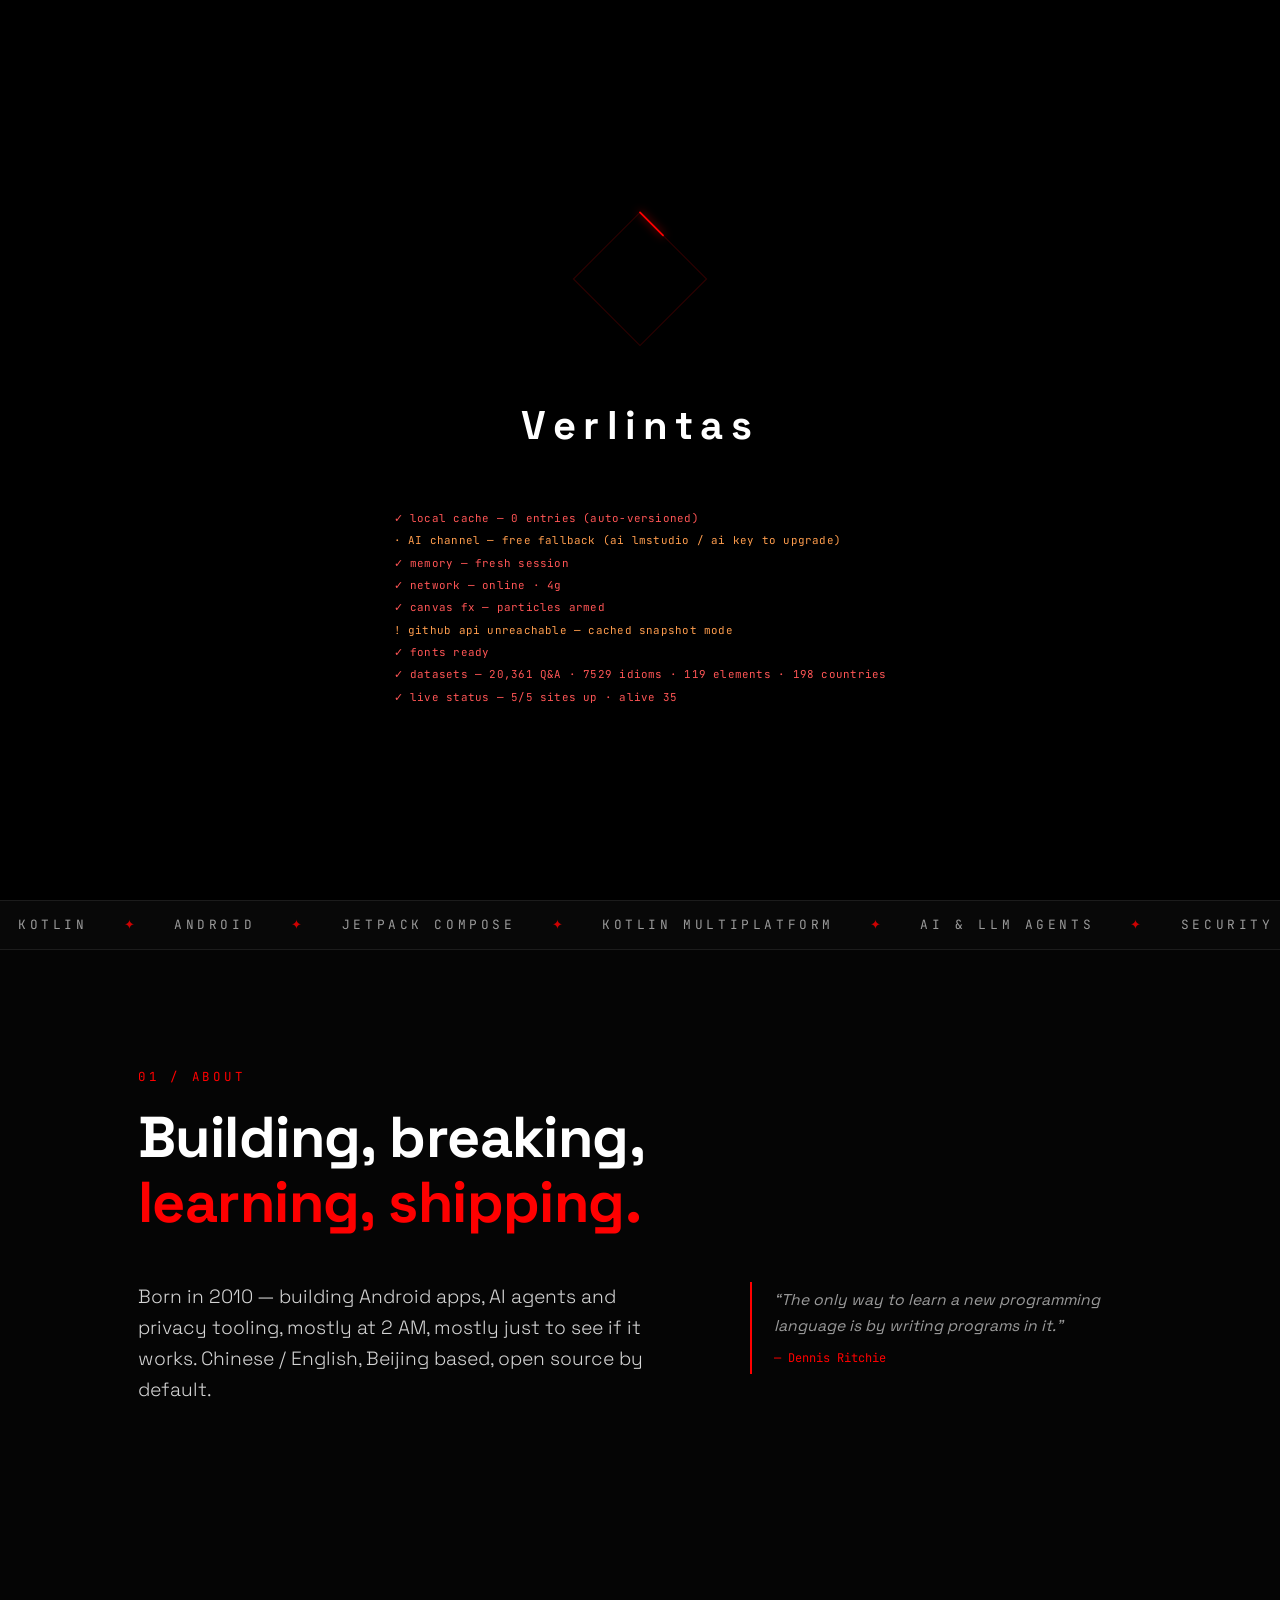
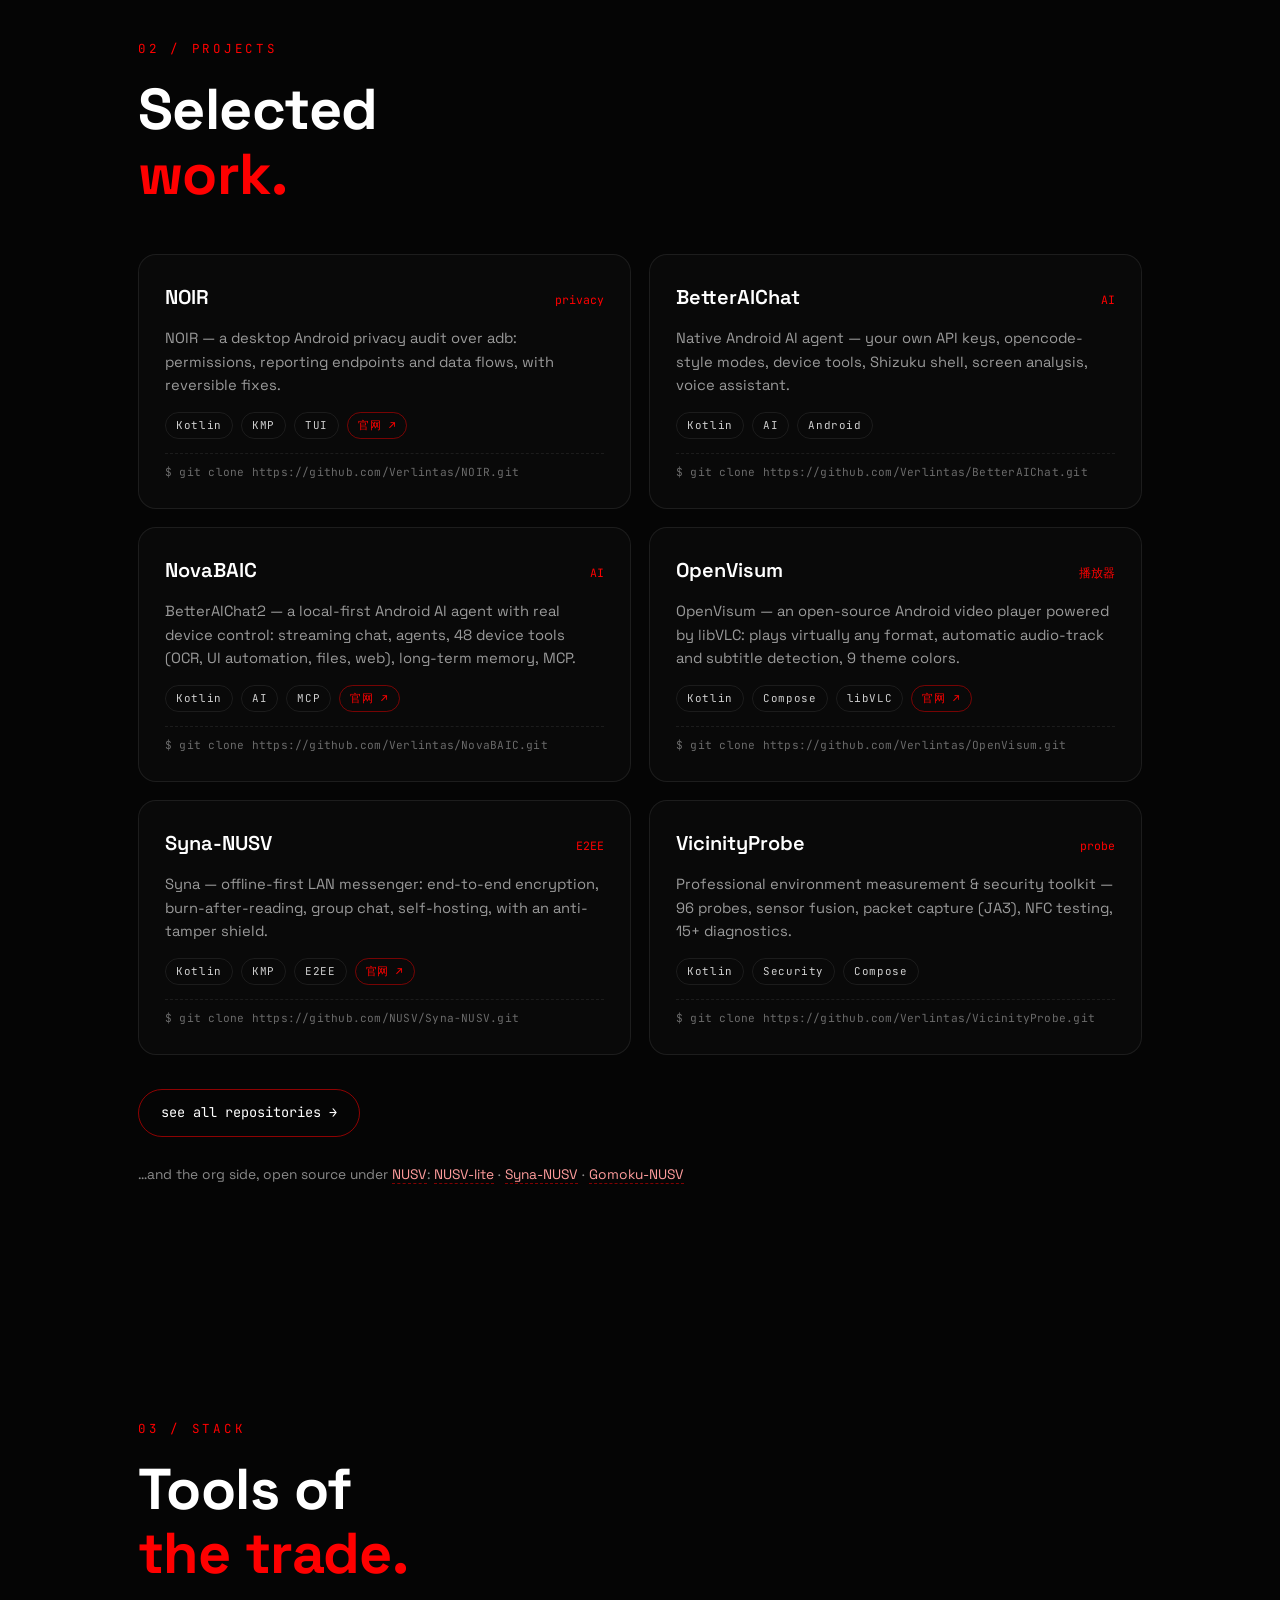
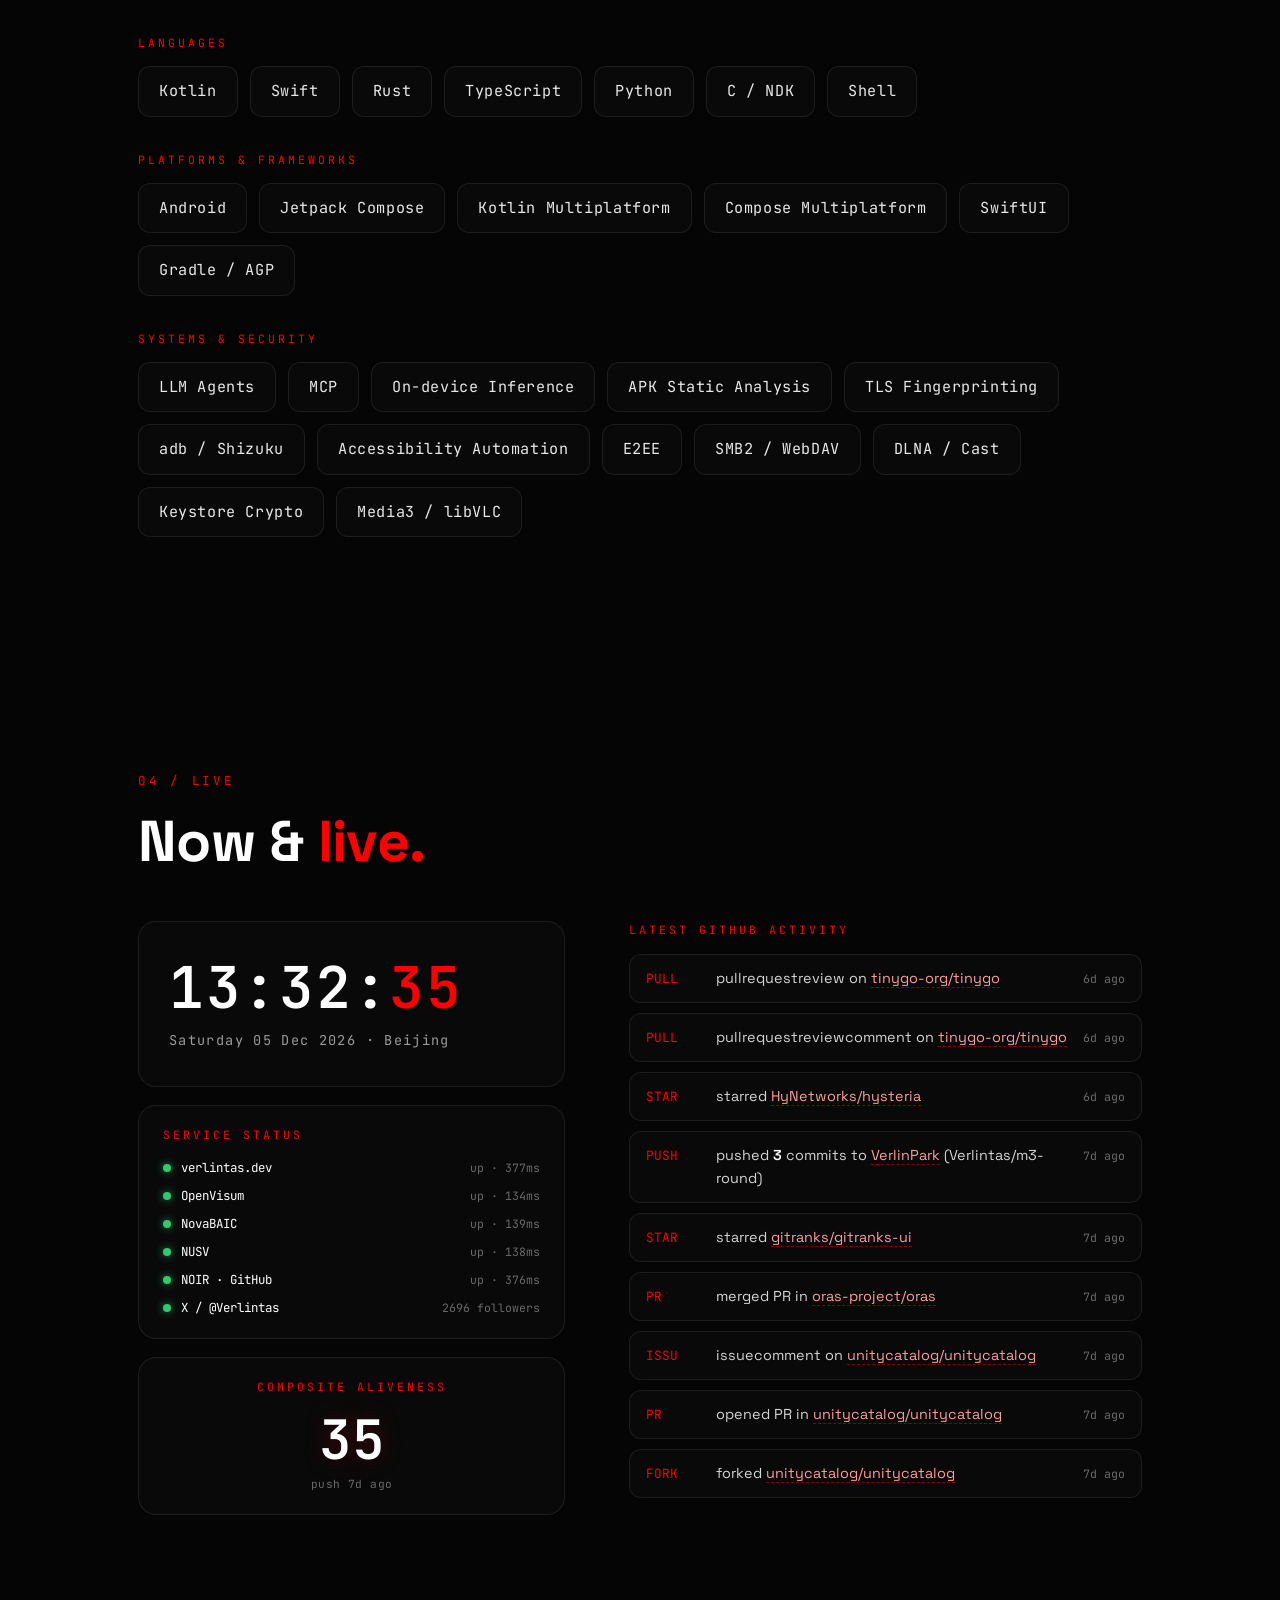
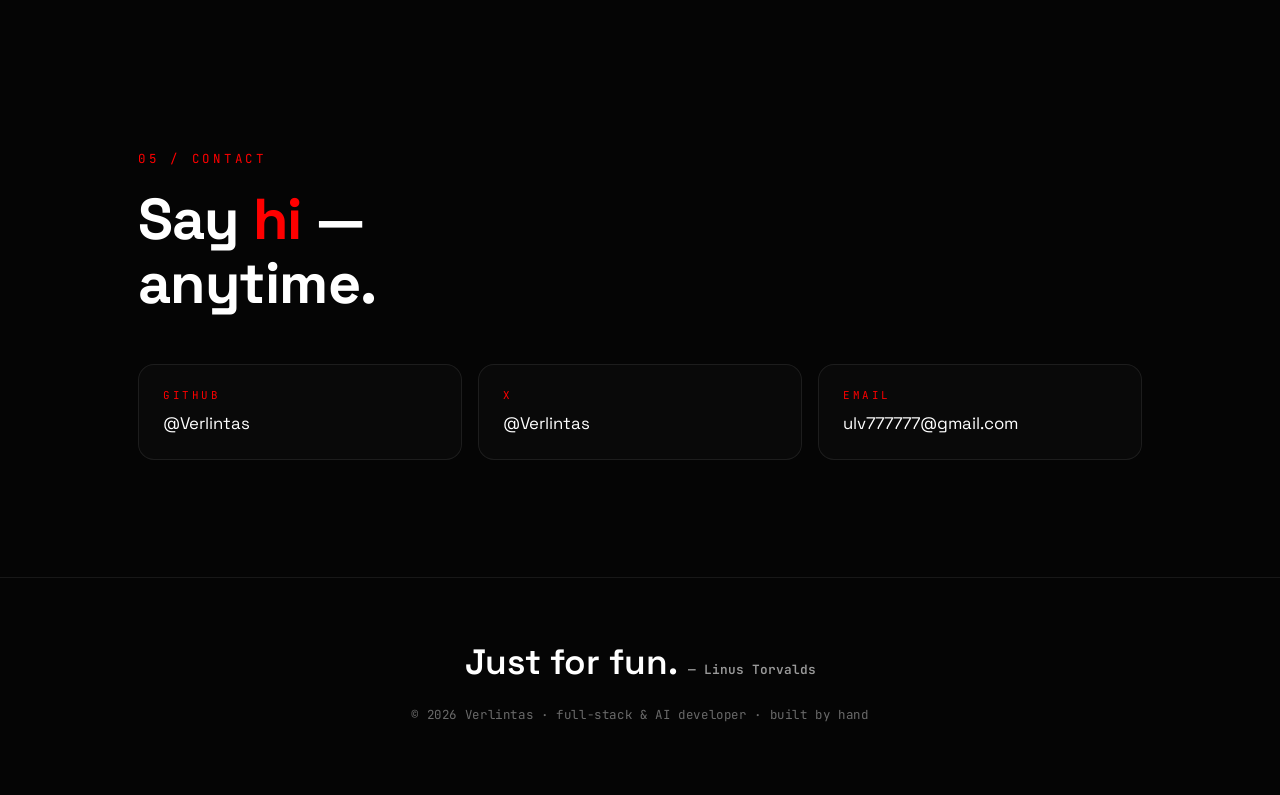
<file: index.html>
<!DOCTYPE html>
<html lang="en">
<head>
  <meta charset="UTF-8">
  <meta name="viewport" content="width=device-width, initial-scale=1.0">
  <title>Verlintas - AI developer</title>
  <meta name="description" content="Verlintas — full-stack &amp; AI developer in Beijing. Android, Kotlin Multiplatform, on-device AI agents, privacy and security tooling. Open source, offline-first.">
  <link rel="canonical" href="https://verlintas.dev/">
  <meta property="og:type" content="website">
  <meta property="og:url" content="https://verlintas.dev/">
  <meta property="og:site_name" content="Verlintas">
  <meta property="og:title" content="Verlintas - AI developer">
  <meta property="og:description" content="Full-stack &amp; AI developer in Beijing. Android, Kotlin Multiplatform, on-device AI agents, privacy and security tooling.">
  <meta property="og:image" content="https://verlintas.dev/assets/og.png">
  <meta property="og:image:width" content="1200">
  <meta property="og:image:height" content="630">
  <meta name="twitter:card" content="summary_large_image">
  <meta name="twitter:site" content="@Verlintas">
  <meta name="twitter:title" content="Verlintas - AI developer">
  <meta name="twitter:description" content="Full-stack &amp; AI developer in Beijing. Android, Kotlin Multiplatform, on-device AI agents, privacy and security tooling.">
  <meta name="twitter:image" content="https://verlintas.dev/assets/og.png">
  <link rel="icon" type="image/svg+xml" href="assets/favicon.svg">
  <link rel="preconnect" href="https://fonts.googleapis.com">
  <link rel="preconnect" href="https://fonts.gstatic.com" crossorigin>
  <link href="https://fonts.googleapis.com/css2?family=Space+Grotesk:wght@400;500;600;700&family=JetBrains+Mono:wght@400;500;600&display=swap" rel="stylesheet">
  <link rel="stylesheet" href="assets/css/style.css">
</head>
<body class="is-loading">

  <div class="loader" id="loader" aria-hidden="true">
    <div class="loader-stage">
      <svg class="loader-diamond" viewBox="0 0 240 240">
        <path class="ld-base" d="M120 26 L214 120 L120 214 L26 120 Z"/>
        <path class="ld-flow"  d="M120 26 L214 120 L120 214 L26 120 Z"/>
      </svg>
      <p class="loader-name" aria-hidden="true"><span>V</span><span>e</span><span>r</span><span>l</span><span>i</span><span>n</span><span>t</span><span>a</span><span>s</span></p>
      <div class="boot-log" id="bootLog" aria-hidden="true"></div>
    </div>
  </div>

  <div class="grid-overlay" aria-hidden="true"></div>
  <canvas id="fx" aria-hidden="true"></canvas>
  <div class="scroll-progress" id="scrollProgress" aria-hidden="true"></div>

  <header class="nav">
    <a class="nav-logo" href="#top">V<span class="nav-logo-accent">.</span></a>
    <nav class="nav-links">
      <a href="#about">About</a>
      <a href="#projects">Projects</a>
      <a href="#stack">Stack</a>
      <a href="#live">Live</a>
      <a href="#contact">Contact</a>
      <button class="nav-term" id="termToggle" title="hidden terminal — press `" aria-label="open hidden terminal">
        <svg viewBox="0 0 24 24" width="13" height="13"><path fill="none" stroke="currentColor" stroke-width="2.4" d="M12 3 L21 12 L12 21 L3 12 Z"/></svg>
      </button>
    </nav>
  </header>

  <main id="top">

    <!-- ══════════ HERO ══════════ -->
    <section class="hero">
      <div class="hero-glow" aria-hidden="true"></div>
      <div class="hero-content">
        <p class="hero-hello fade-up delay-1">Hello, my name is</p>
        <div class="hero-name-wrap fade-up delay-2">
          <h1 class="hero-name" id="heroName">Verlintas</h1>
        </div>
        <p class="hero-sub fade-up delay-3">Building Android apps, AI agents and privacy tools.</p>
        <p class="two-am fade-up delay-4" id="twoAm" hidden>it's 2 AM — Verlintas is probably still coding.</p>
        <div class="hero-pills fade-up delay-4">
          <span class="pill"><span class="dot"></span>Beijing · China</span>
          <span class="pill">Full-stack &amp; AI Developer</span>
          <span class="pill">Born 2010</span>
        </div>
        <a class="hero-scroll fade-up delay-5" href="#about" aria-label="scroll down">
          <svg viewBox="0 0 24 24" width="22" height="22"><path fill="none" stroke="currentColor" stroke-width="2" stroke-linecap="round" d="M6 9l6 6 6-6"/></svg>
        </a>
      </div>
    </section>

    <!-- ══════════ MARQUEE ══════════ -->
    <div class="marquee" aria-hidden="true">
      <div class="marquee-track">
        <span>Kotlin</span><span class="sep">✦</span><span>Android</span><span class="sep">✦</span><span>Jetpack Compose</span><span class="sep">✦</span><span>Kotlin Multiplatform</span><span class="sep">✦</span><span>AI &amp; LLM Agents</span><span class="sep">✦</span><span>Security Tools</span><span class="sep">✦</span><span>Swift</span><span class="sep">✦</span><span>Shell</span><span class="sep">✦</span>
        <span>Kotlin</span><span class="sep">✦</span><span>Android</span><span class="sep">✦</span><span>Jetpack Compose</span><span class="sep">✦</span><span>Kotlin Multiplatform</span><span class="sep">✦</span><span>AI &amp; LLM Agents</span><span class="sep">✦</span><span>Security Tools</span><span class="sep">✦</span><span>Swift</span><span class="sep">✦</span><span>Shell</span><span class="sep">✦</span>
      </div>
    </div>

    <!-- ══════════ ABOUT ══════════ -->
    <section class="section" id="about">
      <p class="section-tag">01 / about</p>
      <h2 class="section-title">Building, breaking,<br><em>learning, shipping.</em></h2>
      <div class="about-grid">
        <p class="about-copy reveal">
          Born in 2010 — building Android apps, AI agents and privacy
          tooling, mostly at 2 AM, mostly just to see if it works.
          Chinese / English, Beijing based, open source by default.
        </p>
        <blockquote class="about-quote reveal">
          “The only way to learn a new programming language is by writing programs in it.”
          <footer>— Dennis Ritchie</footer>
        </blockquote>
      </div>
    </section>

    <!-- ══════════ PROJECTS ══════════ -->
    <section class="section" id="projects">
      <p class="section-tag">02 / projects</p>
      <h2 class="section-title">Selected<br><em>work.</em></h2>
      <div class="proj-grid">
        <!-- pinned:start — generated by scripts/pinned.py; edit FEATURED/CURATED there -->
        <div class="proj-card reveal">
          <div class="proj-top">
            <a class="proj-name proj-main" href="https://github.com/Verlintas/NOIR" target="_blank" rel="noopener">NOIR</a>
            <span class="proj-star">privacy</span>
          </div>
          <p class="proj-desc">NOIR — a desktop Android privacy audit over adb: permissions, reporting endpoints and data flows, with reversible fixes.</p>
          <div class="proj-meta"><span class="chip">Kotlin</span><span class="chip">KMP</span><span class="chip">TUI</span><a class="chip chip-site" href="https://verlintas.dev/noir/" target="_blank" rel="noopener" title="project website">官网 ↗</a></div>
          <span class="clone-line" data-repo="Verlintas/NOIR" title="click to copy">$ git clone https://github.com/Verlintas/NOIR.git</span>
        </div>

        <a class="proj-card reveal" href="https://github.com/Verlintas/BetterAIChat" target="_blank" rel="noopener">
          <div class="proj-top"><span class="proj-name">BetterAIChat</span><span class="proj-star">AI</span></div>
          <p class="proj-desc">Native Android AI agent — your own API keys, opencode-style modes, device tools, Shizuku shell, screen analysis, voice assistant.</p>
          <div class="proj-meta"><span class="chip">Kotlin</span><span class="chip">AI</span><span class="chip">Android</span></div>
          <span class="clone-line" data-repo="Verlintas/BetterAIChat" title="click to copy">$ git clone https://github.com/Verlintas/BetterAIChat.git</span>
        </a>

        <div class="proj-card reveal">
          <div class="proj-top">
            <a class="proj-name proj-main" href="https://github.com/Verlintas/NovaBAIC" target="_blank" rel="noopener">NovaBAIC</a>
            <span class="proj-star">AI</span>
          </div>
          <p class="proj-desc">BetterAIChat2 — a local-first Android AI agent with real device control: streaming chat, agents, 48 device tools (OCR, UI automation, files, web), long-term memory, MCP.</p>
          <div class="proj-meta"><span class="chip">Kotlin</span><span class="chip">AI</span><span class="chip">MCP</span><a class="chip chip-site" href="https://verlintas.dev/NovaBAIC/" target="_blank" rel="noopener" title="project website">官网 ↗</a></div>
          <span class="clone-line" data-repo="Verlintas/NovaBAIC" title="click to copy">$ git clone https://github.com/Verlintas/NovaBAIC.git</span>
        </div>

        <div class="proj-card reveal">
          <div class="proj-top">
            <a class="proj-name proj-main" href="https://github.com/Verlintas/OpenVisum" target="_blank" rel="noopener">OpenVisum</a>
            <span class="proj-star">播放器</span>
          </div>
          <p class="proj-desc">OpenVisum — an open-source Android video player powered by libVLC: plays virtually any format, automatic audio-track and subtitle detection, 9 theme colors.</p>
          <div class="proj-meta"><span class="chip">Kotlin</span><span class="chip">Compose</span><span class="chip">libVLC</span><a class="chip chip-site" href="https://verlintas.dev/OpenVisum/" target="_blank" rel="noopener" title="project website">官网 ↗</a></div>
          <span class="clone-line" data-repo="Verlintas/OpenVisum" title="click to copy">$ git clone https://github.com/Verlintas/OpenVisum.git</span>
        </div>

        <div class="proj-card reveal">
          <div class="proj-top">
            <a class="proj-name proj-main" href="https://github.com/NUSV/Syna-NUSV" target="_blank" rel="noopener">Syna-NUSV</a>
            <span class="proj-star">E2EE</span>
          </div>
          <p class="proj-desc">Syna — offline-first LAN messenger: end-to-end encryption, burn-after-reading, group chat, self-hosting, with an anti-tamper shield.</p>
          <div class="proj-meta"><span class="chip">Kotlin</span><span class="chip">KMP</span><span class="chip">E2EE</span><a class="chip chip-site" href="https://nusv.github.io" target="_blank" rel="noopener" title="project website">官网 ↗</a></div>
          <span class="clone-line" data-repo="NUSV/Syna-NUSV" title="click to copy">$ git clone https://github.com/NUSV/Syna-NUSV.git</span>
        </div>

        <a class="proj-card reveal" href="https://github.com/Verlintas/VicinityProbe" target="_blank" rel="noopener">
          <div class="proj-top"><span class="proj-name">VicinityProbe</span><span class="proj-star">probe</span></div>
          <p class="proj-desc">Professional environment measurement &amp; security toolkit — 96 probes, sensor fusion, packet capture (JA3), NFC testing, 15+ diagnostics.</p>
          <div class="proj-meta"><span class="chip">Kotlin</span><span class="chip">Security</span><span class="chip">Compose</span></div>
          <span class="clone-line" data-repo="Verlintas/VicinityProbe" title="click to copy">$ git clone https://github.com/Verlintas/VicinityProbe.git</span>
        </a>
        <!-- pinned:end -->
      </div>
      <a class="btn-ghost reveal" href="https://github.com/Verlintas?tab=repositories" target="_blank" rel="noopener">see all repositories →</a>
      <p class="org-line reveal">…and the org side, open source under <a href="https://github.com/NUSV" target="_blank" rel="noopener">NUSV</a>:
        <a href="https://github.com/NUSV/NUSV-lite" target="_blank" rel="noopener">NUSV-lite</a> ·
        <a href="https://github.com/NUSV/Syna-NUSV" target="_blank" rel="noopener">Syna-NUSV</a> ·
        <a href="https://github.com/NUSV/Gomoku-NUSV" target="_blank" rel="noopener">Gomoku-NUSV</a>
      </p>
    </section>

    <!-- ══════════ STACK ══════════ -->
    <section class="section" id="stack">
      <p class="section-tag">03 / stack</p>
      <h2 class="section-title">Tools of<br><em>the trade.</em></h2>

      <div class="stack-group reveal">
        <p class="stack-label">Languages</p>
        <div class="stack-grid">
          <a class="stack-item" data-c="7F52FF" href="https://kotlinlang.org" target="_blank" rel="noopener">Kotlin</a>
          <a class="stack-item" data-c="FA7343" href="https://www.swift.org" target="_blank" rel="noopener">Swift</a>
          <a class="stack-item" data-c="DEA584" href="https://www.rust-lang.org" target="_blank" rel="noopener">Rust</a>
          <a class="stack-item" data-c="3178C6" href="https://www.typescriptlang.org" target="_blank" rel="noopener">TypeScript</a>
          <a class="stack-item" data-c="3776AB" href="https://www.python.org" target="_blank" rel="noopener">Python</a>
          <a class="stack-item" data-c="A8B9CC" href="https://developer.android.com/ndk" target="_blank" rel="noopener">C / NDK</a>
          <a class="stack-item" data-c="4EAA25" href="https://www.gnu.org/software/bash/" target="_blank" rel="noopener">Shell</a>
        </div>
      </div>

      <div class="stack-group reveal">
        <p class="stack-label">Platforms &amp; Frameworks</p>
        <div class="stack-grid">
          <a class="stack-item" data-c="3DDC84" href="https://developer.android.com" target="_blank" rel="noopener">Android</a>
          <a class="stack-item" data-c="4285F4" href="https://developer.android.com/develop/ui/compose" target="_blank" rel="noopener">Jetpack Compose</a>
          <a class="stack-item" data-c="7F52FF" href="https://kotlinlang.org/multiplatform" target="_blank" rel="noopener">Kotlin Multiplatform</a>
          <a class="stack-item" data-c="0D84F4" href="https://www.jetbrains.com/compose-multiplatform/" target="_blank" rel="noopener">Compose Multiplatform</a>
          <a class="stack-item" data-c="0D84F4" href="https://developer.apple.com/swiftui" target="_blank" rel="noopener">SwiftUI</a>
          <a class="stack-item" data-c="03A9F4" href="https://gradle.org" target="_blank" rel="noopener">Gradle / AGP</a>
        </div>
      </div>

      <div class="stack-group reveal">
        <p class="stack-label">Systems &amp; Security</p>
        <div class="stack-grid">
          <a class="stack-item" data-c="FF6F00" href="https://github.com/Verlintas/NovaBAIC" target="_blank" rel="noopener">LLM Agents</a>
          <a class="stack-item" data-c="FF6F00" href="https://modelcontextprotocol.io" target="_blank" rel="noopener">MCP</a>
          <a class="stack-item" data-c="00BFA5" href="https://github.com/Verlintas/OpenTraduko" target="_blank" rel="noopener">On-device Inference</a>
          <a class="stack-item" data-c="00C2A8" href="https://github.com/Verlintas/NOIR" target="_blank" rel="noopener">APK Static Analysis</a>
          <a class="stack-item" data-c="00A1D6" href="https://github.com/Verlintas/VicinityProbe" target="_blank" rel="noopener">TLS Fingerprinting</a>
          <a class="stack-item" data-c="3DDC84" href="https://github.com/Verlintas/NOIR" target="_blank" rel="noopener">adb / Shizuku</a>
          <a class="stack-item" data-c="FFB300" href="https://github.com/Verlintas/NovaBAIC" target="_blank" rel="noopener">Accessibility Automation</a>
          <a class="stack-item" data-c="8E44AD" href="https://github.com/NUSV/Syna-NUSV" target="_blank" rel="noopener">E2EE</a>
          <a class="stack-item" data-c="546E7A" href="https://github.com/Verlintas/OpenVisum" target="_blank" rel="noopener">SMB2 / WebDAV</a>
          <a class="stack-item" data-c="00ACC1" href="https://github.com/Verlintas/OpenVisum" target="_blank" rel="noopener">DLNA / Cast</a>
          <a class="stack-item" data-c="FF7043" href="https://developer.android.com/privacy-and-security/keystore" target="_blank" rel="noopener">Keystore Crypto</a>
          <a class="stack-item" data-c="FF8A65" href="https://www.videolan.org/vlc/libvlc.html" target="_blank" rel="noopener">Media3 / libVLC</a>
        </div>
      </div>
    </section>

    <!-- ══════════ LIVE ══════════ -->
    <section class="section" id="live">
      <p class="section-tag">04 / live</p>
      <h2 class="section-title">Now &amp; <em>live.</em></h2>
      <div class="live-grid">
        <div class="live-left">
          <div class="live-clock reveal">
            <p class="clock-time" id="clockTime">--:--:--</p>
            <p class="clock-date" id="clockDate">Beijing time</p>
          </div>
          <div class="status-panel reveal">
            <p class="stack-label">Service status</p>
            <ul class="status-list" id="statusList">
              <li class="status-item status-probing" id="statusEmpty">probing…</li>
            </ul>
          </div>
          <div class="alive-panel reveal" title="rough composite of recent GitHub pushes and X posts, decaying over ~2 days">
            <p class="stack-label">Composite aliveness</p>
            <p class="alive-num" id="aliveNum">--</p>
            <p class="alive-sub" id="aliveSub">collecting signals…</p>
          </div>
        </div>
        <div class="live-feed reveal">
          <p class="stack-label">Latest GitHub activity</p>
          <ul class="feed-list" id="feedList">
            <li class="feed-empty" id="feedEmpty">…</li>
          </ul>
        </div>
      </div>
    </section>

    <!-- ══════════ CONTACT ══════════ -->
    <section class="section" id="contact">
      <p class="section-tag">05 / contact</p>
      <h2 class="section-title">Say <em>hi</em> —<br>anytime.</h2>
      <div class="contact-grid reveal">
        <a class="contact-card" href="https://github.com/Verlintas" target="_blank" rel="noopener">
          <span class="c-label">GitHub</span><span class="c-value">@Verlintas</span>
        </a>
        <a class="contact-card" href="https://x.com/Verlintas" target="_blank" rel="noopener">
          <span class="c-label">X</span><span class="c-value">@Verlintas</span>
        </a>
        <a class="contact-card" href="mailto:ulv777777@gmail.com">
          <span class="c-label">Email</span><span class="c-value">ulv777777@gmail.com</span>
        </a>
      </div>
    </section>

  </main>

  <a class="to-top" href="#top" id="toTop" aria-label="back to top">
    <svg viewBox="0 0 24 24" width="20" height="20"><path fill="none" stroke="currentColor" stroke-width="2" stroke-linecap="round" d="M18 15l-6-6-6 6"/></svg>
  </a>

  <div class="term" id="term" role="dialog" aria-label="hidden terminal" hidden>
    <div class="term-bar">
      <span class="term-title">verlintas@web — hidden terminal</span>
      <button class="term-close" id="termClose" aria-label="close terminal">×</button>
    </div>
    <div class="term-body" id="termBody"></div>
    <form class="term-line" id="termForm">
      <span class="term-prompt">verlintas@web:~$</span>
      <input class="term-input" id="termInput" autocomplete="off" spellcheck="false" aria-label="terminal input">
    </form>
  </div>

  <footer class="footer">
    <p class="footer-quote">Just for fun.<span class="footer-attrib">— Linus Torvalds</span></p>
    <p class="footer-meta">© 2026 Verlintas · full-stack &amp; AI developer · built by hand</p>
  </footer>

  <script src="assets/js/main.js"></script>
  <script src="assets/js/nlu-lib.js"></script>
</body>
</html>
</file>
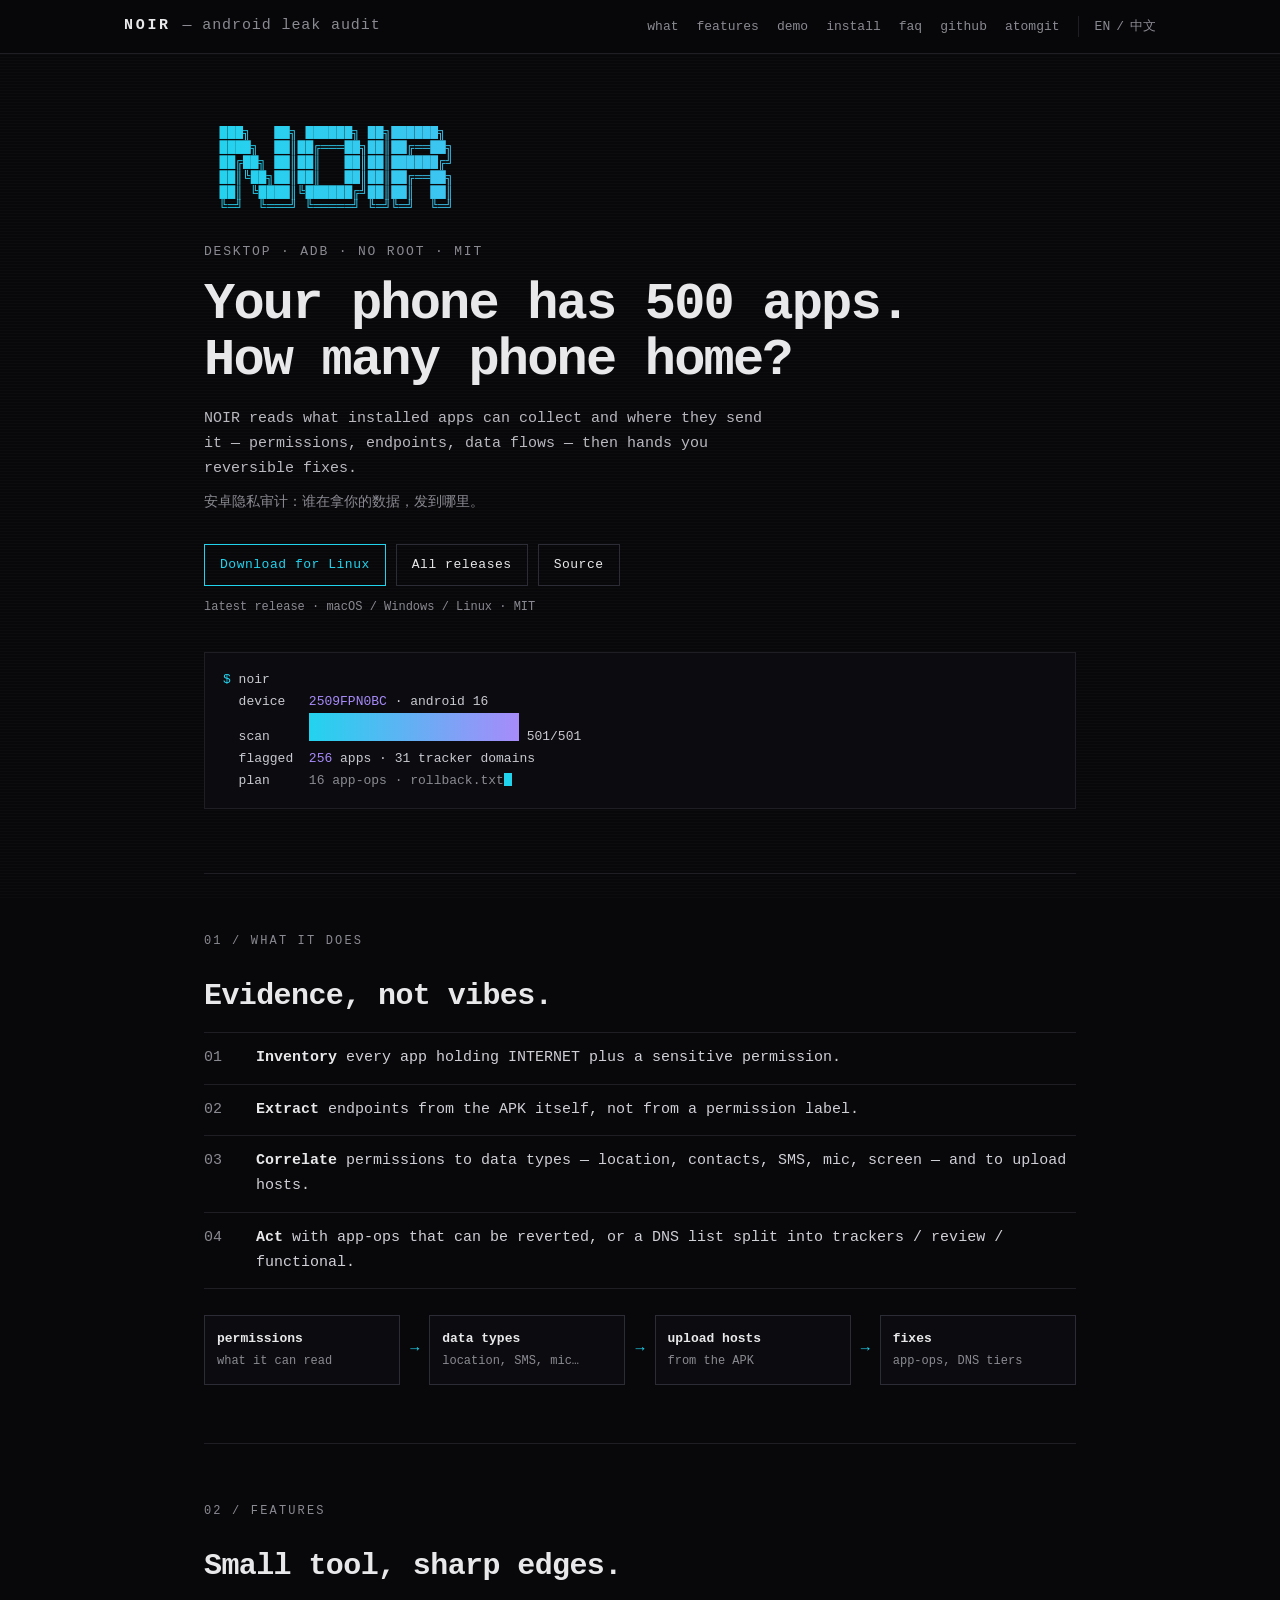
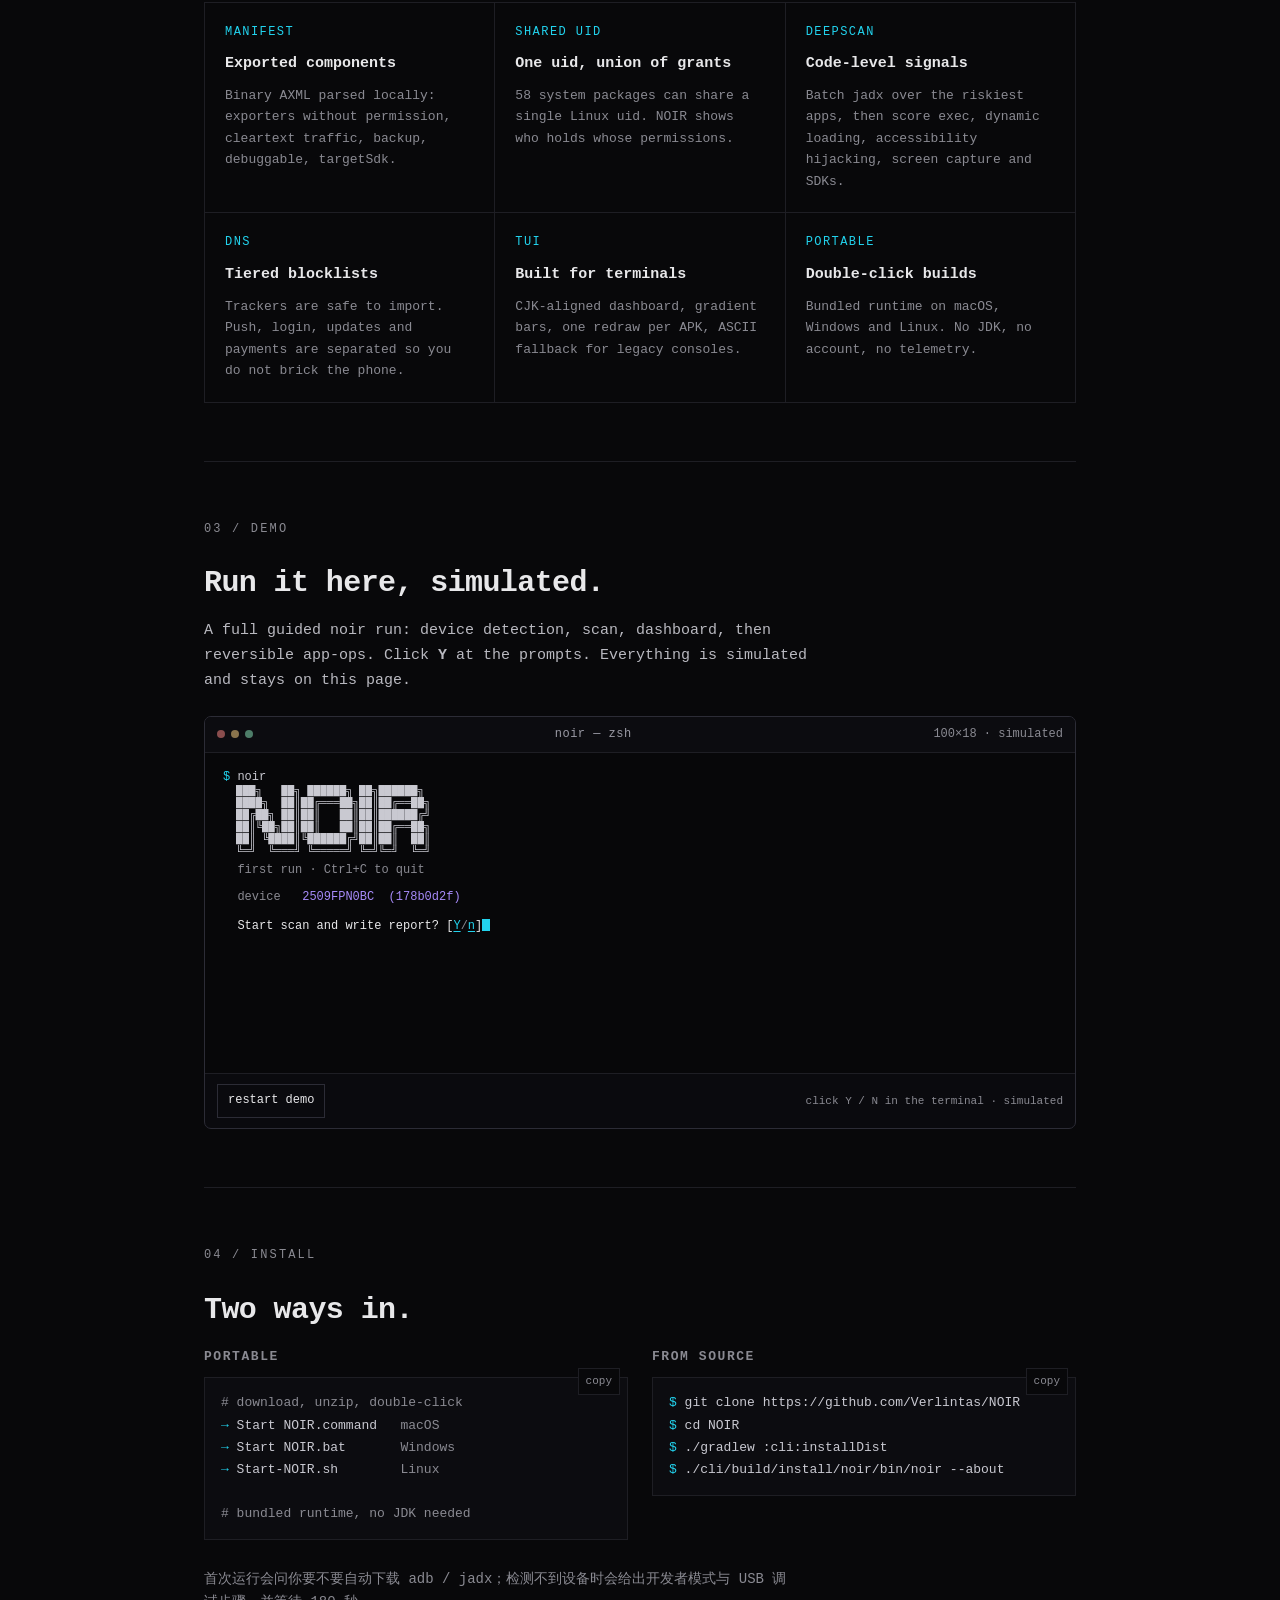
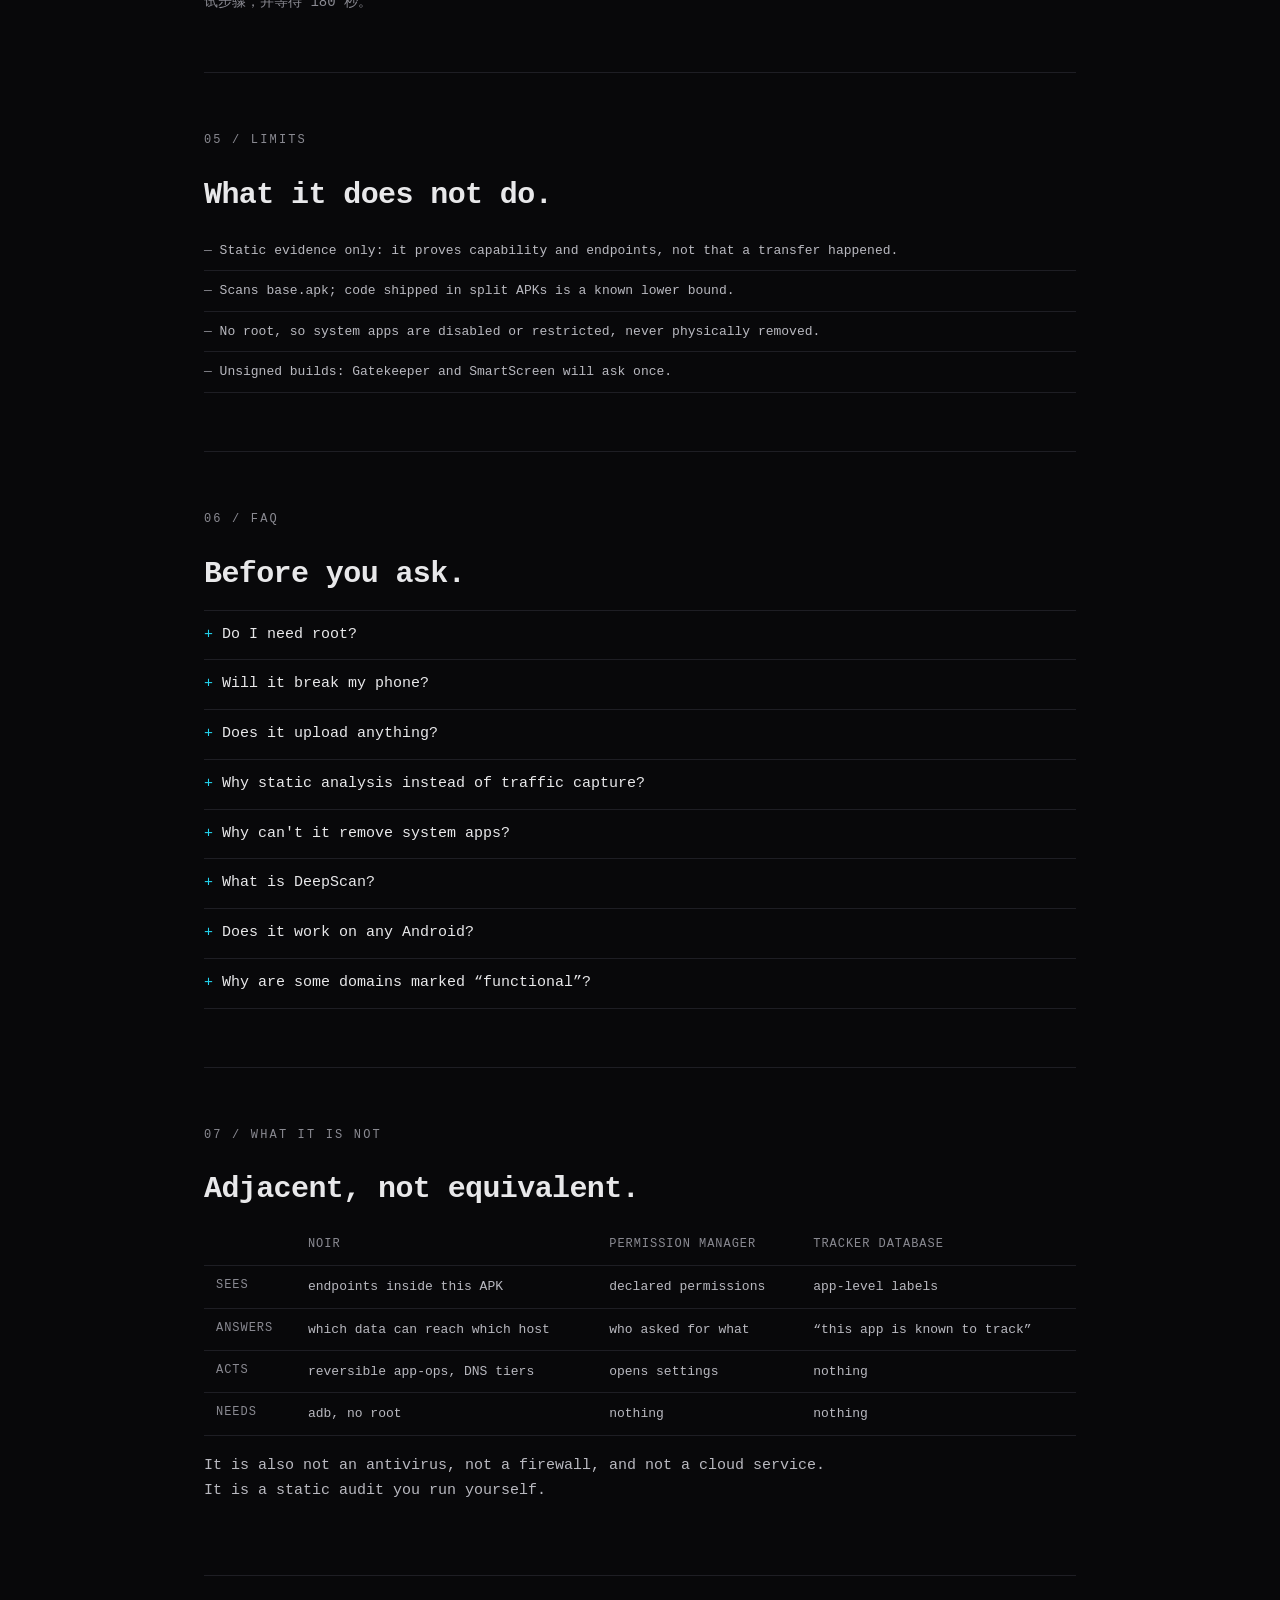
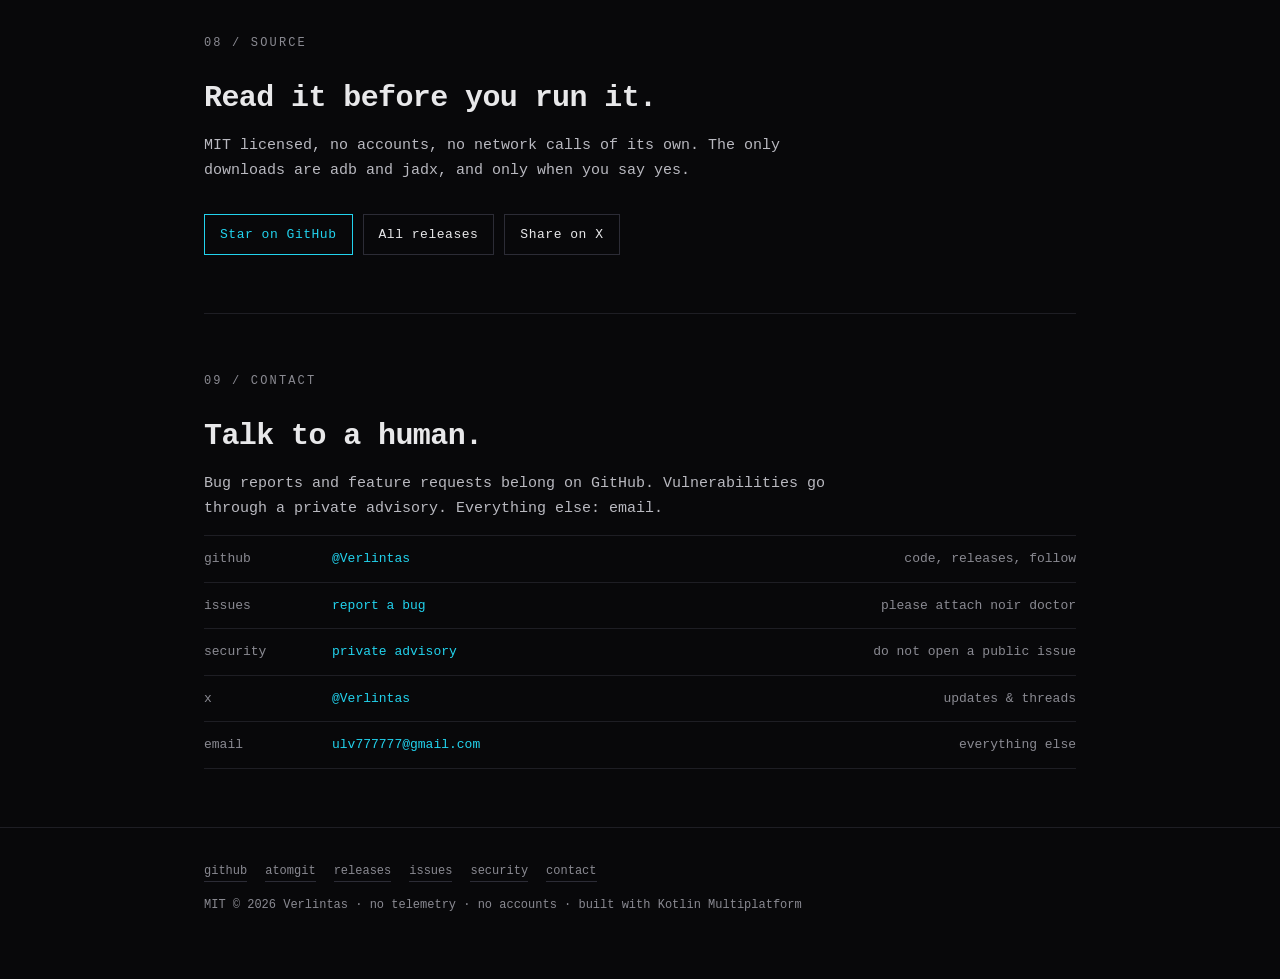
<file: noir/index.html>
<!doctype html>
<html lang="en">
<head>
<meta charset="utf-8">
<meta name="viewport" content="width=device-width, initial-scale=1">
<title>NOIR — Android leak audit</title>
<meta name="description" content="Desktop audit of what an Android device can leak: permissions, endpoints, data flows, reversible fixes. adb only, no root. MIT.">
<meta name="author" content="Verlintas">
<meta name="theme-color" content="#08080a">
<meta name="color-scheme" content="dark">
<link rel="canonical" href="https://verlintas.dev/noir/">
<link rel="alternate" hreflang="en" href="https://verlintas.dev/noir/">
<link rel="alternate" hreflang="zh" href="https://verlintas.dev/noir/zh/">
<link rel="alternate" hreflang="x-default" href="https://verlintas.dev/noir/">

<meta property="og:title" content="NOIR — Android leak audit">
<meta property="og:description" content="What can your phone leak, and where does it go? adb only, no root, reversible fixes.">
<meta property="og:type" content="website">
<meta property="og:site_name" content="NOIR">
<meta property="og:url" content="https://verlintas.dev/noir/">
<meta property="og:locale" content="en_US">
<meta property="og:locale:alternate" content="zh_CN">
<meta property="og:image" content="https://verlintas.dev/noir/assets/og.png">
<meta property="og:image:width" content="1200">
<meta property="og:image:height" content="630">
<meta property="og:image:alt" content="NOIR — Your phone has 500 apps. How many phone home?">
<meta name="twitter:card" content="summary_large_image">
<meta name="twitter:site" content="@Verlintas">
<meta name="twitter:creator" content="@Verlintas">
<meta name="twitter:title" content="NOIR — Android leak audit">
<meta name="twitter:description" content="What can your phone leak, and where does it go? adb only, no root, reversible fixes.">
<meta name="twitter:image" content="https://verlintas.dev/noir/assets/og.png">
<meta name="twitter:image:alt" content="NOIR — Your phone has 500 apps. How many phone home?">

<link rel="icon" href="assets/icon.svg" type="image/svg+xml">
<link rel="apple-touch-icon" href="assets/apple-touch-icon.png">
<link rel="manifest" href="assets/manifest.webmanifest">
<link rel="stylesheet" href="assets/style.css">
<script src="assets/app.js" defer></script>

<script type="application/ld+json">
{
  "@context": "https://schema.org",
  "@type": "SoftwareApplication",
  "name": "NOIR",
  "applicationCategory": "SecurityApplication",
  "operatingSystem": "macOS, Windows, Linux",
  "url": "https://verlintas.dev/noir/",
  "codeRepository": "https://github.com/Verlintas/NOIR",
  "license": "https://opensource.org/licenses/MIT",
  "offers": { "@type": "Offer", "price": "0", "priceCurrency": "USD" },
  "description": "Desktop audit of what an Android device can leak: permissions, endpoints, data flows, reversible fixes."
}
</script>
</head>
<body>

<a class="skip" href="#main">skip to content</a>

<header>
  <div class="bar">
    <a class="brand" href="./">NOIR <span>— android leak audit</span></a>
    <nav>
      <a class="keep" href="#what">what</a>
      <a href="#features">features</a>
      <a href="#demo">demo</a>
      <a href="#install">install</a>
      <a href="#faq">faq</a>
      <a class="keep" href="https://github.com/Verlintas/NOIR">github</a>
      <a href="https://atomgit.com/Verlintas/NOIR">atomgit</a>
      <span class="lang"><span class="active">EN</span> / <a class="lang-link" href="./zh/" hreflang="zh" lang="zh">中文</a></span>
    </nav>
  </div>
</header>

<main class="wrap" id="main">

  <section class="hero">
    <pre class="logo" role="img" aria-label="NOIR">  ███╗   ██╗ ██████╗ ██╗██████╗
  ████╗  ██║██╔═══██╗██║██╔══██╗
  ██╔██╗ ██║██║   ██║██║██████╔╝
  ██║╚██╗██║██║   ██║██║██╔══██╗
  ██║ ╚████║╚██████╔╝██║██║  ██║
  ╚═╝  ╚═══╝ ╚═════╝ ╚═╝╚═╝  ╚═╝</pre>

    <p class="kicker">desktop · adb · no root · mit</p>

    <h1>Your phone has 500 apps.<br>How many phone home?</h1>

    <p class="lede">
      NOIR reads what installed apps can collect and where they send it —
      permissions, endpoints, data flows — then hands you reversible fixes.
    </p>
    <p class="cn" lang="zh">安卓隐私审计：谁在拿你的数据，发到哪里。</p>

    <div class="cta">
      <a class="btn primary" id="download-primary" href="https://github.com/Verlintas/NOIR/releases/latest">Download latest</a>
      <a class="btn" id="download-all" href="https://github.com/Verlintas/NOIR/releases">All releases</a>
      <a class="btn" href="https://github.com/Verlintas/NOIR">Source</a>
      <a class="stars" id="stars" href="https://github.com/Verlintas/NOIR" hidden>★ <b>—</b> stars</a>
    </div>
    <p class="release" id="release-meta">latest release · macOS / Windows / Linux · MIT</p>

    <pre class="term"><span class="p">$</span> noir
  device   <span class="v">2509FPN0BC</span> · android 16
  scan     <span class="bar"></span> 501/501
  flagged  <span class="v">256</span> apps · 31 tracker domains
  plan     <span class="d">16 app-ops · rollback.txt</span><span class="caret"></span></pre>
  </section>

  <section class="reveal" id="what">
    <p class="sec-label">01 / What it does</p>
    <h2>Evidence, not vibes.</h2>

    <div class="rows">
      <div class="row"><span class="n">01</span><span class="t"><b>Inventory</b> every app holding INTERNET plus a sensitive permission.</span></div>
      <div class="row"><span class="n">02</span><span class="t"><b>Extract</b> endpoints from the APK itself, not from a permission label.</span></div>
      <div class="row"><span class="n">03</span><span class="t"><b>Correlate</b> permissions to data types — location, contacts, SMS, mic, screen — and to upload hosts.</span></div>
      <div class="row"><span class="n">04</span><span class="t"><b>Act</b> with app-ops that can be reverted, or a DNS list split into trackers / review / functional.</span></div>
    </div>

    <div class="flow" aria-hidden="true">
      <div class="box"><b>permissions</b><span>what it can read</span></div>
      <div class="arrow">→</div>
      <div class="box"><b>data types</b><span>location, SMS, mic…</span></div>
      <div class="arrow">→</div>
      <div class="box"><b>upload hosts</b><span>from the APK</span></div>
      <div class="arrow">→</div>
      <div class="box"><b>fixes</b><span>app-ops, DNS tiers</span></div>
    </div>
  </section>

  <section class="reveal" id="features">
    <p class="sec-label">02 / Features</p>
    <h2>Small tool, sharp edges.</h2>

    <div class="grid">
      <div class="card"><div class="k">MANIFEST</div><h3>Exported components</h3><p>Binary AXML parsed locally: exporters without permission, cleartext traffic, backup, debuggable, targetSdk.</p></div>
      <div class="card"><div class="k">SHARED UID</div><h3>One uid, union of grants</h3><p>58 system packages can share a single Linux uid. NOIR shows who holds whose permissions.</p></div>
      <div class="card"><div class="k">DEEPSCAN</div><h3>Code-level signals</h3><p>Batch jadx over the riskiest apps, then score exec, dynamic loading, accessibility hijacking, screen capture and SDKs.</p></div>
      <div class="card"><div class="k">DNS</div><h3>Tiered blocklists</h3><p>Trackers are safe to import. Push, login, updates and payments are separated so you do not brick the phone.</p></div>
      <div class="card"><div class="k">TUI</div><h3>Built for terminals</h3><p>CJK-aligned dashboard, gradient bars, one redraw per APK, ASCII fallback for legacy consoles.</p></div>
      <div class="card"><div class="k">PORTABLE</div><h3>Double-click builds</h3><p>Bundled runtime on macOS, Windows and Linux. No JDK, no account, no telemetry.</p></div>
    </div>
  </section>

  <section class="reveal" id="demo">
    <p class="sec-label">03 / Demo</p>
    <h2>Run it here, simulated.</h2>
    <p>A full guided <code>noir</code> run: device detection, scan, dashboard, then reversible app-ops. Click <b>Y</b> at the prompts. Everything is simulated and stays on this page.</p>

    <div class="demo">
      <div class="demo-bar">
        <span class="demo-dots" aria-hidden="true"><i></i><i></i><i></i></span>
        <span class="demo-title">noir — zsh</span>
        <span class="demo-size" id="demo-size">100×18 · simulated</span>
        <span class="demo-pan">tap Y · swipe →</span>
      </div>
      <div class="demo-body" id="demo-body" role="region" tabindex="0" aria-live="polite" aria-label="simulated terminal output"><div class="tui-fallback">JavaScript is off — run <code>noir</code> in your terminal to see this flow.</div></div>
      <div class="demo-actions">
        <button id="demo-reset" type="button">restart demo</button>
        <span class="demo-note">click Y / N in the terminal · simulated</span>
      </div>
    </div>
  </section>

  <section class="reveal" id="install">
    <p class="sec-label">04 / Install</p>
    <h2>Two ways in.</h2>

    <div class="cols">
      <div>
        <h3>Portable</h3>
        <div class="code-wrap">
<pre class="code"><span class="c"># download, unzip, double-click</span>
<span class="p">→</span> Start NOIR.command   <span class="c">macOS</span>
<span class="p">→</span> Start NOIR.bat       <span class="c">Windows</span>
<span class="p">→</span> Start-NOIR.sh        <span class="c">Linux</span>

<span class="c"># bundled runtime, no JDK needed</span></pre>
          <button class="copy" type="button">copy</button>
        </div>
      </div>
      <div>
        <h3>From source</h3>
        <div class="code-wrap">
<pre class="code"><span class="p">$</span> git clone https://github.com/Verlintas/NOIR
<span class="p">$</span> cd NOIR
<span class="p">$</span> ./gradlew :cli:installDist
<span class="p">$</span> ./cli/build/install/noir/bin/noir --about</pre>
          <button class="copy" type="button">copy</button>
        </div>
      </div>
    </div>

    <p class="cn" lang="zh">首次运行会问你要不要自动下载 adb / jadx；检测不到设备时会给出开发者模式与 USB 调试步骤，并等待 180 秒。</p>
  </section>

  <section class="reveal" id="limits">
    <p class="sec-label">05 / Limits</p>
    <h2>What it does not do.</h2>
    <ul class="limits">
      <li>Static evidence only: it proves capability and endpoints, not that a transfer happened.</li>
      <li>Scans <code>base.apk</code>; code shipped in split APKs is a known lower bound.</li>
      <li>No root, so system apps are disabled or restricted, never physically removed.</li>
      <li>Unsigned builds: Gatekeeper and SmartScreen will ask once.</li>
    </ul>
  </section>

  <section class="reveal" id="faq">
    <p class="sec-label">06 / FAQ</p>
    <h2>Before you ask.</h2>

    <div class="faq">
      <details>
        <summary>Do I need root?</summary>
        <p>No. Everything runs through <code>adb shell</code>. Uninstalling is limited to <code>--user 0</code>, so the system partition is never modified and a factory reset brings everything back.</p>
      </details>
      <details>
        <summary>Will it break my phone?</summary>
        <p>The default run is read-only. <code>--apply</code> only changes app-ops; the previous mode is recorded so each change can be rolled back from <code>rollback.txt</code>. Uninstalling is a separate, explicit command.</p>
      </details>
      <details>
        <summary>Does it upload anything?</summary>
        <p>No telemetry, no accounts, no analytics. Reports stay in your output directory. The only network access is <code>noir setup</code> downloading adb/jadx, and GitHub API calls on this page for the version and star count.</p>
      </details>
      <details>
        <summary>Why static analysis instead of traffic capture?</summary>
        <p>Static evidence answers “can this app read X and reach Y”, which works without root, without a VPN slot, and without trusting a certificate authority. It cannot prove that a transfer happened — pair it with DNS logs if you need that.</p>
      </details>
      <details>
        <summary>Why can't it remove system apps?</summary>
        <p>Without an unlocked bootloader and root, Android does not allow it. NOIR can disable or restrict them for the current user, and tells you exactly which app-op or domain is responsible.</p>
      </details>
      <details>
        <summary>What is DeepScan?</summary>
        <p><code>noir deepscan</code> pulls the riskiest APKs, runs jadx in parallel, and scores code-level signals: <code>Runtime.getRuntime().exec</code>, dynamic dex loading, accessibility rewriting, screen capture, device-id reads and known SDKs. It is a triage tool, not a decompiler replacement.</p>
      </details>
      <details>
        <summary>Does it work on any Android?</summary>
        <p>Yes, as long as <code>adb</code> can see the device. It has been tested on Xiaomi/HyperOS, AOSP emulators and vendor ROMs. Vendor-specific heuristics live in the classifier and are easy to extend.</p>
      </details>
      <details>
        <summary>Why are some domains marked “functional”?</summary>
        <p>Push, login, updates, payments, app stores and cloud sync need their endpoints. Blocking them takes out notifications or sign-in. NOIR splits exports into trackers / review / functional so you do not brick the phone.</p>
      </details>
    </div>
  </section>

  <section class="reveal" id="not">
    <p class="sec-label">07 / What it is not</p>
    <h2>Adjacent, not equivalent.</h2>

    <table class="compare">
      <thead>
        <tr><th></th><th>NOIR</th><th>Permission manager</th><th>Tracker database</th></tr>
      </thead>
      <tbody>
        <tr><th scope="row">sees</th><td>endpoints inside this APK</td><td>declared permissions</td><td>app-level labels</td></tr>
        <tr><th scope="row">answers</th><td>which data can reach which host</td><td>who asked for what</td><td>“this app is known to track”</td></tr>
        <tr><th scope="row">acts</th><td>reversible app-ops, DNS tiers</td><td>opens settings</td><td>nothing</td></tr>
        <tr><th scope="row">needs</th><td>adb, no root</td><td>nothing</td><td>nothing</td></tr>
      </tbody>
    </table>
    <p style="margin-top:18px">It is also not an antivirus, not a firewall, and not a cloud service. It is a static audit you run yourself.</p>
  </section>

  <section class="reveal" id="source">
    <p class="sec-label">08 / Source</p>
    <h2>Read it before you run it.</h2>
    <p>MIT licensed, no accounts, no network calls of its own. The only downloads are adb and jadx, and only when you say yes.</p>
    <div class="cta">
      <a class="btn primary" href="https://github.com/Verlintas/NOIR">Star on GitHub</a>
      <a class="btn" href="https://github.com/Verlintas/NOIR/releases">All releases</a>
      <a class="btn" href="https://twitter.com/intent/tweet?text=NOIR%20%E2%80%94%20what%20can%20your%20phone%20leak%2C%20and%20where%20does%20it%20go%3F%20adb%20only%2C%20no%20root.&amp;url=https%3A%2F%2Fverlintas.dev%2Fnoir%2F">Share on X</a>
    </div>
  </section>

  <section class="reveal" id="contact">
    <p class="sec-label">09 / Contact</p>
    <h2>Talk to a human.</h2>
    <p>Bug reports and feature requests belong on GitHub. Vulnerabilities go through a private advisory. Everything else: email.</p>

    <div class="contact">
      <a class="contact-row" href="https://github.com/Verlintas">
        <span class="k">github</span><span class="v">@Verlintas</span><span class="d">code, releases, follow</span>
      </a>
      <a class="contact-row" href="https://github.com/Verlintas/NOIR/issues">
        <span class="k">issues</span><span class="v">report a bug</span><span class="d">please attach <code>noir doctor</code></span>
      </a>
      <a class="contact-row" href="https://github.com/Verlintas/NOIR/security/advisories/new">
        <span class="k">security</span><span class="v">private advisory</span><span class="d">do not open a public issue</span>
      </a>
      <a class="contact-row" href="https://x.com/Verlintas">
        <span class="k">x</span><span class="v">@Verlintas</span><span class="d">updates &amp; threads</span>
      </a>
      <a class="contact-row" id="email-link" href="#contact">
        <span class="k">email</span><span class="v" id="email-text">…</span><span class="d">everything else</span>
      </a>
    </div>
  </section>

</main>

<footer>
  <div class="wrap">
    <div class="links">
      <a href="https://github.com/Verlintas/NOIR">github</a>
      <a href="https://atomgit.com/Verlintas/NOIR">atomgit</a>
      <a href="https://github.com/Verlintas/NOIR/releases">releases</a>
      <a href="https://github.com/Verlintas/NOIR/issues">issues</a>
      <a href="https://github.com/Verlintas/NOIR/blob/main/SECURITY.md">security</a>
      <a href="#contact">contact</a>
    </div>
    <div>MIT © 2026 Verlintas · no telemetry · no accounts · built with Kotlin Multiplatform</div>
  </div>
</footer>

</body>
</html>
</file>
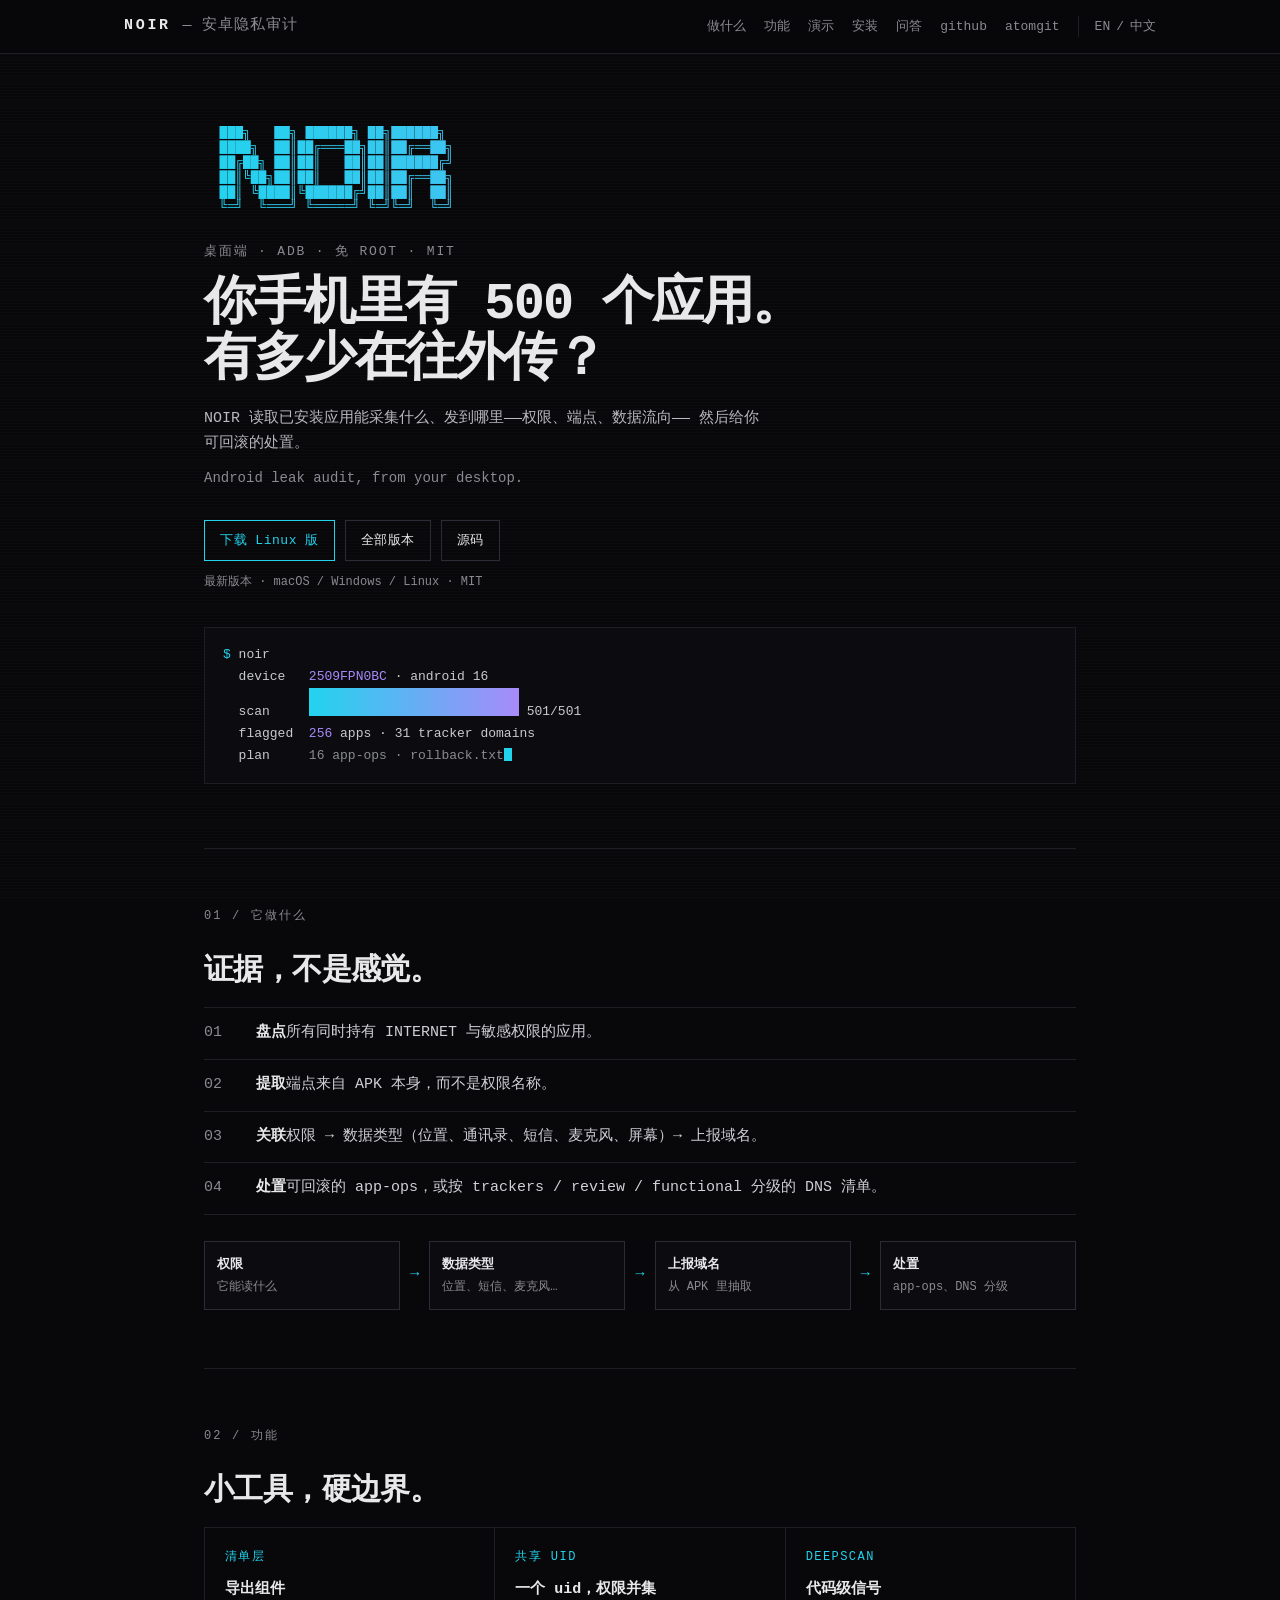
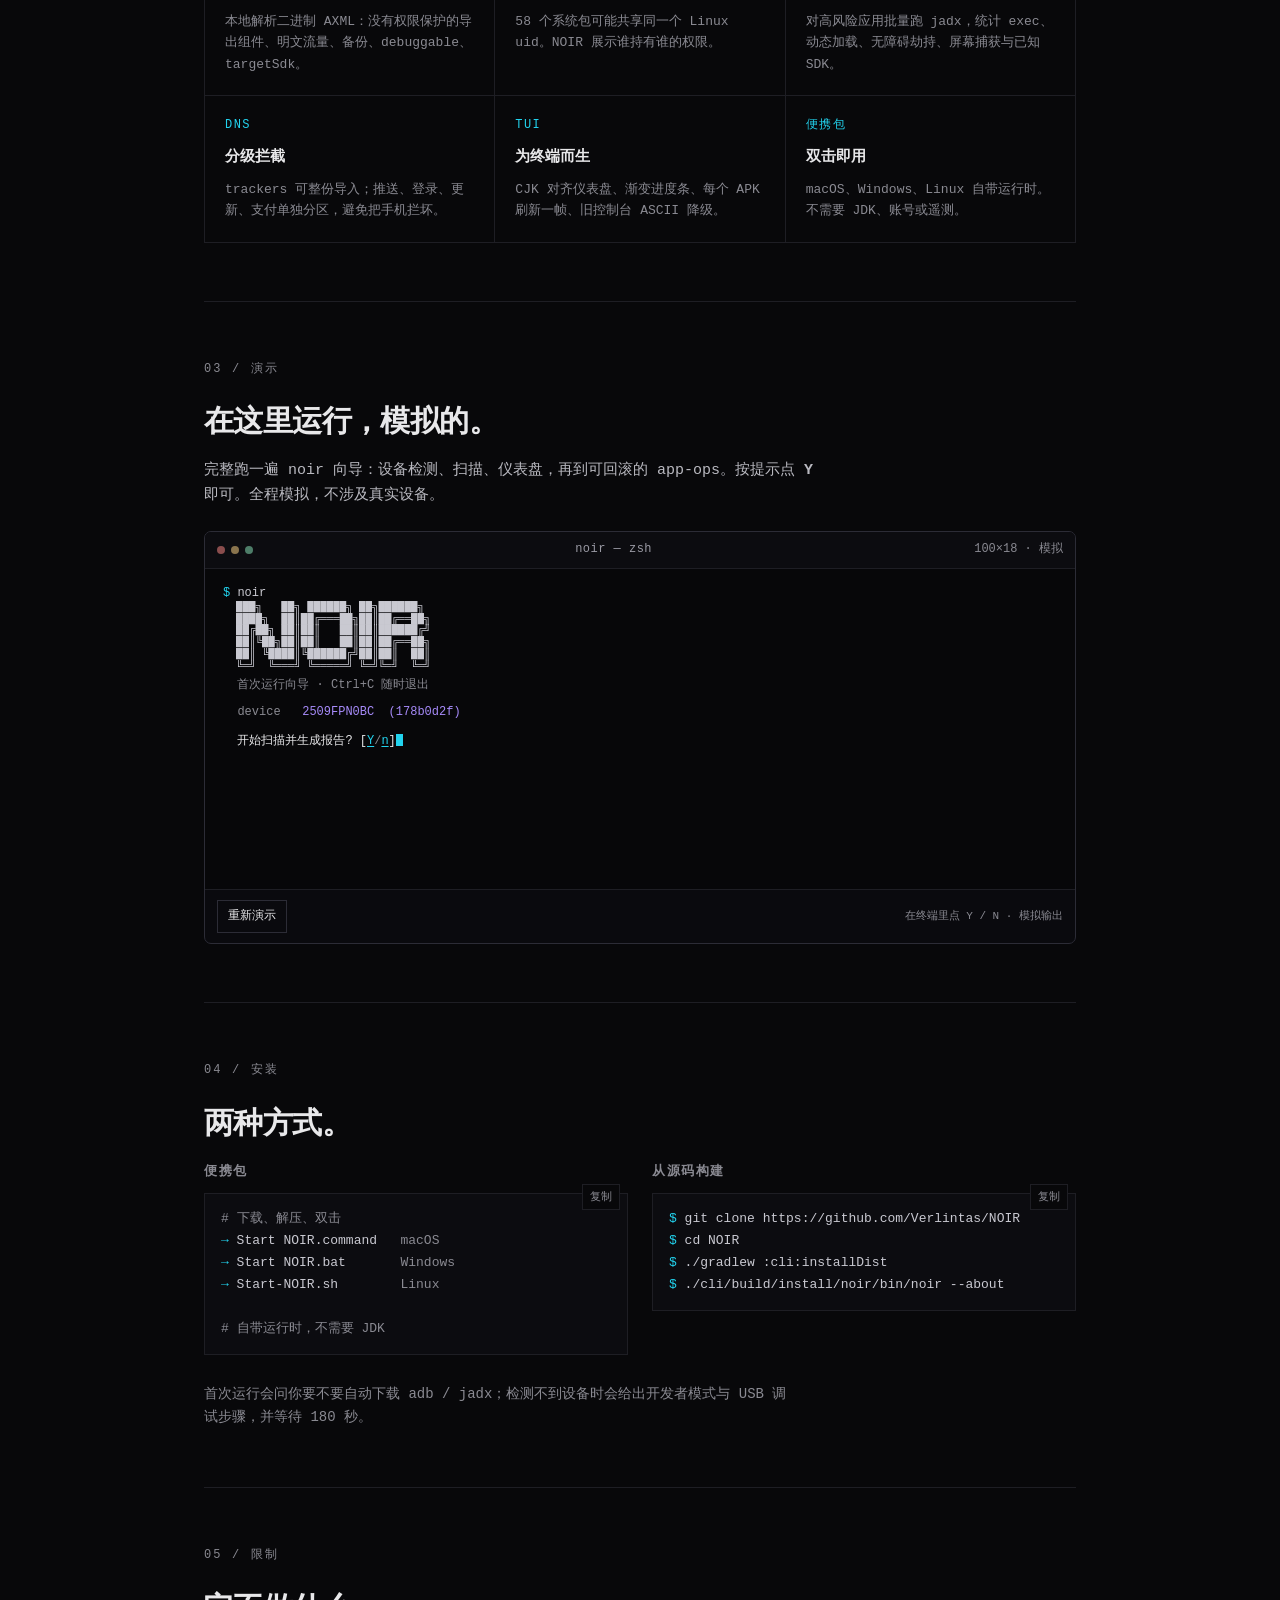
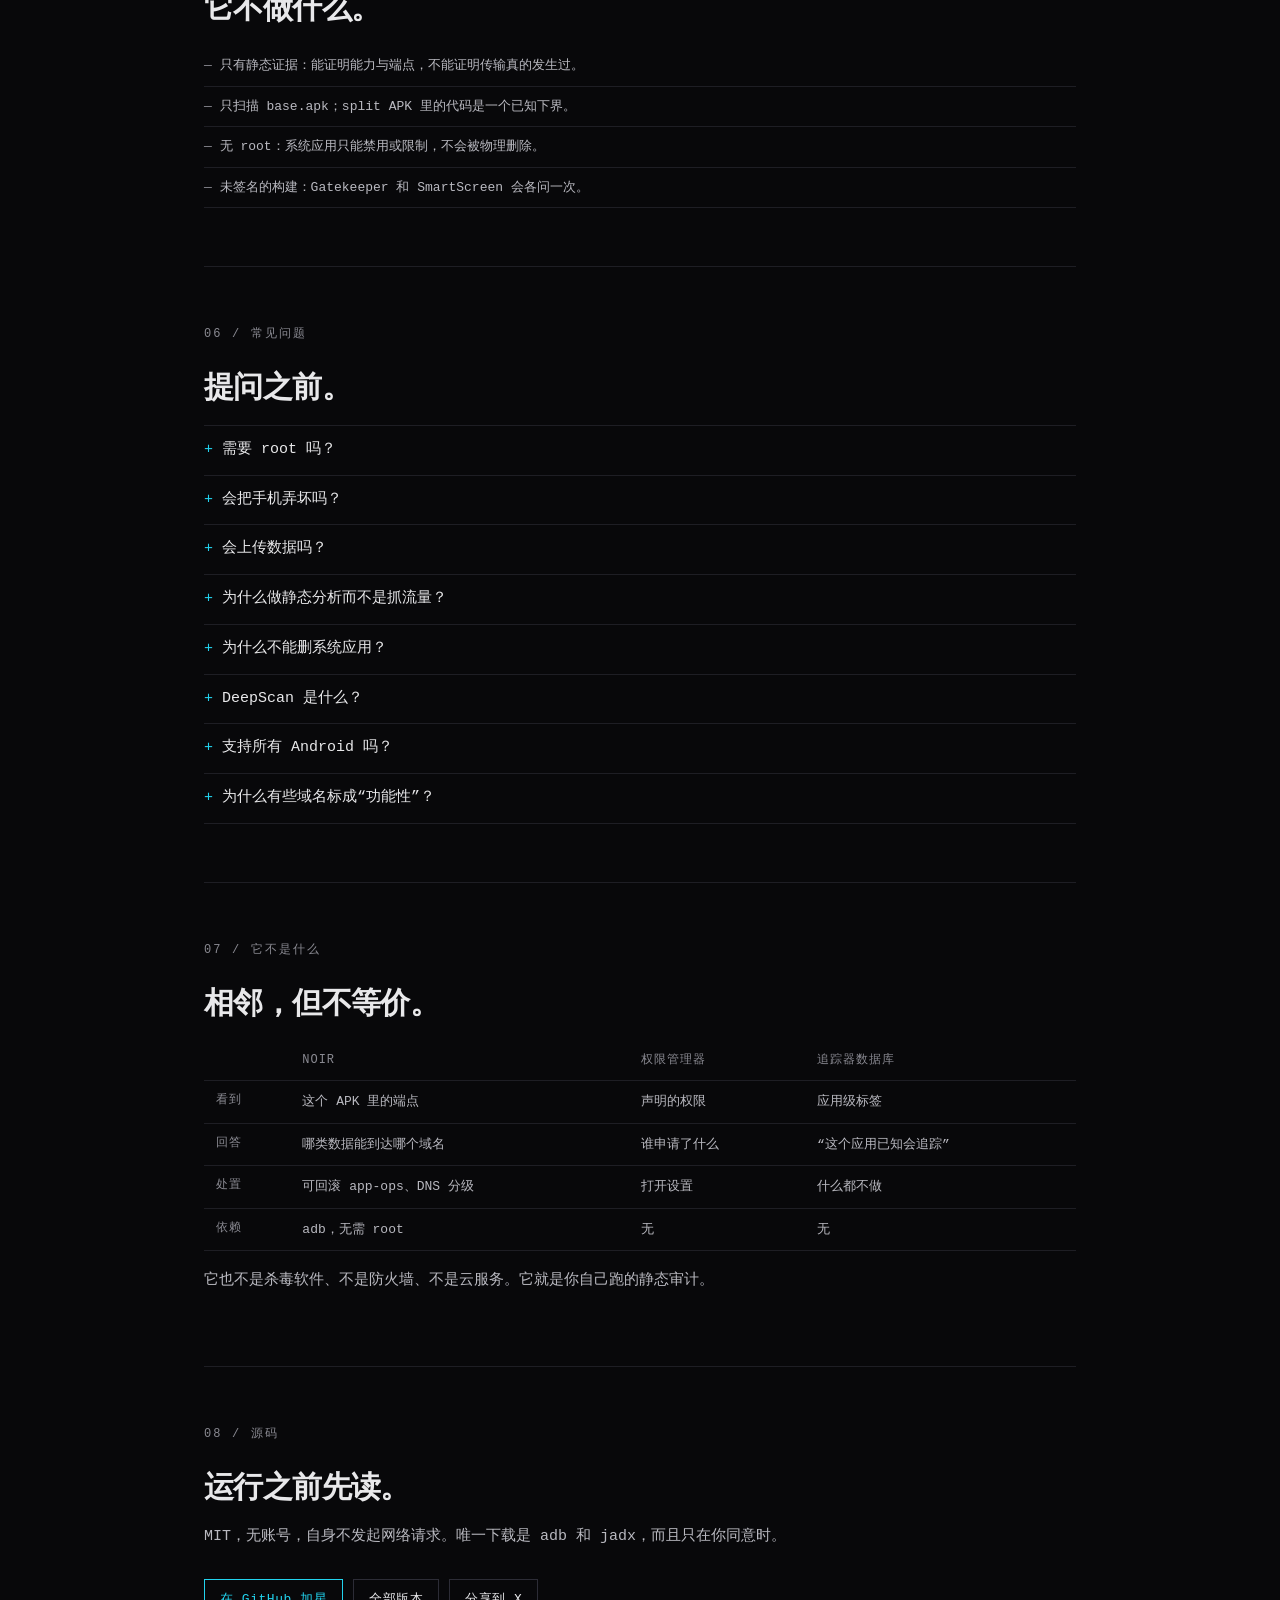
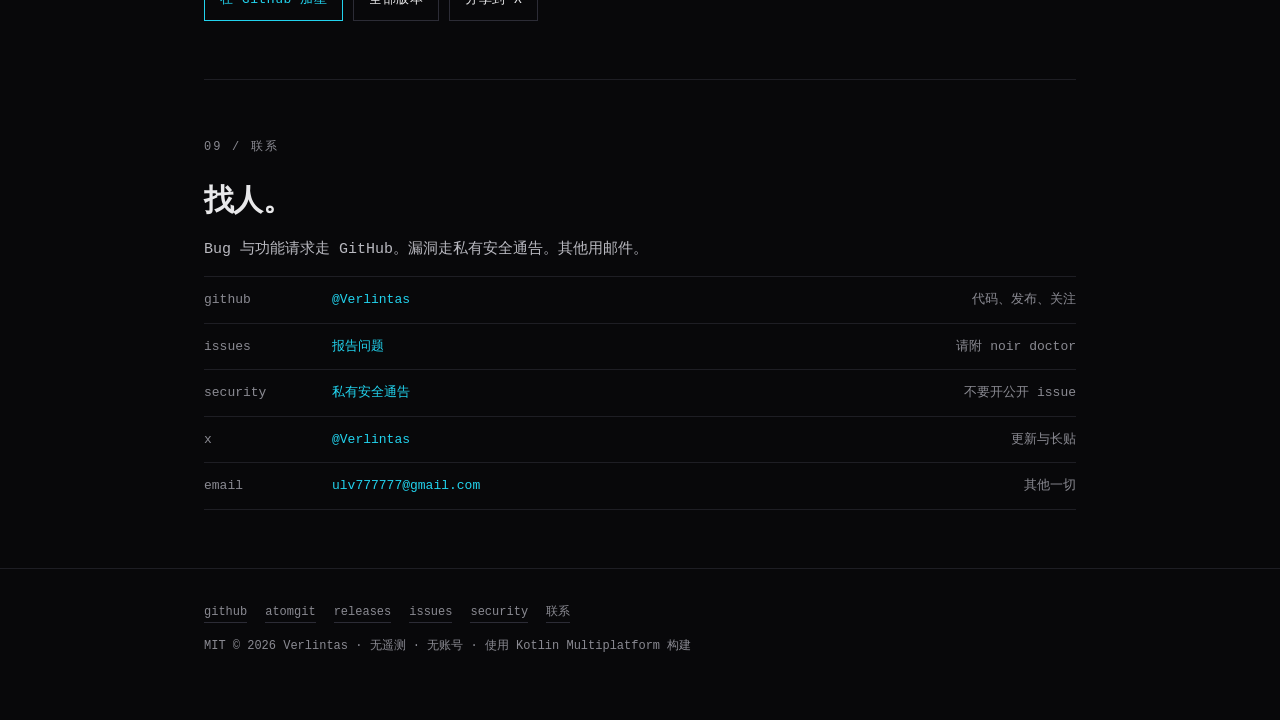
<file: noir/zh/index.html>
<!doctype html>
<html lang="zh-CN">
<head>
<meta charset="utf-8">
<meta name="viewport" content="width=device-width, initial-scale=1">
<title>NOIR — 安卓隐私审计</title>
<meta name="description" content="用 adb 审计安卓设备可能泄露什么：权限、上报端点、数据流向，以及可回滚的处置。无需 root，MIT。">
<meta name="author" content="Verlintas">
<meta name="theme-color" content="#08080a">
<meta name="color-scheme" content="dark">
<link rel="canonical" href="https://verlintas.dev/noir/zh/">
<link rel="alternate" hreflang="en" href="https://verlintas.dev/noir/">
<link rel="alternate" hreflang="zh" href="https://verlintas.dev/noir/zh/">
<link rel="alternate" hreflang="x-default" href="https://verlintas.dev/noir/">

<meta property="og:title" content="NOIR — 安卓隐私审计">
<meta property="og:description" content="谁在拿你的数据，发到哪里？adb only，免 root，可回滚的处置。">
<meta property="og:type" content="website">
<meta property="og:site_name" content="NOIR">
<meta property="og:url" content="https://verlintas.dev/noir/zh/">
<meta property="og:locale" content="zh_CN">
<meta property="og:locale:alternate" content="en_US">
<meta property="og:image" content="https://verlintas.dev/noir/assets/og.png">
<meta property="og:image:width" content="1200">
<meta property="og:image:height" content="630">
<meta property="og:image:alt" content="NOIR — 你手机里有 500 个应用，有多少在往外传？">
<meta name="twitter:card" content="summary_large_image">
<meta name="twitter:site" content="@Verlintas">
<meta name="twitter:creator" content="@Verlintas">
<meta name="twitter:title" content="NOIR — 安卓隐私审计">
<meta name="twitter:description" content="谁在拿你的数据，发到哪里？adb only，免 root，可回滚的处置。">
<meta name="twitter:image" content="https://verlintas.dev/noir/assets/og.png">
<meta name="twitter:image:alt" content="NOIR — 你手机里有 500 个应用，有多少在往外传？">

<link rel="icon" href="../assets/icon.svg" type="image/svg+xml">
<link rel="apple-touch-icon" href="../assets/apple-touch-icon.png">
<link rel="manifest" href="manifest.webmanifest">
<link rel="stylesheet" href="../assets/style.css">
<script src="../assets/app.js" defer></script>

<script type="application/ld+json">
{
  "@context": "https://schema.org",
  "@type": "SoftwareApplication",
  "name": "NOIR",
  "applicationCategory": "SecurityApplication",
  "operatingSystem": "macOS, Windows, Linux",
  "url": "https://verlintas.dev/noir/zh/",
  "codeRepository": "https://github.com/Verlintas/NOIR",
  "license": "https://opensource.org/licenses/MIT",
  "offers": { "@type": "Offer", "price": "0", "priceCurrency": "USD" },
  "description": "用 adb 审计安卓设备可能泄露什么：权限、上报端点、数据流向，以及可回滚的处置。"
}
</script>
</head>
<body>

<a class="skip" href="#main">跳到正文</a>

<header>
  <div class="bar">
    <a class="brand" href="./">NOIR <span>— 安卓隐私审计</span></a>
    <nav>
      <a class="keep" href="#what">做什么</a>
      <a href="#features">功能</a>
      <a href="#demo">演示</a>
      <a href="#install">安装</a>
      <a href="#faq">问答</a>
      <a class="keep" href="https://github.com/Verlintas/NOIR">github</a>
      <a href="https://atomgit.com/Verlintas/NOIR">atomgit</a>
      <span class="lang"><a class="lang-link" href="../" hreflang="en" lang="en">EN</a> / <span class="active">中文</span></span>
    </nav>
  </div>
</header>

<main class="wrap" id="main">

  <section class="hero">
    <pre class="logo" role="img" aria-label="NOIR">  ███╗   ██╗ ██████╗ ██╗██████╗
  ████╗  ██║██╔═══██╗██║██╔══██╗
  ██╔██╗ ██║██║   ██║██║██████╔╝
  ██║╚██╗██║██║   ██║██║██╔══██╗
  ██║ ╚████║╚██████╔╝██║██║  ██║
  ╚═╝  ╚═══╝ ╚═════╝ ╚═╝╚═╝  ╚═╝</pre>

    <p class="kicker">桌面端 · ADB · 免 ROOT · MIT</p>

    <h1>你手机里有 500 个应用。<br>有多少在往外传？</h1>

    <p class="lede">
      NOIR 读取已安装应用能采集什么、发到哪里——权限、端点、数据流向——
      然后给你可回滚的处置。
    </p>
    <p class="cn" lang="en">Android leak audit, from your desktop.</p>

    <div class="cta">
      <a class="btn primary" id="download-primary" href="https://github.com/Verlintas/NOIR/releases/latest">下载最新版</a>
      <a class="btn" id="download-all" href="https://github.com/Verlintas/NOIR/releases">全部版本</a>
      <a class="btn" href="https://github.com/Verlintas/NOIR">源码</a>
      <a class="stars" id="stars" href="https://github.com/Verlintas/NOIR" hidden>★ <b>—</b> 星标</a>
    </div>
    <p class="release" id="release-meta">最新版本 · macOS / Windows / Linux · MIT</p>

    <pre class="term"><span class="p">$</span> noir
  device   <span class="v">2509FPN0BC</span> · android 16
  scan     <span class="bar"></span> 501/501
  flagged  <span class="v">256</span> apps · 31 tracker domains
  plan     <span class="d">16 app-ops · rollback.txt</span><span class="caret"></span></pre>
  </section>

  <section class="reveal" id="what">
    <p class="sec-label">01 / 它做什么</p>
    <h2>证据，不是感觉。</h2>

    <div class="rows">
      <div class="row"><span class="n">01</span><span class="t"><b>盘点</b>所有同时持有 INTERNET 与敏感权限的应用。</span></div>
      <div class="row"><span class="n">02</span><span class="t"><b>提取</b>端点来自 APK 本身，而不是权限名称。</span></div>
      <div class="row"><span class="n">03</span><span class="t"><b>关联</b>权限 → 数据类型（位置、通讯录、短信、麦克风、屏幕）→ 上报域名。</span></div>
      <div class="row"><span class="n">04</span><span class="t"><b>处置</b>可回滚的 app-ops，或按 trackers / review / functional 分级的 DNS 清单。</span></div>
    </div>

    <div class="flow" aria-hidden="true">
      <div class="box"><b>权限</b><span>它能读什么</span></div>
      <div class="arrow">→</div>
      <div class="box"><b>数据类型</b><span>位置、短信、麦克风…</span></div>
      <div class="arrow">→</div>
      <div class="box"><b>上报域名</b><span>从 APK 里抽取</span></div>
      <div class="arrow">→</div>
      <div class="box"><b>处置</b><span>app-ops、DNS 分级</span></div>
    </div>
  </section>

  <section class="reveal" id="features">
    <p class="sec-label">02 / 功能</p>
    <h2>小工具，硬边界。</h2>

    <div class="grid">
      <div class="card"><div class="k">清单层</div><h3>导出组件</h3><p>本地解析二进制 AXML：没有权限保护的导出组件、明文流量、备份、debuggable、targetSdk。</p></div>
      <div class="card"><div class="k">共享 UID</div><h3>一个 uid，权限并集</h3><p>58 个系统包可能共享同一个 Linux uid。NOIR 展示谁持有谁的权限。</p></div>
      <div class="card"><div class="k">DEEPSCAN</div><h3>代码级信号</h3><p>对高风险应用批量跑 jadx，统计 exec、动态加载、无障碍劫持、屏幕捕获与已知 SDK。</p></div>
      <div class="card"><div class="k">DNS</div><h3>分级拦截</h3><p>trackers 可整份导入；推送、登录、更新、支付单独分区，避免把手机拦坏。</p></div>
      <div class="card"><div class="k">TUI</div><h3>为终端而生</h3><p>CJK 对齐仪表盘、渐变进度条、每个 APK 刷新一帧、旧控制台 ASCII 降级。</p></div>
      <div class="card"><div class="k">便携包</div><h3>双击即用</h3><p>macOS、Windows、Linux 自带运行时。不需要 JDK、账号或遥测。</p></div>
    </div>
  </section>

  <section class="reveal" id="demo">
    <p class="sec-label">03 / 演示</p>
    <h2>在这里运行，模拟的。</h2>
    <p>完整跑一遍 <code>noir</code> 向导：设备检测、扫描、仪表盘，再到可回滚的 app-ops。按提示点 <b>Y</b> 即可。全程模拟，不涉及真实设备。</p>

    <div class="demo">
      <div class="demo-bar">
        <span class="demo-dots" aria-hidden="true"><i></i><i></i><i></i></span>
        <span class="demo-title">noir — zsh</span>
        <span class="demo-size" id="demo-size">100×18 · 模拟</span>
        <span class="demo-pan">点 Y · 横滑 →</span>
      </div>
      <div class="demo-body" id="demo-body" role="region" tabindex="0" aria-live="polite" aria-label="模拟的终端输出"><div class="tui-fallback">JavaScript 已关闭——在终端运行 <code>noir</code> 可查看完整流程。</div></div>
      <div class="demo-actions">
        <button id="demo-reset" type="button">重新演示</button>
        <span class="demo-note">在终端里点 Y / N · 模拟输出</span>
      </div>
    </div>
  </section>

  <section class="reveal" id="install">
    <p class="sec-label">04 / 安装</p>
    <h2>两种方式。</h2>

    <div class="cols">
      <div>
        <h3>便携包</h3>
        <div class="code-wrap">
<pre class="code"><span class="c"># 下载、解压、双击</span>
<span class="p">→</span> Start NOIR.command   <span class="c">macOS</span>
<span class="p">→</span> Start NOIR.bat       <span class="c">Windows</span>
<span class="p">→</span> Start-NOIR.sh        <span class="c">Linux</span>

<span class="c"># 自带运行时，不需要 JDK</span></pre>
          <button class="copy" type="button">复制</button>
        </div>
      </div>
      <div>
        <h3>从源码构建</h3>
        <div class="code-wrap">
<pre class="code"><span class="p">$</span> git clone https://github.com/Verlintas/NOIR
<span class="p">$</span> cd NOIR
<span class="p">$</span> ./gradlew :cli:installDist
<span class="p">$</span> ./cli/build/install/noir/bin/noir --about</pre>
          <button class="copy" type="button">复制</button>
        </div>
      </div>
    </div>

    <p class="cn" lang="zh">首次运行会问你要不要自动下载 adb / jadx；检测不到设备时会给出开发者模式与 USB 调试步骤，并等待 180 秒。</p>
  </section>

  <section class="reveal" id="limits">
    <p class="sec-label">05 / 限制</p>
    <h2>它不做什么。</h2>
    <ul class="limits">
      <li>只有静态证据：能证明能力与端点，不能证明传输真的发生过。</li>
      <li>只扫描 <code>base.apk</code>；split APK 里的代码是一个已知下界。</li>
      <li>无 root：系统应用只能禁用或限制，不会被物理删除。</li>
      <li>未签名的构建：Gatekeeper 和 SmartScreen 会各问一次。</li>
    </ul>
  </section>

  <section class="reveal" id="faq">
    <p class="sec-label">06 / 常见问题</p>
    <h2>提问之前。</h2>

    <div class="faq">
      <details>
        <summary>需要 root 吗？</summary>
        <p>不需要。全部通过 <code>adb shell</code> 完成。卸载仅限 <code>--user 0</code>，不会修改系统分区，恢复出厂即可还原。</p>
      </details>
      <details>
        <summary>会把手机弄坏吗？</summary>
        <p>默认只读。<code>--apply</code> 只改 app-ops，并记录修改前的模式，可从 <code>rollback.txt</code> 精确还原。卸载是单独、显式的命令。</p>
      </details>
      <details>
        <summary>会上传数据吗？</summary>
        <p>没有遥测、账号、统计。报告只留在你的输出目录。唯一的联网是 <code>noir setup</code> 下载 adb/jadx，以及本页向 GitHub API 查询版本和 Star 数。</p>
      </details>
      <details>
        <summary>为什么做静态分析而不是抓流量？</summary>
        <p>静态证据回答“这个应用能不能读 X、能不能连到 Y”，不需要 root、不占 VPN 槽、也不用信任证书。它不能证明传输真的发生过——需要的话配合 DNS 日志。</p>
      </details>
      <details>
        <summary>为什么不能删系统应用？</summary>
        <p>没有解锁 bootloader 和 root，Android 不允许。NOIR 只能为当前用户禁用或限制，并告诉你具体是哪个 app-op 或域名。</p>
      </details>
      <details>
        <summary>DeepScan 是什么？</summary>
        <p><code>noir deepscan</code> 拉取高风险 APK，并行跑 jadx，统计代码级信号：<code>Runtime.getRuntime().exec</code>、动态 dex 加载、无障碍改写、屏幕捕获、设备标识读取和已知 SDK。它是分诊工具，不是反编译器替代品。</p>
      </details>
      <details>
        <summary>支持所有 Android 吗？</summary>
        <p>只要 <code>adb</code> 能看到设备就行。已在小米/HyperOS、AOSP 模拟器和厂商 ROM 上验证。厂商特定的判断在 classifier 里，容易扩展。</p>
      </details>
      <details>
        <summary>为什么有些域名标成“功能性”？</summary>
        <p>推送、登录、更新、支付、应用商店和云同步需要这些端点。拦掉会导致通知或登录失效。NOIR 把导出分成 trackers / review / functional，避免把手机拦坏。</p>
      </details>
    </div>
  </section>

  <section class="reveal" id="not">
    <p class="sec-label">07 / 它不是什么</p>
    <h2>相邻，但不等价。</h2>

    <table class="compare">
      <thead>
        <tr><th></th><th>NOIR</th><th>权限管理器</th><th>追踪器数据库</th></tr>
      </thead>
      <tbody>
        <tr><th scope="row">看到</th><td>这个 APK 里的端点</td><td>声明的权限</td><td>应用级标签</td></tr>
        <tr><th scope="row">回答</th><td>哪类数据能到达哪个域名</td><td>谁申请了什么</td><td>“这个应用已知会追踪”</td></tr>
        <tr><th scope="row">处置</th><td>可回滚 app-ops、DNS 分级</td><td>打开设置</td><td>什么都不做</td></tr>
        <tr><th scope="row">依赖</th><td>adb，无需 root</td><td>无</td><td>无</td></tr>
      </tbody>
    </table>
    <p style="margin-top:18px">它也不是杀毒软件、不是防火墙、不是云服务。它就是你自己跑的静态审计。</p>
  </section>

  <section class="reveal" id="source">
    <p class="sec-label">08 / 源码</p>
    <h2>运行之前先读。</h2>
    <p>MIT，无账号，自身不发起网络请求。唯一下载是 adb 和 jadx，而且只在你同意时。</p>
    <div class="cta">
      <a class="btn primary" href="https://github.com/Verlintas/NOIR">在 GitHub 加星</a>
      <a class="btn" href="https://github.com/Verlintas/NOIR/releases">全部版本</a>
      <a class="btn" href="https://twitter.com/intent/tweet?text=NOIR%20%E2%80%94%20%E8%B0%81%E5%9C%A8%E6%8B%BF%E4%BD%A0%E7%9A%84%E6%95%B0%E6%8D%AE%EF%BC%8C%E5%8F%91%E5%88%B0%E5%93%AA%E9%87%8C%EF%BC%9F%20adb%20only%EF%BC%8C%E5%85%8D%20root%E3%80%82&amp;url=https%3A%2F%2Fverlintas.dev%2Fnoir%2Fzh%2F">分享到 X</a>
    </div>
  </section>

  <section class="reveal" id="contact">
    <p class="sec-label">09 / 联系</p>
    <h2>找人。</h2>
    <p>Bug 与功能请求走 GitHub。漏洞走私有安全通告。其他用邮件。</p>

    <div class="contact">
      <a class="contact-row" href="https://github.com/Verlintas">
        <span class="k">github</span><span class="v">@Verlintas</span><span class="d">代码、发布、关注</span>
      </a>
      <a class="contact-row" href="https://github.com/Verlintas/NOIR/issues">
        <span class="k">issues</span><span class="v">报告问题</span><span class="d">请附 <code>noir doctor</code></span>
      </a>
      <a class="contact-row" href="https://github.com/Verlintas/NOIR/security/advisories/new">
        <span class="k">security</span><span class="v">私有安全通告</span><span class="d">不要开公开 issue</span>
      </a>
      <a class="contact-row" href="https://x.com/Verlintas">
        <span class="k">x</span><span class="v">@Verlintas</span><span class="d">更新与长贴</span>
      </a>
      <a class="contact-row" id="email-link" href="#contact">
        <span class="k">email</span><span class="v" id="email-text">…</span><span class="d">其他一切</span>
      </a>
    </div>
  </section>

</main>

<footer>
  <div class="wrap">
    <div class="links">
      <a href="https://github.com/Verlintas/NOIR">github</a>
      <a href="https://atomgit.com/Verlintas/NOIR">atomgit</a>
      <a href="https://github.com/Verlintas/NOIR/releases">releases</a>
      <a href="https://github.com/Verlintas/NOIR/issues">issues</a>
      <a href="https://github.com/Verlintas/NOIR/blob/main/SECURITY.md">security</a>
      <a href="#contact">联系</a>
    </div>
    <div>MIT © 2026 Verlintas · 无遥测 · 无账号 · 使用 Kotlin Multiplatform 构建</div>
  </div>
</footer>

</body>
</html>
</file>
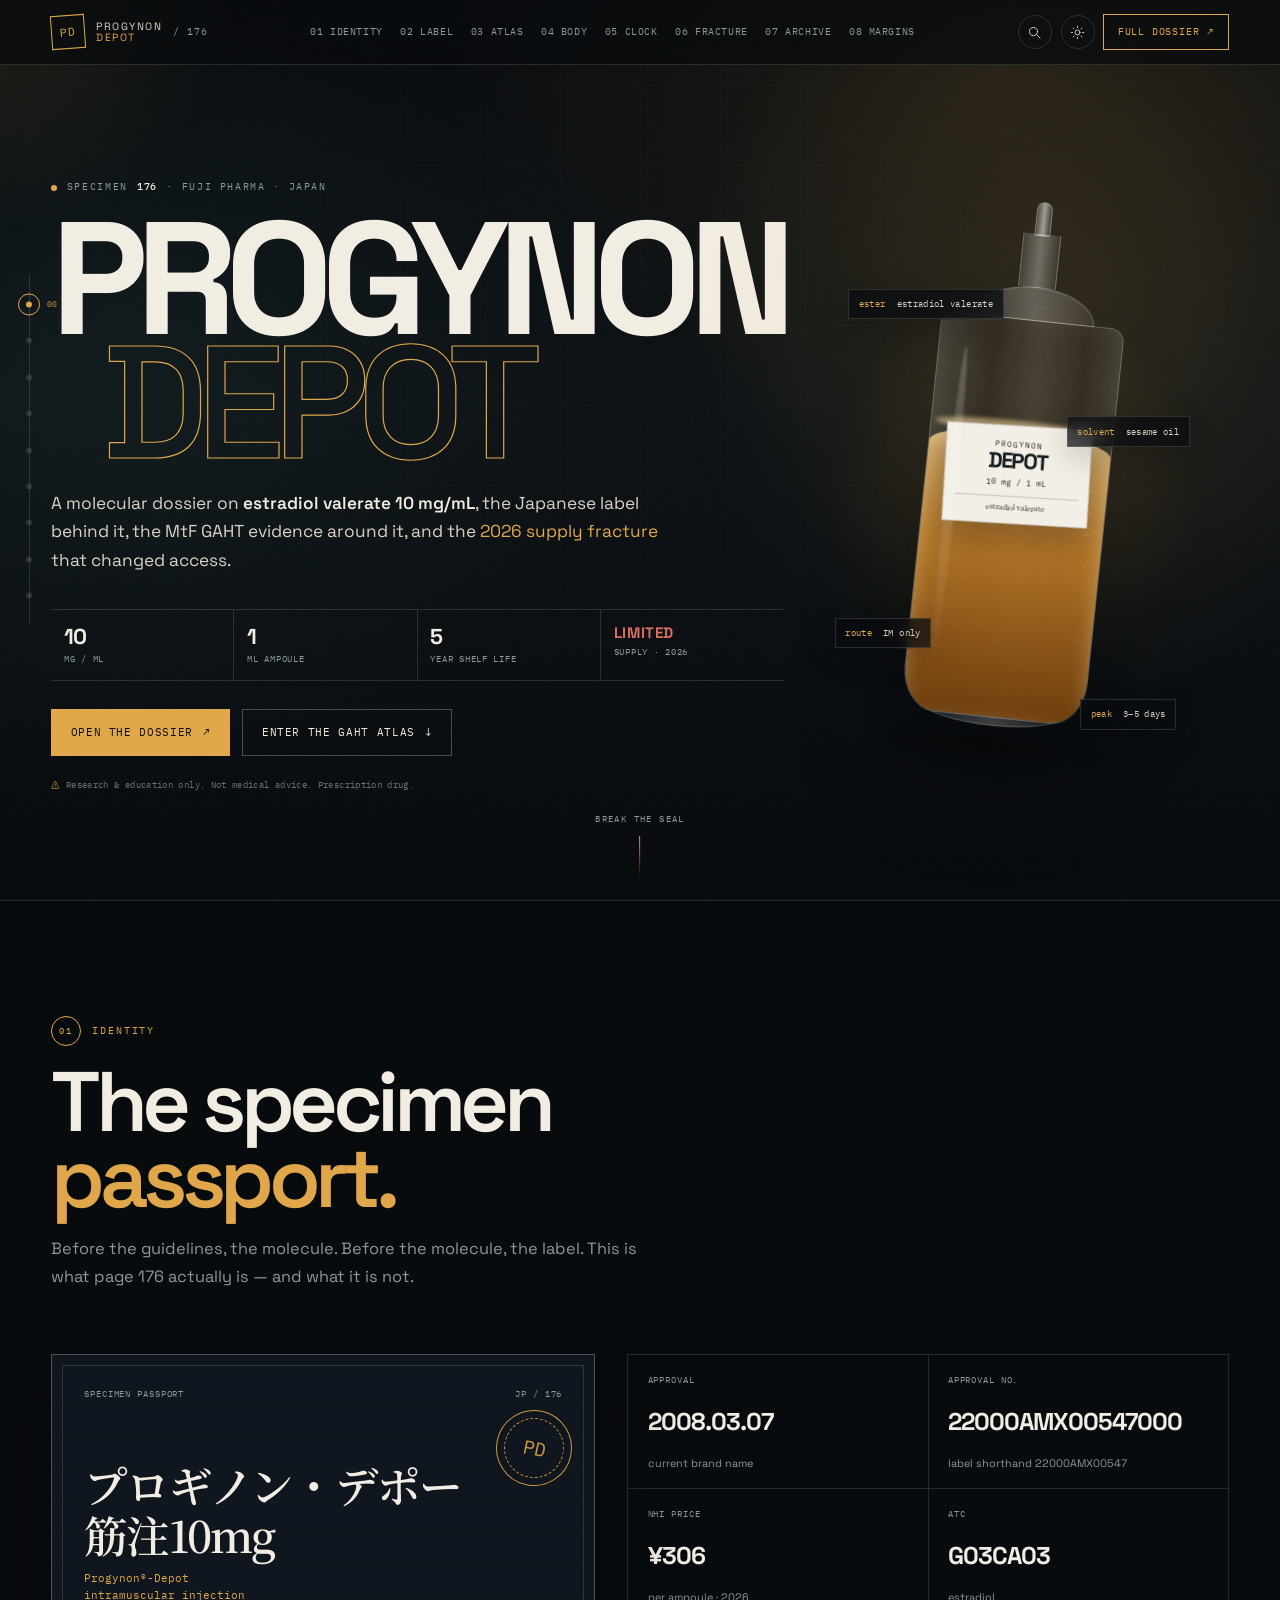
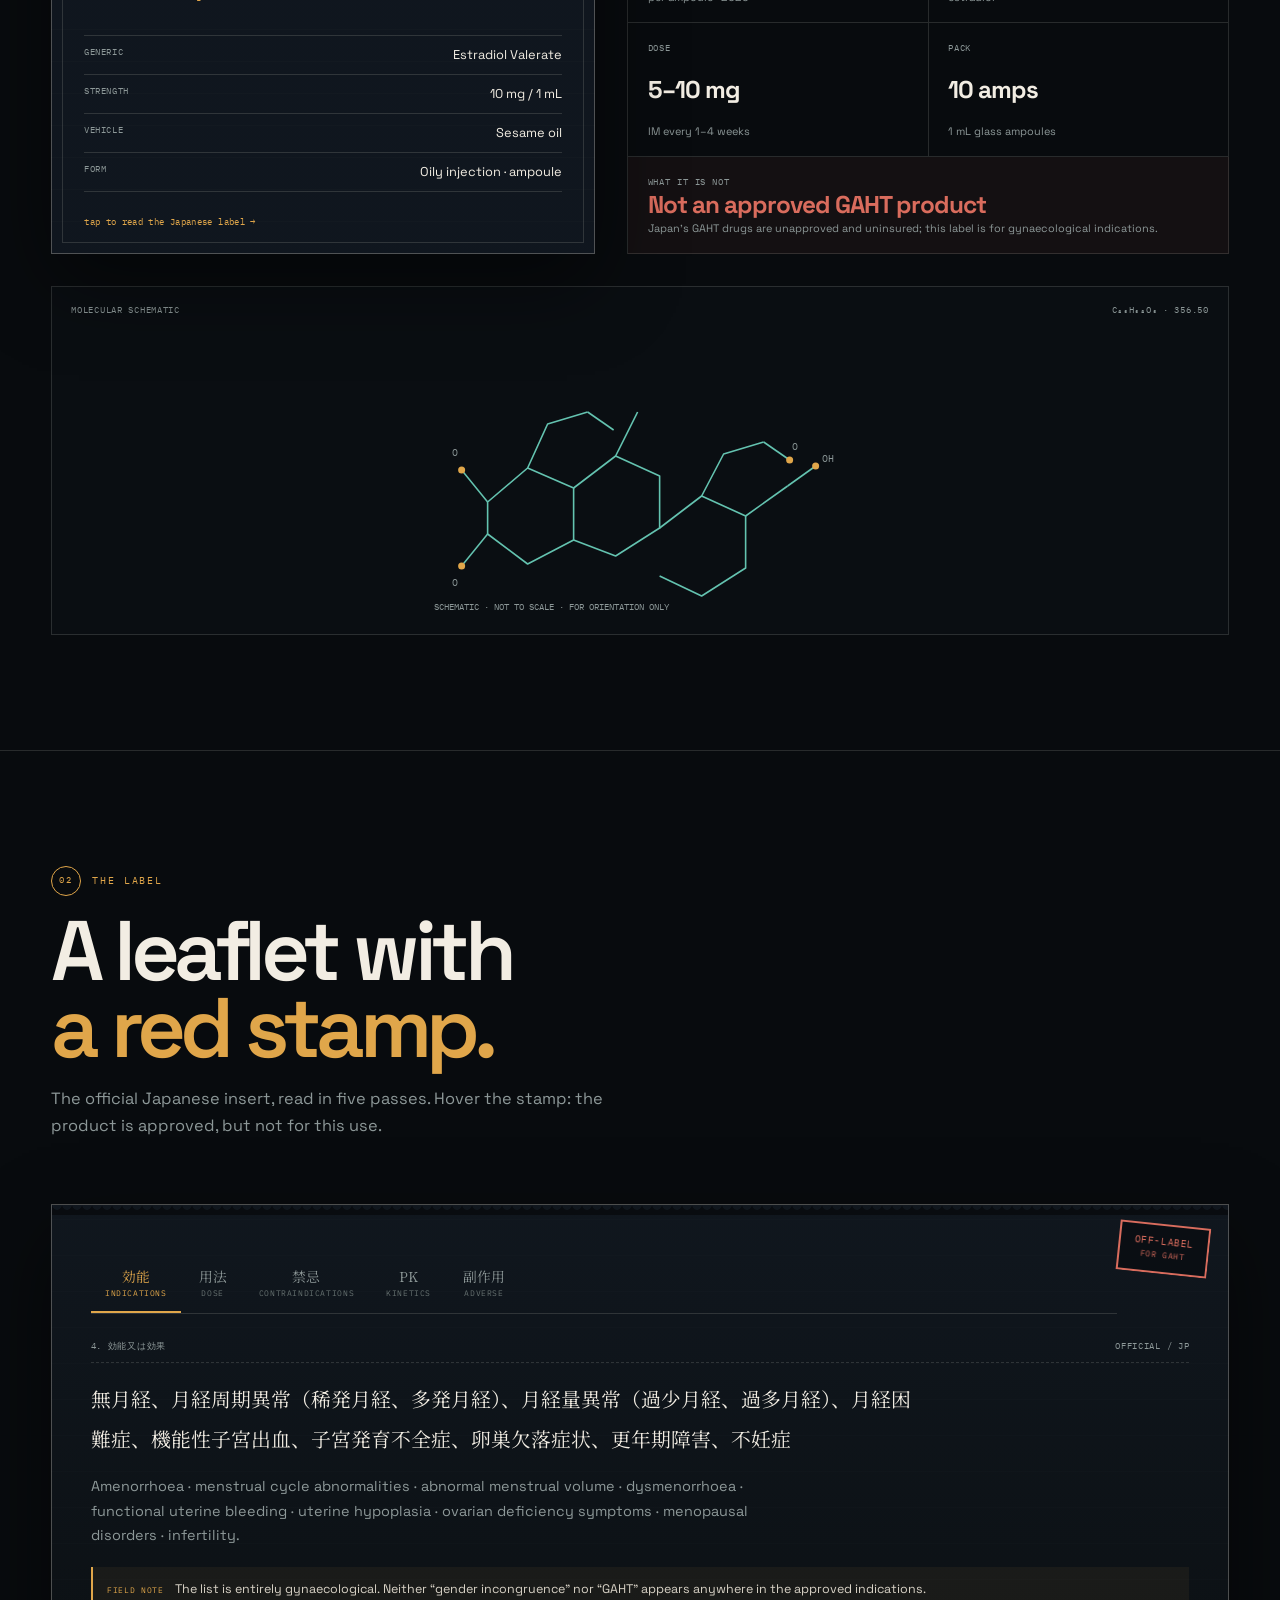
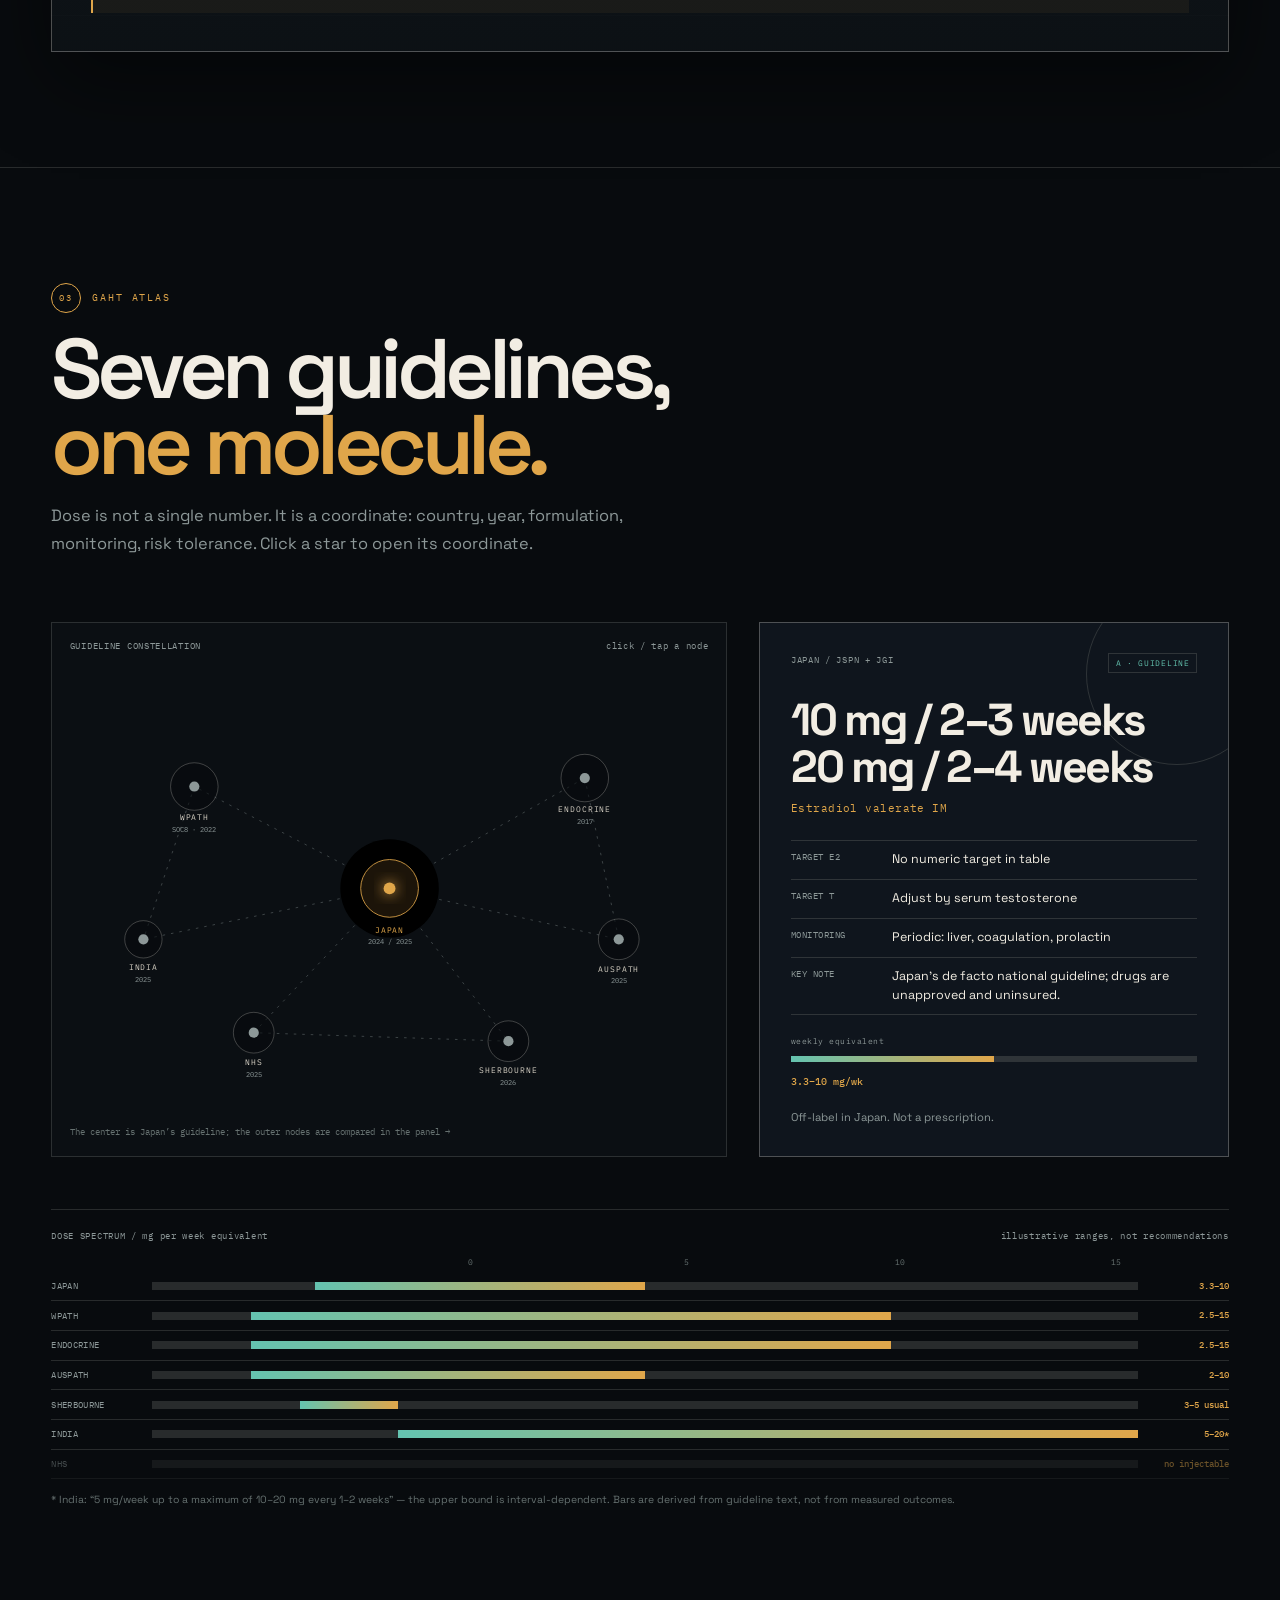
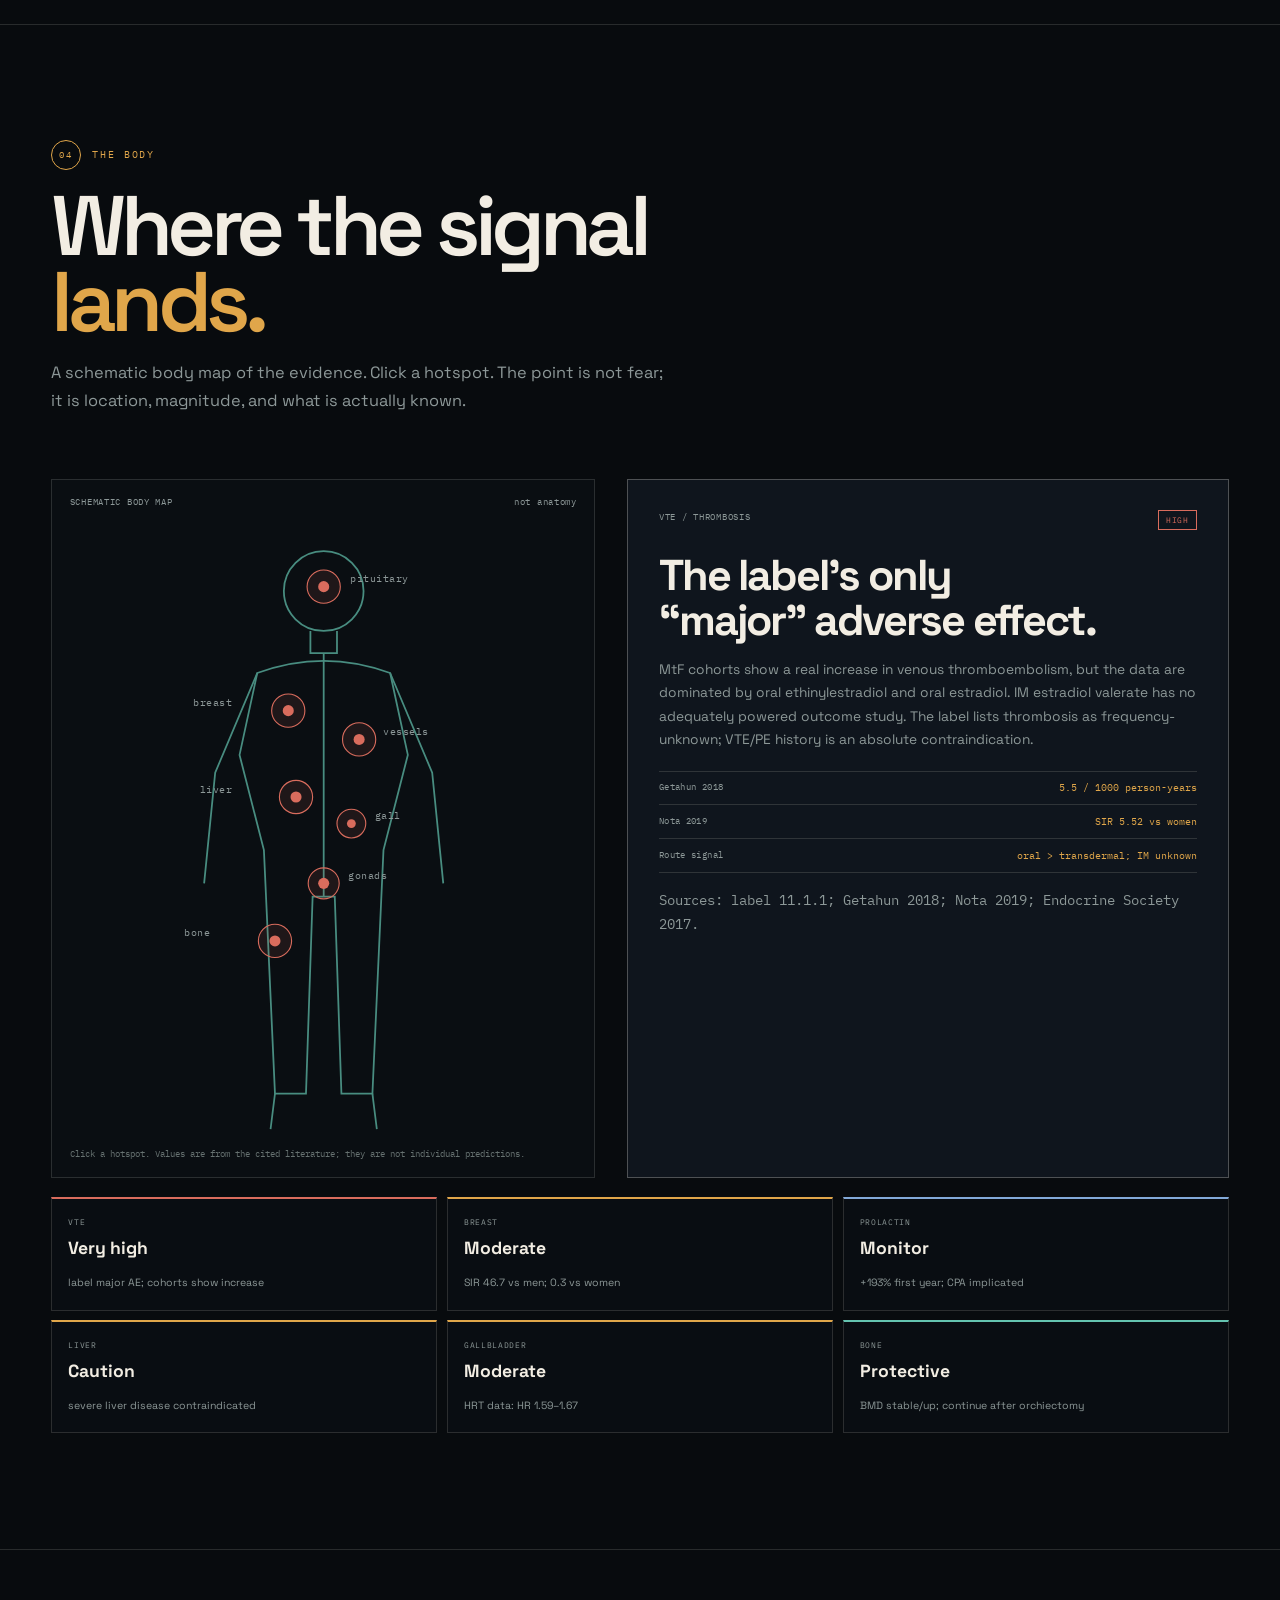
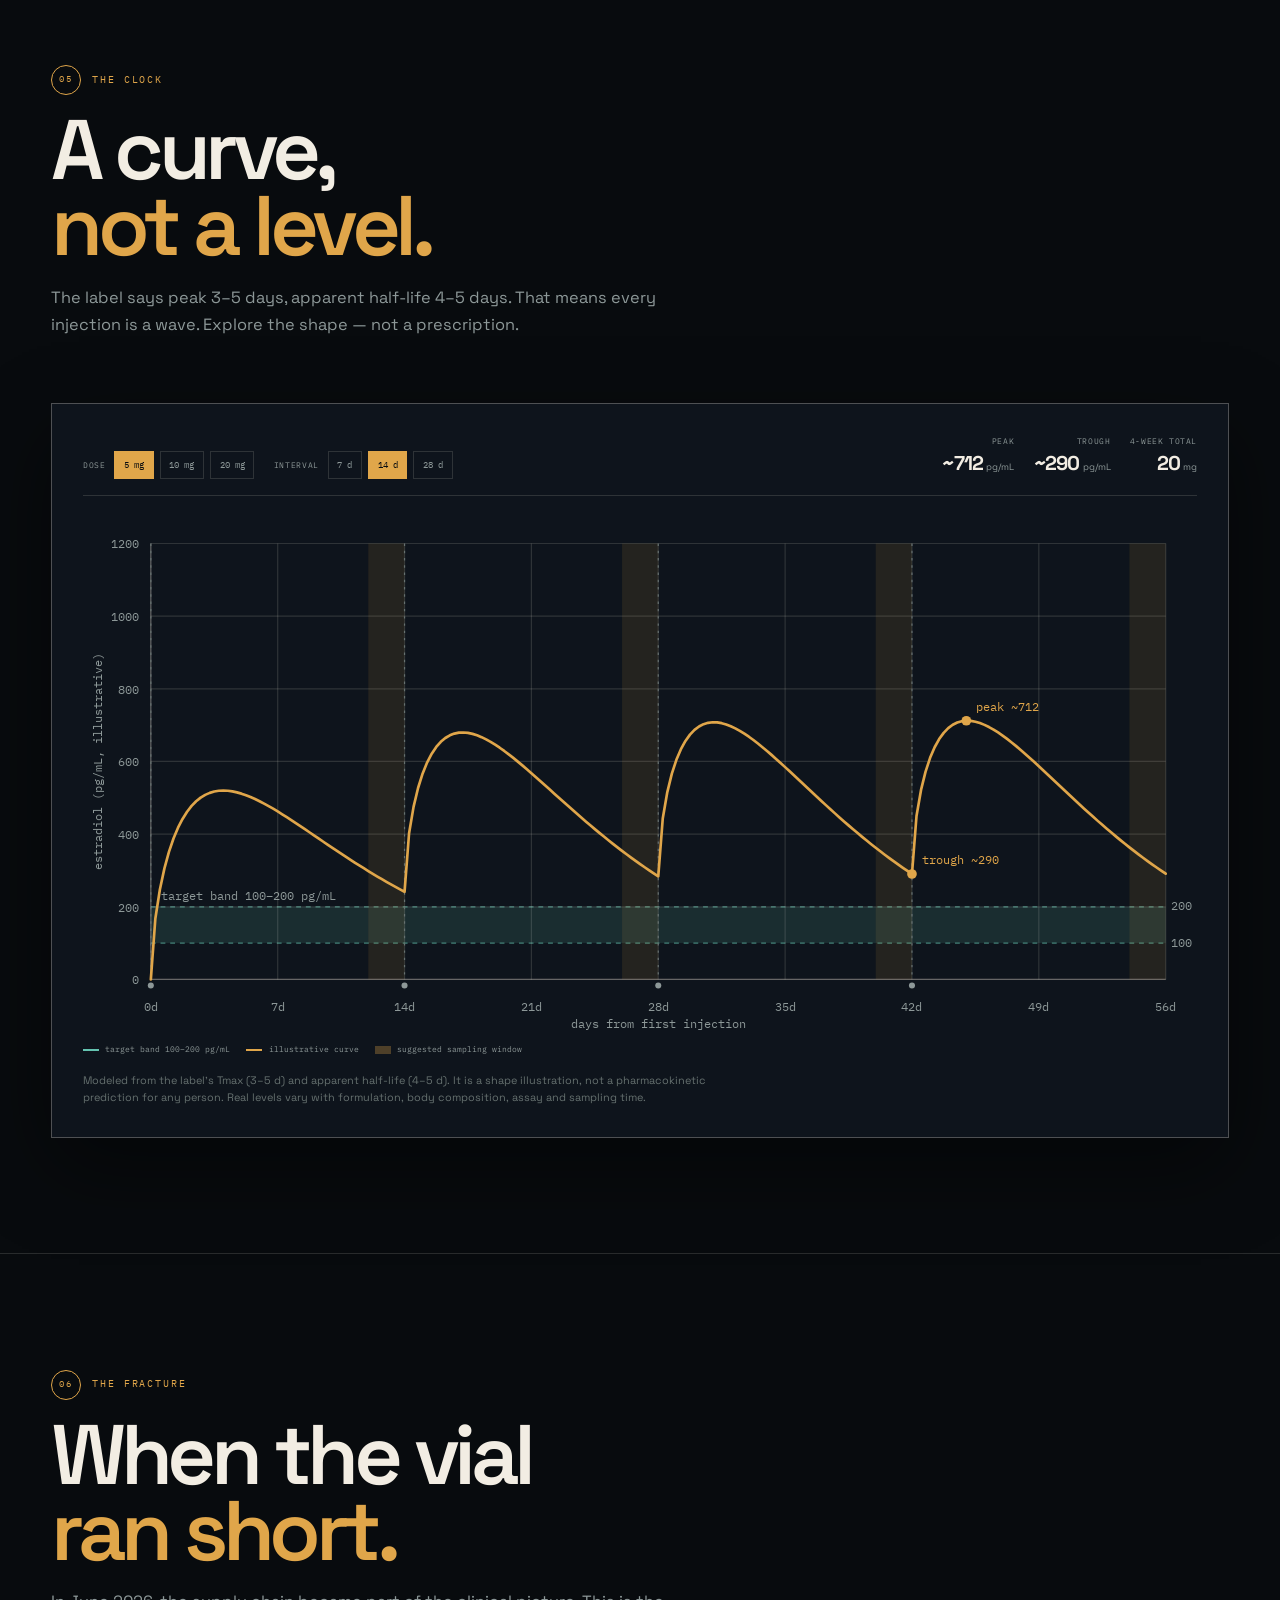
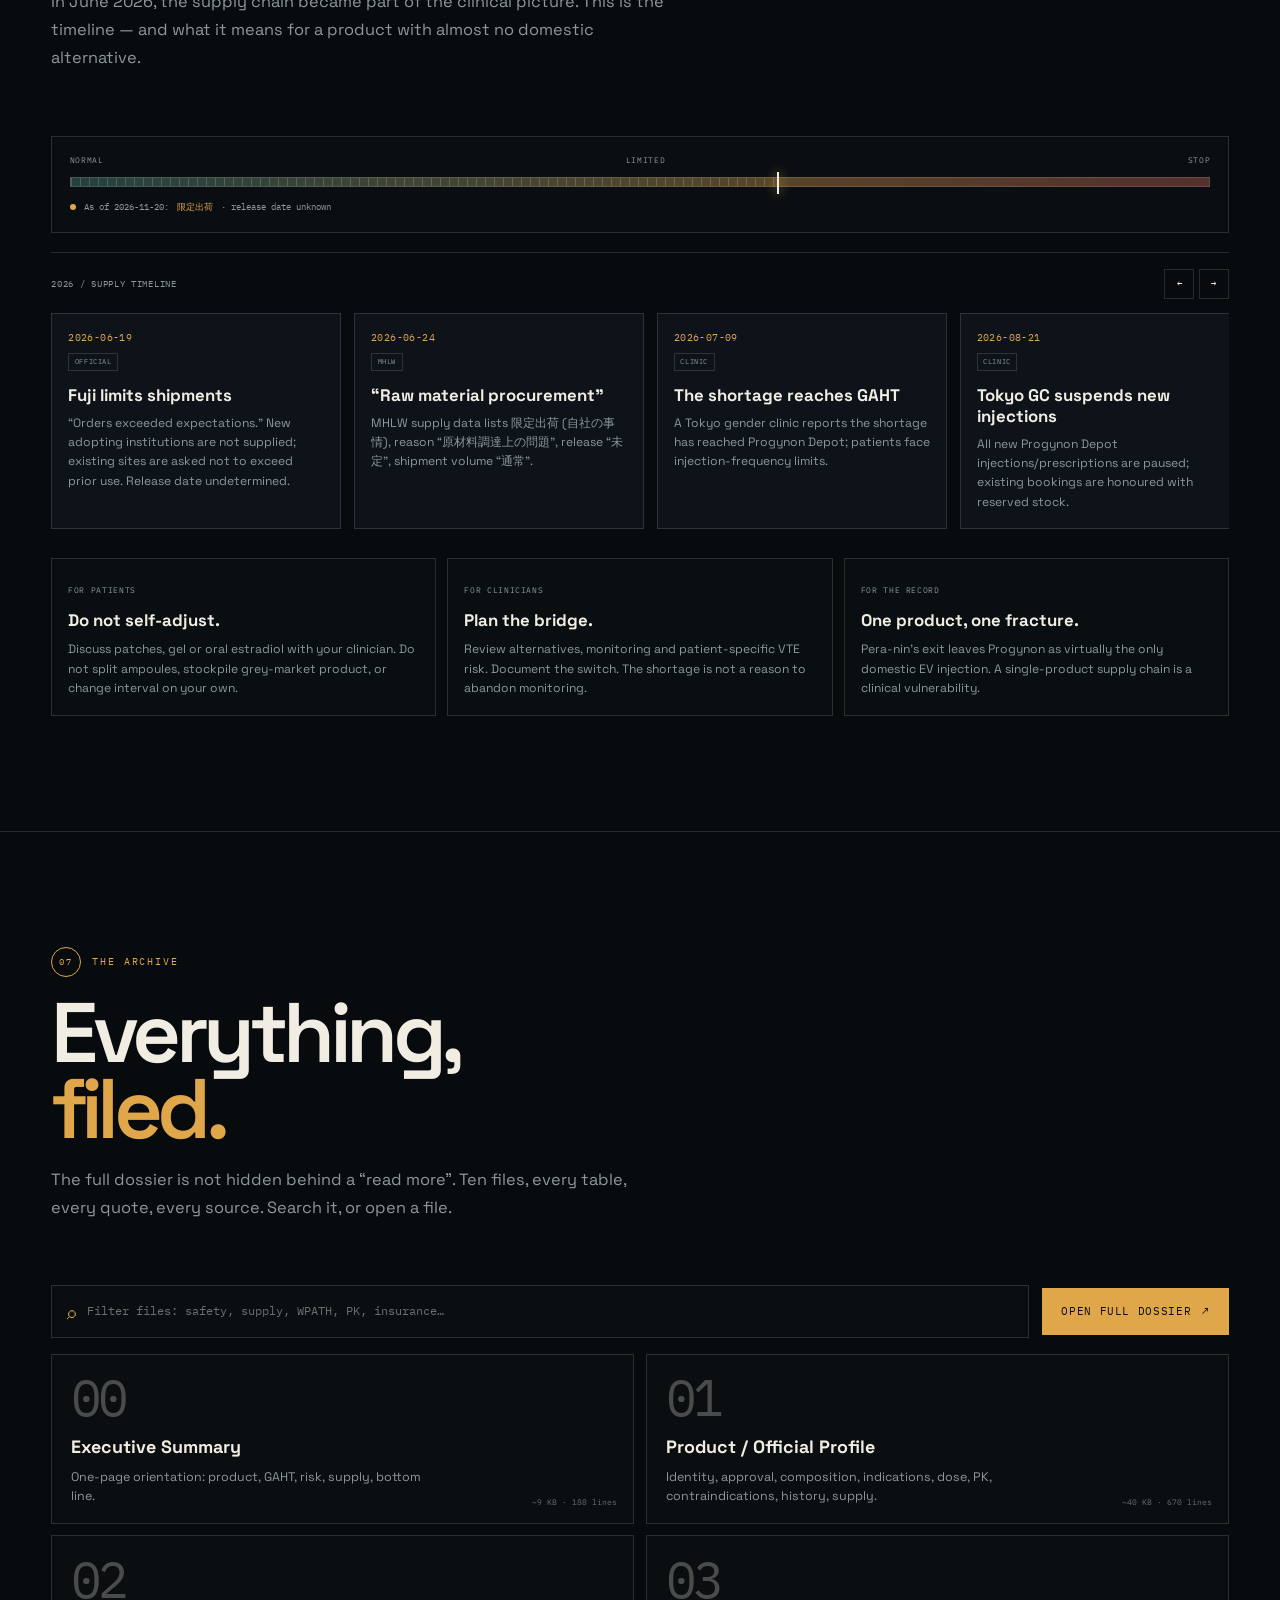
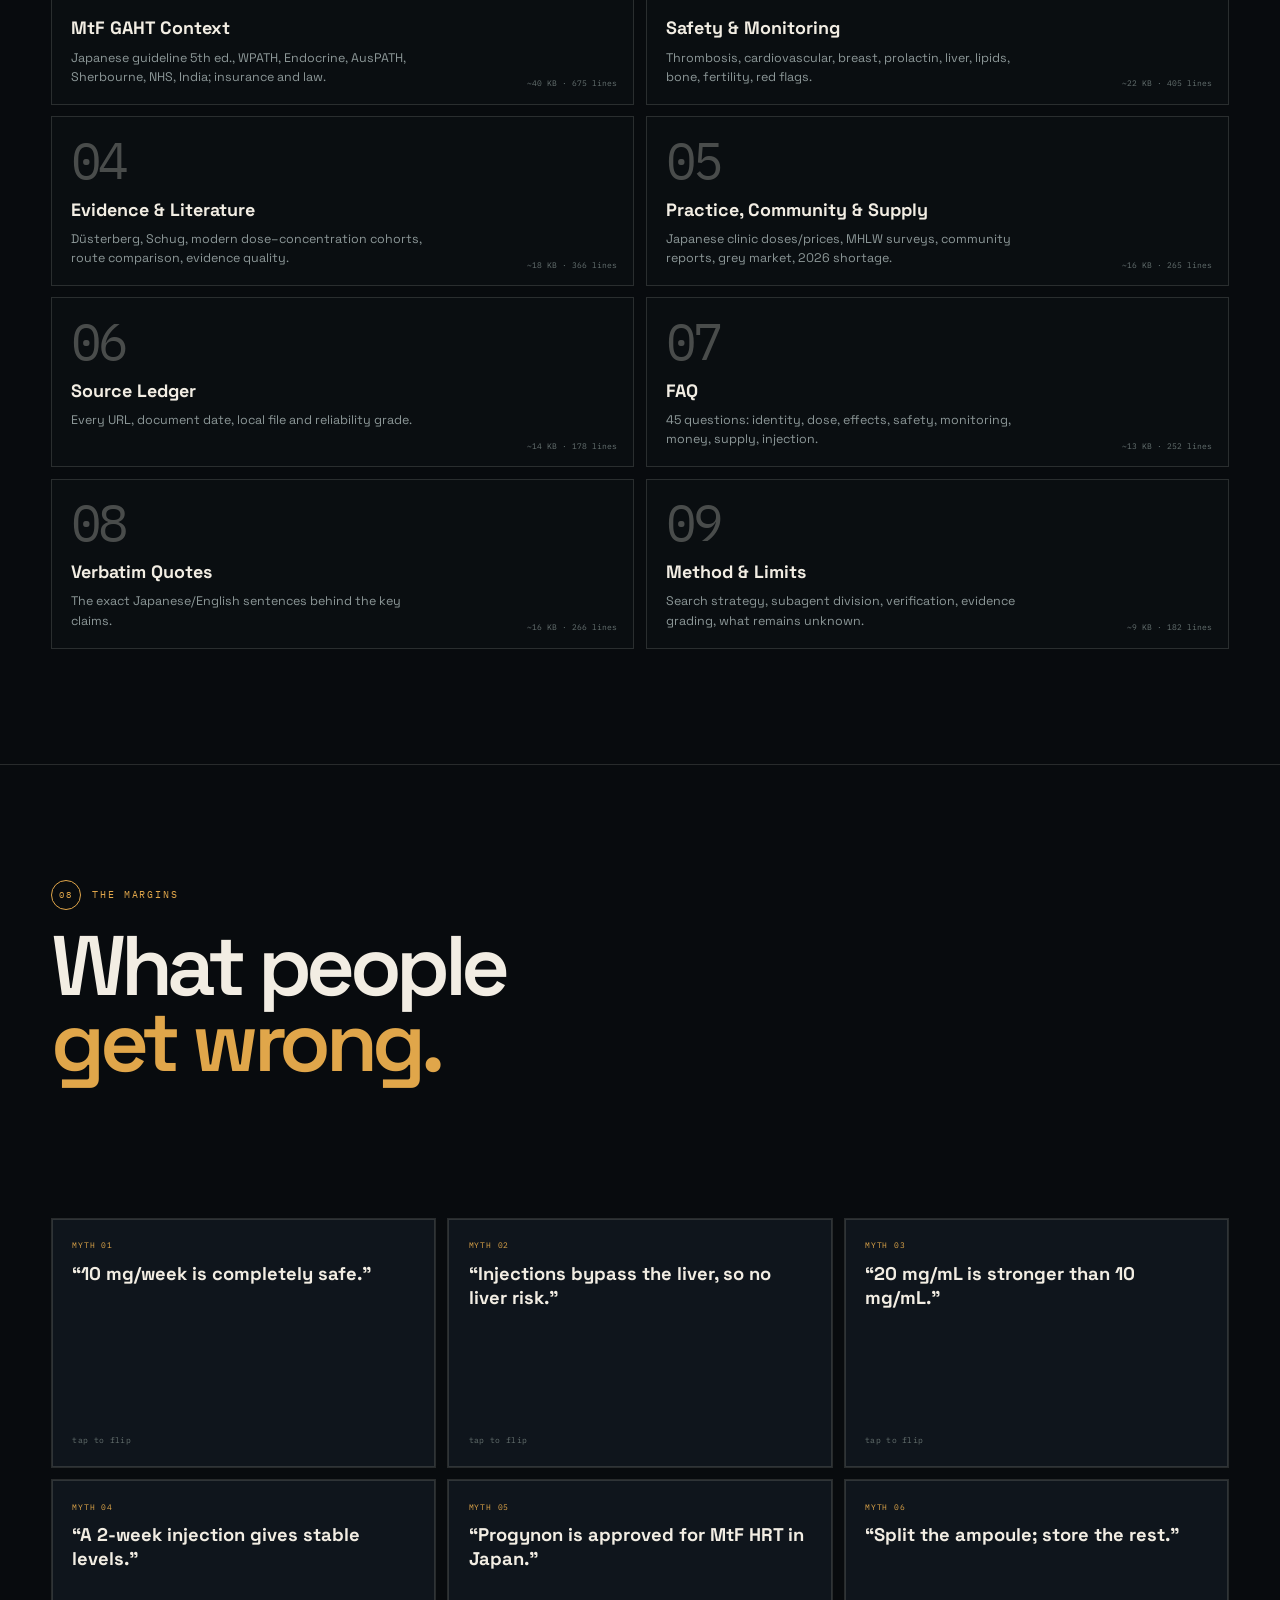
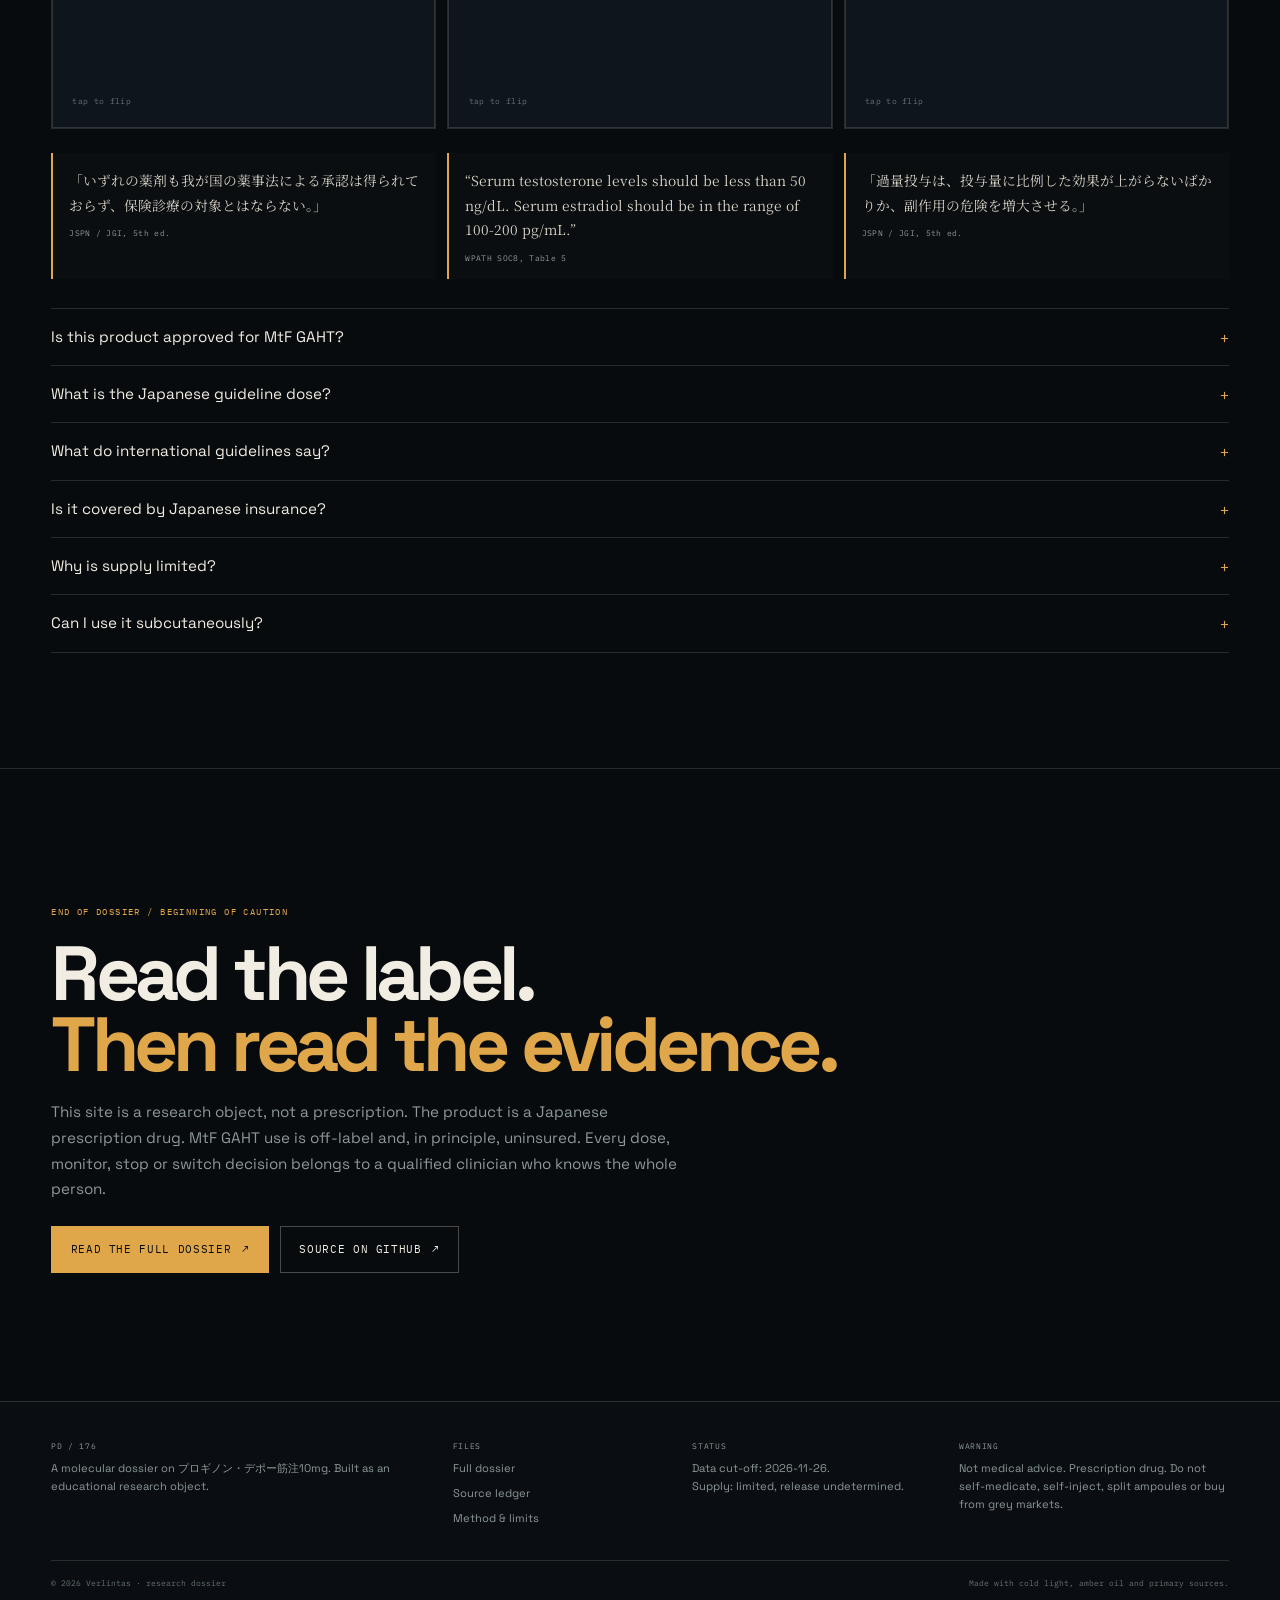
<file: v/PDfuji/index.html>
<!DOCTYPE html>
<html lang="zh-CN" data-theme="dark">
<head>
  <meta charset="UTF-8">
  <meta name="viewport" content="width=device-width, initial-scale=1.0">
  <title>PROGYNON / DEPOT — A Molecular Dossier</title>
  <meta name="description" content="A creative research dossier on プロギノン・デポー筋注10mg (estradiol valerate 10 mg/mL): official label, MtF GAHT guidelines, pharmacokinetics, safety, insurance and the 2026 supply fracture.">
  <meta name="theme-color" content="#0a0d10">
  <link rel="canonical" href="https://verlintas.dev/v/PDfuji/">
  <meta property="og:type" content="article">
  <meta property="og:site_name" content="Verlintas">
  <meta property="og:title" content="PROGYNON / DEPOT — A Molecular Dossier">
  <meta property="og:description" content="Estradiol valerate 10 mg/mL, the Japanese label, MtF GAHT guidelines, PK, safety, insurance and the 2026 supply fracture — as an interactive research dossier.">
  <meta property="og:url" content="https://verlintas.dev/v/PDfuji/">
  <meta property="og:image" content="https://verlintas.dev/v/PDfuji/assets/og.png">
  <meta name="twitter:card" content="summary_large_image">
  <meta name="twitter:title" content="PROGYNON / DEPOT — A Molecular Dossier">
  <meta name="twitter:description" content="An interactive research dossier on estradiol valerate 10 mg/mL, MtF GAHT, and the 2026 supply fracture.">
  <meta name="twitter:image" content="https://verlintas.dev/v/PDfuji/assets/og.png">
  <link rel="icon" href="assets/favicon.svg" type="image/svg+xml">
  <link rel="preconnect" href="https://fonts.googleapis.com">
  <link rel="preconnect" href="https://fonts.gstatic.com" crossorigin>
  <link href="https://fonts.googleapis.com/css2?family=IBM+Plex+Mono:wght@400;500;600&family=Noto+Serif+JP:wght@400;600&family=Space+Grotesk:wght@400;500;600;700&display=swap" rel="stylesheet">
  <link rel="stylesheet" href="assets/style.css">
</head>
<body>
  <div class="grain" aria-hidden="true"></div>
  <div class="cursor-glow" id="cursorGlow" aria-hidden="true"></div>
  <div class="scroll-progress" aria-hidden="true"><span id="scrollProgress"></span></div>

  <header class="topbar">
    <a class="brand" href="#hero" aria-label="Back to top">
      <span class="brand-mark">PD</span>
      <span class="brand-text">PROGYNON<br><em>DEPOT</em></span>
      <span class="brand-id">/ 176</span>
    </a>
    <nav class="topnav" id="topnav" aria-label="Primary">
      <a href="#identity">01 Identity</a>
      <a href="#label">02 Label</a>
      <a href="#atlas">03 Atlas</a>
      <a href="#body">04 Body</a>
      <a href="#clock">05 Clock</a>
      <a href="#fracture">06 Fracture</a>
      <a href="#archive">07 Archive</a>
      <a href="#margins">08 Margins</a>
    </nav>
    <div class="topbar-actions">
      <button class="icon-btn" id="searchBtn" aria-label="Search (press slash)" title="Search /">
        <svg viewBox="0 0 24 24" aria-hidden="true"><circle cx="10.5" cy="10.5" r="6.5"/><path d="M15.5 15.5 21 21"/></svg>
      </button>
      <button class="icon-btn" id="themeToggle" aria-label="Toggle theme" title="Toggle theme">
        <svg class="icon-sun" viewBox="0 0 24 24" aria-hidden="true"><circle cx="12" cy="12" r="4"/><path d="M12 2v2M12 20v2M4.9 4.9l1.4 1.4M17.7 17.7l1.4 1.4M2 12h2M20 12h2M4.9 19.1l1.4-1.4M17.7 6.3l1.4-1.4"/></svg>
        <svg class="icon-moon" viewBox="0 0 24 24" aria-hidden="true"><path d="M20 14.5A8.5 8.5 0 0 1 9.5 4 7 7 0 1 0 20 14.5Z"/></svg>
      </button>
      <a class="dossier-btn" href="dossier.html">Full dossier <span>↗</span></a>
      <button class="menu-btn" id="menuBtn" aria-label="Open menu" aria-expanded="false">
        <span></span><span></span>
      </button>
    </div>
  </header>

  <aside class="rail" aria-label="Chapter navigation">
    <div class="rail-line"><span id="railFill"></span></div>
    <a href="#hero" data-rail="hero" class="rail-dot is-active"><span>00</span></a>
    <a href="#identity" data-rail="identity" class="rail-dot"><span>01</span></a>
    <a href="#label" data-rail="label" class="rail-dot"><span>02</span></a>
    <a href="#atlas" data-rail="atlas" class="rail-dot"><span>03</span></a>
    <a href="#body" data-rail="body" class="rail-dot"><span>04</span></a>
    <a href="#clock" data-rail="clock" class="rail-dot"><span>05</span></a>
    <a href="#fracture" data-rail="fracture" class="rail-dot"><span>06</span></a>
    <a href="#archive" data-rail="archive" class="rail-dot"><span>07</span></a>
    <a href="#margins" data-rail="margins" class="rail-dot"><span>08</span></a>
  </aside>

  <main id="main">

    <!-- ========== HERO ========== -->
    <section class="hero" id="hero">
      <div class="hero-grid">
        <div class="hero-copy">
          <div class="eyebrow reveal">
            <span class="pulse-dot"></span>
            SPECIMEN <b>176</b> · FUJI PHARMA · JAPAN
          </div>
          <h1 class="hero-title reveal">
            <span class="title-solid">PROGYNON</span>
            <span class="title-outline">DEPOT</span>
          </h1>
          <p class="hero-sub reveal">
            A molecular dossier on <strong>estradiol valerate 10 mg/mL</strong>,
            the Japanese label behind it, the MtF GAHT evidence around it,
            and the <em>2026 supply fracture</em> that changed access.
          </p>
          <div class="hero-stats reveal">
            <div><b>10</b><span>mg / mL</span></div>
            <div><b>1</b><span>mL ampoule</span></div>
            <div><b>5</b><span>year shelf life</span></div>
            <div class="stat-risk"><b>LIMITED</b><span>supply · 2026</span></div>
          </div>
          <div class="hero-actions reveal">
            <a class="btn btn-primary" href="dossier.html">Open the dossier <span>↗</span></a>
            <a class="btn btn-ghost" href="#atlas">Enter the GAHT atlas <span>↓</span></a>
          </div>
          <p class="hero-disclaimer reveal">Research &amp; education only. Not medical advice. Prescription drug.</p>
        </div>

        <div class="vial-stage reveal" aria-hidden="true">
          <div class="vial-halo"></div>
          <div class="vial">
            <div class="ampoule">
              <div class="ampoule-tip"></div>
              <div class="ampoule-neck"></div>
              <div class="ampoule-shoulder"></div>
              <div class="ampoule-body">
                <div class="liquid" id="vialLiquid"></div>
                <div class="meniscus"></div>
                <div class="ticks"></div>
                <div class="ampoule-label">
                  <span>PROGYNON</span>
                  <b>DEPOT</b>
                  <small>10 mg / 1 mL</small>
                  <i>estradiol valerate</i>
                </div>
              </div>
              <div class="ampoule-bottom"></div>
            </div>
            <div class="vial-shadow"></div>
          </div>
          <div class="float-tag tag-a"><span>ester</span> estradiol valerate</div>
          <div class="float-tag tag-b"><span>solvent</span> sesame oil</div>
          <div class="float-tag tag-c"><span>route</span> IM only</div>
          <div class="float-tag tag-d"><span>peak</span> 3–5 days</div>
        </div>
      </div>
      <a class="scroll-cue" href="#identity"><span>Break the seal</span><i></i></a>
    </section>

    <!-- ========== 01 IDENTITY ========== -->
    <section class="chapter" id="identity">
      <div class="chapter-head">
        <div class="chapter-kicker reveal"><span>01</span> IDENTITY</div>
        <h2 class="reveal">The specimen<br><em>passport.</em></h2>
        <p class="chapter-lede reveal">Before the guidelines, the molecule. Before the molecule, the label. This is what page 176 actually is — and what it is not.</p>
      </div>

      <div class="identity-grid">
        <button class="passport reveal" id="passport" aria-label="Flip specimen passport">
          <div class="passport-inner">
            <div class="passport-face passport-front">
              <div class="passport-top">
                <span>SPECIMEN PASSPORT</span><span>JP / 176</span>
              </div>
              <div class="passport-seal">PD</div>
              <h3>プロギノン・デポー<br>筋注10mg</h3>
              <p class="passport-en">Progynon®-Depot<br>intramuscular injection</p>
              <dl>
                <div><dt>Generic</dt><dd>Estradiol Valerate</dd></div>
                <div><dt>Strength</dt><dd>10 mg / 1 mL</dd></div>
                <div><dt>Vehicle</dt><dd>Sesame oil</dd></div>
                <div><dt>Form</dt><dd>Oily injection · ampoule</dd></div>
              </dl>
              <span class="passport-hint">tap to read the Japanese label →</span>
            </div>
            <div class="passport-face passport-back">
              <div class="passport-top"><span>OFFICIAL LABEL / 適能・効果</span><span>JP</span></div>
              <p class="jp-quote">無月経、月経周期異常（稀発月経、多発月経）、月経量異常（過少月経、過多月経）、月経困難症、機能性子宮出血、子宮発育不全症、卵巣欠落症状、更年期障害、不妊症</p>
              <p class="passport-note">No GAHT indication. No transgender wording. MtF use is off-label.</p>
              <div class="passport-stamp">OFF-LABEL<br>FOR GAHT</div>
            </div>
          </div>
        </button>

        <div class="data-grid reveal">
          <article class="data-cell"><span>APPROVAL</span><b>2008.03.07</b><small>current brand name</small></article>
          <article class="data-cell"><span>APPROVAL NO.</span><b>22000AMX00547000</b><small>label shorthand 22000AMX00547</small></article>
          <article class="data-cell"><span>NHI PRICE</span><b>¥306</b><small>per ampoule · 2026</small></article>
          <article class="data-cell"><span>ATC</span><b>G03CA03</b><small>estradiol</small></article>
          <article class="data-cell"><span>DOSE</span><b>5–10 mg</b><small>IM every 1–4 weeks</small></article>
          <article class="data-cell"><span>PACK</span><b>10 amps</b><small>1 mL glass ampoules</small></article>
          <article class="data-cell wide"><span>WHAT IT IS NOT</span><b>Not an approved GAHT product</b><small>Japan's GAHT drugs are unapproved and uninsured; this label is for gynaecological indications.</small></article>
        </div>

        <div class="molecule-card reveal" aria-hidden="true">
          <div class="molecule-head"><span>MOLECULAR SCHEMATIC</span><span>C₂₃H₃₂O₃ · 356.50</span></div>
          <svg class="molecule" viewBox="0 0 460 300">
            <g fill="none" stroke="currentColor" stroke-width="1.6" stroke-linejoin="round">
              <path d="M78 178 L118 144 L164 164 L164 216 L118 240 L78 210 Z"/>
              <path d="M164 164 L206 132 L250 152 L250 204 L206 232 L164 216"/>
              <path d="M250 204 L292 172 L336 192 L336 244 L292 272 L250 252"/>
              <path d="M118 144 L138 100 L178 88"/>
              <path d="M206 132 L228 88"/>
              <path d="M292 172 L314 130 L354 118"/>
              <path d="M336 192 L378 162"/>
              <path d="M78 178 L52 146"/>
              <path d="M78 210 L52 242"/>
              <path d="M178 88 L204 106"/>
              <path d="M354 118 L380 136"/>
              <path d="M378 162 L406 142"/>
            </g>
            <g fill="var(--amber)">
              <circle cx="52" cy="146" r="3.5"/><circle cx="52" cy="242" r="3.5"/>
              <circle cx="406" cy="142" r="3.5"/><circle cx="380" cy="136" r="3.5"/>
            </g>
            <g fill="var(--muted)" font-family="IBM Plex Mono, monospace" font-size="10">
              <text x="42" y="132">O</text><text x="42" y="262">O</text>
              <text x="412" y="138">OH</text><text x="382" y="126">O</text>
            </g>
            <text x="24" y="286" fill="var(--muted)" font-family="IBM Plex Mono, monospace" font-size="9">SCHEMATIC · NOT TO SCALE · FOR ORIENTATION ONLY</text>
          </svg>
        </div>
      </div>
    </section>

    <!-- ========== 02 LABEL ========== -->
    <section class="chapter" id="label">
      <div class="chapter-head">
        <div class="chapter-kicker reveal"><span>02</span> THE LABEL</div>
        <h2 class="reveal">A leaflet with<br><em>a red stamp.</em></h2>
        <p class="chapter-lede reveal">The official Japanese insert, read in five passes. Hover the stamp: the product is approved, but not for this use.</p>
      </div>

      <div class="label-shell reveal">
        <div class="label-stamp" aria-hidden="true">OFF-LABEL<br><span>FOR GAHT</span></div>
        <div class="label-tabs" role="tablist" aria-label="Label sections">
          <button role="tab" aria-selected="true" aria-controls="panel-indication" id="tab-indication" data-tab="indication">効能 <span>Indications</span></button>
          <button role="tab" aria-selected="false" aria-controls="panel-dose" id="tab-dose" data-tab="dose">用法 <span>Dose</span></button>
          <button role="tab" aria-selected="false" aria-controls="panel-contra" id="tab-contra" data-tab="contra">禁忌 <span>Contraindications</span></button>
          <button role="tab" aria-selected="false" aria-controls="panel-pk" id="tab-pk" data-tab="pk">PK <span>Kinetics</span></button>
          <button role="tab" aria-selected="false" aria-controls="panel-adverse" id="tab-adverse" data-tab="adverse">副作用 <span>Adverse</span></button>
        </div>

        <div class="label-panels">
          <article class="label-panel is-active" id="panel-indication" role="tabpanel" aria-labelledby="tab-indication">
            <div class="label-meta"><span>4. 効能又は効果</span><span>OFFICIAL / JP</span></div>
            <p class="jp-quote">無月経、月経周期異常（稀発月経、多発月経）、月経量異常（過少月経、過多月経）、月経困難症、機能性子宮出血、子宮発育不全症、卵巣欠落症状、更年期障害、不妊症</p>
            <p class="translation">Amenorrhoea · menstrual cycle abnormalities · abnormal menstrual volume · dysmenorrhoea · functional uterine bleeding · uterine hypoplasia · ovarian deficiency symptoms · menopausal disorders · infertility.</p>
            <div class="field-note"><span>FIELD NOTE</span> The list is entirely gynaecological. Neither “gender incongruence” nor “GAHT” appears anywhere in the approved indications.</div>
          </article>

          <article class="label-panel" id="panel-dose" role="tabpanel" aria-labelledby="tab-dose" hidden>
            <div class="label-meta"><span>6. 用法及び用量</span><span>OFFICIAL / JP</span></div>
            <p class="jp-quote">エストラジオール吉草酸エステルとして、通常成人1回5～10mgを1～4週間毎に筋肉内注射する。なお、症状により適宜増減する。</p>
            <p class="translation">As estradiol valerate, the usual adult dose is <strong>5–10 mg IM once every 1–4 weeks</strong>; adjust according to symptoms.</p>
            <div class="field-note"><span>FIELD NOTE</span> This is the gynaecological label dose. Japanese GAHT guidelines list 10 mg/2–3 weeks or 20 mg/2–4 weeks — a different, off-label framework.</div>
          </article>

          <article class="label-panel" id="panel-contra" role="tabpanel" aria-labelledby="tab-contra" hidden>
            <div class="label-meta"><span>2. 禁忌</span><span>OFFICIAL / JP</span></div>
            <ul class="contra-list">
              <li>Estrogen-dependent malignancy (breast, endometrium) or suspicion</li>
              <li>History of breast cancer</li>
              <li>Untreated endometrial hyperplasia</li>
              <li>Thrombophlebitis or pulmonary embolism (current or prior)</li>
              <li>Arterial thromboembolic disease (CHD, stroke) or prior</li>
              <li>Severe hepatic impairment</li>
              <li>Undiagnosed abnormal genital bleeding</li>
              <li>Pregnancy or possible pregnancy</li>
            </ul>
            <div class="field-note"><span>FIELD NOTE</span> The label’s absolute contraindications are not “relative risks”. For MtF use, the breast-cancer and thrombotic entries still matter; the uterine entries are label-specific.</div>
          </article>

          <article class="label-panel" id="panel-pk" role="tabpanel" aria-labelledby="tab-pk" hidden>
            <div class="label-meta"><span>16. 薬物動態</span><span>OFFICIAL / FOREIGN DATA</span></div>
            <p class="jp-quote">エストラジオール吉草酸エステルは筋肉内投与後、徐々に放出され、エストラジオールと吉草酸に分かれる。血中エストラジオールは投与3～5日後に最高濃度に達し、約4～5日の半減期で低下した（外国人データ）。</p>
            <p class="translation">After IM injection, the ester is slowly released and split into estradiol and valeric acid. Serum estradiol peaks <strong>3–5 days</strong> after injection and declines with an apparent <strong>4–5 day half-life</strong> (foreign data).</p>
            <div class="field-note"><span>FIELD NOTE</span> The “half-life” is release-limited (flip-flop), not the true elimination half-life of estradiol. Japanese domestic PK data are absent from the label.</div>
          </article>

          <article class="label-panel" id="panel-adverse" role="tabpanel" aria-labelledby="tab-adverse" hidden>
            <div class="label-meta"><span>11. 副作用</span><span>OFFICIAL / JP</span></div>
            <div class="adverse-grid">
              <div><span>MAJOR</span><b>Thrombosis</b><small>frequency unknown; long-term use</small></div>
              <div><span>OTHER</span><b>Breast pain / tension</b><small>frequency unknown</small></div>
              <div><span>OTHER</span><b>Headache</b><small>frequency unknown</small></div>
              <div><span>OTHER</span><b>Fluid / sodium retention</b><small>frequency unknown</small></div>
              <div><span>OTHER</span><b>Nausea / mood change</b><small>clinic / patient reports</small></div>
              <div><span>OTHER</span><b>Injection-site reaction</b><small>pain, nodule, infection</small></div>
            </div>
            <div class="field-note"><span>FIELD NOTE</span> The label calls thrombosis the only “major adverse reaction”. The longer HRT cancer/cardiovascular data sit in section 15.1 — mostly from menopausal women, not MtF cohorts.</div>
          </article>
        </div>
      </div>
    </section>

    <!-- ========== 03 ATLAS ========== -->
    <section class="chapter" id="atlas">
      <div class="chapter-head">
        <div class="chapter-kicker reveal"><span>03</span> GAHT ATLAS</div>
        <h2 class="reveal">Seven guidelines,<br><em>one molecule.</em></h2>
        <p class="chapter-lede reveal">Dose is not a single number. It is a coordinate: country, year, formulation, monitoring, risk tolerance. Click a star to open its coordinate.</p>
      </div>

      <div class="atlas-layout">
        <div class="atlas-map reveal">
          <div class="atlas-map-head"><span>GUIDELINE CONSTELLATION</span><span>click / tap a node</span></div>
          <svg class="atlas-svg" viewBox="0 0 760 480" role="img" aria-label="Interactive constellation of GAHT guidelines">
            <defs>
              <filter id="nodeGlow" x="-80%" y="-80%" width="260%" height="260%">
                <feGaussianBlur stdDeviation="8" result="b"/>
                <feMerge><feMergeNode in="b"/><feMergeNode in="SourceGraphic"/></feMerge>
              </filter>
            </defs>
            <g class="atlas-lines" stroke="currentColor" stroke-width="1" stroke-dasharray="3 7" opacity=".45">
              <path d="M380 240 L150 120"/><path d="M380 240 L610 110"/><path d="M380 240 L650 300"/>
              <path d="M380 240 L520 420"/><path d="M380 240 L220 410"/><path d="M380 240 L90 300"/>
              <path d="M150 120 L90 300"/><path d="M610 110 L650 300"/><path d="M520 420 L220 410"/>
            </g>
            <g class="atlas-node is-active" data-id="japan" tabindex="0" role="button" aria-label="Japan guideline">
              <circle cx="380" cy="240" r="58" class="node-halo"/><circle cx="380" cy="240" r="34" class="node-ring"/><circle cx="380" cy="240" r="7" class="node-core"/>
              <text x="380" y="292" class="node-label">JAPAN</text><text x="380" y="306" class="node-sub">2024 / 2025</text>
            </g>
            <g class="atlas-node" data-id="wpath" tabindex="0" role="button" aria-label="WPATH SOC8">
              <circle cx="150" cy="120" r="28" class="node-ring"/><circle cx="150" cy="120" r="6" class="node-core"/>
              <text x="150" y="160" class="node-label">WPATH</text><text x="150" y="174" class="node-sub">SOC8 · 2022</text>
            </g>
            <g class="atlas-node" data-id="endocrine" tabindex="0" role="button" aria-label="Endocrine Society 2017">
              <circle cx="610" cy="110" r="28" class="node-ring"/><circle cx="610" cy="110" r="6" class="node-core"/>
              <text x="610" y="150" class="node-label">ENDOCRINE</text><text x="610" y="164" class="node-sub">2017</text>
            </g>
            <g class="atlas-node" data-id="auspath" tabindex="0" role="button" aria-label="AusPATH 2025">
              <circle cx="650" cy="300" r="24" class="node-ring"/><circle cx="650" cy="300" r="6" class="node-core"/>
              <text x="650" y="338" class="node-label">AUSPATH</text><text x="650" y="352" class="node-sub">2025</text>
            </g>
            <g class="atlas-node" data-id="sherbourne" tabindex="0" role="button" aria-label="Sherbourne 2026">
              <circle cx="520" cy="420" r="24" class="node-ring"/><circle cx="520" cy="420" r="6" class="node-core"/>
              <text x="520" y="458" class="node-label">SHERBOURNE</text><text x="520" y="472" class="node-sub">2026</text>
            </g>
            <g class="atlas-node" data-id="nhs" tabindex="0" role="button" aria-label="NHS 2025">
              <circle cx="220" cy="410" r="24" class="node-ring"/><circle cx="220" cy="410" r="6" class="node-core"/>
              <text x="220" y="448" class="node-label">NHS</text><text x="220" y="462" class="node-sub">2025</text>
            </g>
            <g class="atlas-node" data-id="india" tabindex="0" role="button" aria-label="Endocrine Society of India 2025">
              <circle cx="90" cy="300" r="22" class="node-ring"/><circle cx="90" cy="300" r="6" class="node-core"/>
              <text x="90" y="336" class="node-label">INDIA</text><text x="90" y="350" class="node-sub">2025</text>
            </g>
          </svg>
          <div class="atlas-hint">The center is Japan’s guideline; the outer nodes are compared in the panel →</div>
        </div>

        <aside class="atlas-panel reveal" id="atlasPanel" aria-live="polite">
          <div class="atlas-panel-top"><span id="atlasKicker">JAPAN / JSPN + JGI</span><span class="tag" id="atlasTag">A · GUIDELINE</span></div>
          <h3 id="atlasTitle">10 mg / 2–3 weeks<br>20 mg / 2–4 weeks</h3>
          <p class="atlas-dose" id="atlasDose">Estradiol valerate IM</p>
          <dl class="atlas-meta">
            <div><dt>Target E2</dt><dd id="atlasE2">No numeric target in table</dd></div>
            <div><dt>Target T</dt><dd id="atlasT">Adjust by serum testosterone</dd></div>
            <div><dt>Monitoring</dt><dd id="atlasMon">Periodic: liver, coagulation, prolactin</dd></div>
            <div><dt>Key note</dt><dd id="atlasNote">Japan’s de facto national guideline; drugs are unapproved and uninsured.</dd></div>
          </dl>
          <div class="atlas-bar"><span>weekly equivalent</span><div class="bar-track"><i id="atlasBar" style="width:50%"></i></div><b id="atlasBarLabel">3.3–10 mg/wk</b></div>
          <p class="atlas-foot" id="atlasFoot">Off-label in Japan. Not a prescription.</p>
        </aside>
      </div>

      <div class="dose-spectrum reveal">
        <div class="spectrum-head"><span>DOSE SPECTRUM / mg per week equivalent</span><span>illustrative ranges, not recommendations</span></div>
        <div class="spectrum">
          <div class="spectrum-axis"><span>0</span><span>5</span><span>10</span><span>15</span><span>20</span></div>
          <div class="spectrum-row"><span>JAPAN</span><div class="spectrum-track"><i style="--a:16.5%;--b:50%"></i></div><b>3.3–10</b></div>
          <div class="spectrum-row"><span>WPATH</span><div class="spectrum-track"><i style="--a:10%;--b:75%"></i></div><b>2.5–15</b></div>
          <div class="spectrum-row"><span>ENDOCRINE</span><div class="spectrum-track"><i style="--a:10%;--b:75%"></i></div><b>2.5–15</b></div>
          <div class="spectrum-row"><span>AUSPATH</span><div class="spectrum-track"><i style="--a:10%;--b:50%"></i></div><b>2–10</b></div>
          <div class="spectrum-row"><span>SHERBOURNE</span><div class="spectrum-track"><i style="--a:15%;--b:25%"></i></div><b>3–5 usual</b></div>
          <div class="spectrum-row"><span>INDIA</span><div class="spectrum-track"><i style="--a:25%;--b:100%"></i></div><b>5–20*</b></div>
          <div class="spectrum-row is-muted"><span>NHS</span><div class="spectrum-track"><i style="--a:0;--b:0"></i></div><b>no injectable</b></div>
        </div>
        <p class="spectrum-note">* India: “5 mg/week up to a maximum of 10–20 mg every 1–2 weeks” — the upper bound is interval-dependent. Bars are derived from guideline text, not from measured outcomes.</p>
      </div>
    </section>

    <!-- ========== 04 BODY ========== -->
    <section class="chapter" id="body">
      <div class="chapter-head">
        <div class="chapter-kicker reveal"><span>04</span> THE BODY</div>
        <h2 class="reveal">Where the signal<br><em>lands.</em></h2>
        <p class="chapter-lede reveal">A schematic body map of the evidence. Click a hotspot. The point is not fear; it is location, magnitude, and what is actually known.</p>
      </div>

      <div class="body-layout">
        <div class="body-figure reveal">
          <div class="body-head"><span>SCHEMATIC BODY MAP</span><span>not anatomy</span></div>
          <svg class="body-svg" viewBox="0 0 320 560" role="img" aria-label="Schematic body map with risk hotspots">
            <g fill="none" stroke="currentColor" stroke-width="1.6" opacity=".8">
              <circle cx="160" cy="66" r="36"/>
              <path d="M148 102 L148 122 L172 122 L172 102"/>
              <path d="M100 140 Q160 118 220 140 L236 214 L214 300 L204 520 L176 520 L170 342 L150 342 L144 520 L116 520 L106 300 L84 214 Z"/>
              <path d="M100 140 L62 230 L52 330"/>
              <path d="M220 140 L258 230 L268 330"/>
              <path d="M116 520 L112 552"/><path d="M204 520 L208 552"/>
              <path d="M160 122 L160 342"/>
            </g>
            <g class="hotspot" data-risk="pituitary" tabindex="0" role="button" aria-label="Pituitary and prolactin">
              <circle cx="160" cy="62" r="15" class="hotspot-ring"/><circle cx="160" cy="62" r="5" class="hotspot-core"/>
              <text x="184" y="58" class="hotspot-label">pituitary</text>
            </g>
            <g class="hotspot" data-risk="breast" tabindex="0" role="button" aria-label="Breast cancer risk">
              <circle cx="128" cy="174" r="15" class="hotspot-ring"/><circle cx="128" cy="174" r="5" class="hotspot-core"/>
              <text x="42" y="170" class="hotspot-label">breast</text>
            </g>
            <g class="hotspot" data-risk="vte" tabindex="0" role="button" aria-label="Venous thromboembolism">
              <circle cx="192" cy="200" r="15" class="hotspot-ring"/><circle cx="192" cy="200" r="5" class="hotspot-core"/>
              <text x="214" y="196" class="hotspot-label">vessels</text>
            </g>
            <g class="hotspot" data-risk="liver" tabindex="0" role="button" aria-label="Liver">
              <circle cx="135" cy="252" r="15" class="hotspot-ring"/><circle cx="135" cy="252" r="5" class="hotspot-core"/>
              <text x="48" y="248" class="hotspot-label">liver</text>
            </g>
            <g class="hotspot" data-risk="gallbladder" tabindex="0" role="button" aria-label="Gallbladder">
              <circle cx="185" cy="276" r="13" class="hotspot-ring"/><circle cx="185" cy="276" r="4" class="hotspot-core"/>
              <text x="206" y="272" class="hotspot-label">gall</text>
            </g>
            <g class="hotspot" data-risk="bone" tabindex="0" role="button" aria-label="Bone">
              <circle cx="116" cy="382" r="15" class="hotspot-ring"/><circle cx="116" cy="382" r="5" class="hotspot-core"/>
              <text x="34" y="378" class="hotspot-label">bone</text>
            </g>
            <g class="hotspot" data-risk="fertility" tabindex="0" role="button" aria-label="Fertility">
              <circle cx="160" cy="330" r="14" class="hotspot-ring"/><circle cx="160" cy="330" r="5" class="hotspot-core"/>
              <text x="182" y="326" class="hotspot-label">gonads</text>
            </g>
          </svg>
          <div class="body-note">Click a hotspot. Values are from the cited literature; they are not individual predictions.</div>
        </div>

        <aside class="risk-panel reveal" id="riskPanel" aria-live="polite">
          <div class="risk-panel-top"><span id="riskKicker">VTE / THROMBOSIS</span><span class="risk-badge" id="riskBadge">HIGH</span></div>
          <h3 id="riskTitle">The label’s only<br>“major” adverse effect.</h3>
          <p id="riskBody">MtF cohorts show a real increase in venous thromboembolism, but the data are dominated by oral ethinylestradiol and oral estradiol. IM estradiol valerate has no adequately powered outcome study. The label lists thrombosis as frequency-unknown; VTE/PE history is an absolute contraindication.</p>
          <dl class="risk-stats">
            <div><dt>Getahun 2018</dt><dd>5.5 / 1000 person-years</dd></div>
            <div><dt>Nota 2019</dt><dd>SIR 5.52 vs women</dd></div>
            <div><dt>Route signal</dt><dd>oral &gt; transdermal; IM unknown</dd></div>
          </dl>
          <p class="risk-source" id="riskSource">Sources: label 11.1.1; Getahun 2018; Nota 2019; Endocrine Society 2017.</p>
        </aside>
      </div>

      <div class="risk-matrix reveal">
        <article class="risk-card" data-risk-jump="vte"><span>VTE</span><b>Very high</b><small>label major AE; cohorts show increase</small></article>
        <article class="risk-card" data-risk-jump="breast"><span>BREAST</span><b>Moderate</b><small>SIR 46.7 vs men; 0.3 vs women</small></article>
        <article class="risk-card" data-risk-jump="pituitary"><span>PROLACTIN</span><b>Monitor</b><small>+193% first year; CPA implicated</small></article>
        <article class="risk-card" data-risk-jump="liver"><span>LIVER</span><b>Caution</b><small>severe liver disease contraindicated</small></article>
        <article class="risk-card" data-risk-jump="gallbladder"><span>GALLBLADDER</span><b>Moderate</b><small>HRT data: HR 1.59–1.67</small></article>
        <article class="risk-card" data-risk-jump="bone"><span>BONE</span><b>Protective</b><small>BMD stable/up; continue after orchiectomy</small></article>
      </div>
    </section>

    <!-- ========== 05 CLOCK ========== -->
    <section class="chapter" id="clock">
      <div class="chapter-head">
        <div class="chapter-kicker reveal"><span>05</span> THE CLOCK</div>
        <h2 class="reveal">A curve,<br><em>not a level.</em></h2>
        <p class="chapter-lede reveal">The label says peak 3–5 days, apparent half-life 4–5 days. That means every injection is a wave. Explore the shape — not a prescription.</p>
      </div>

      <div class="clock-shell reveal">
        <div class="clock-controls">
          <div class="control-group"><span>DOSE</span>
            <button class="chip is-active" data-dose="5">5 mg</button>
            <button class="chip" data-dose="10">10 mg</button>
            <button class="chip" data-dose="20">20 mg</button>
          </div>
          <div class="control-group"><span>INTERVAL</span>
            <button class="chip" data-interval="7">7 d</button>
            <button class="chip is-active" data-interval="14">14 d</button>
            <button class="chip" data-interval="28">28 d</button>
          </div>
          <div class="control-readout" id="pkReadout" aria-live="polite">
            <div><span>PEAK</span><b>~520</b><small>pg/mL</small></div>
            <div><span>TROUGH</span><b>~120</b><small>pg/mL</small></div>
            <div><span>4-WEEK TOTAL</span><b>20</b><small>mg</small></div>
          </div>
        </div>
        <div class="chart-wrap">
          <svg id="pkChart" viewBox="0 0 920 430" role="img" aria-label="Illustrative estradiol concentration curve"></svg>
          <div class="chart-legend"><span class="lg-target">target band 100–200 pg/mL</span><span class="lg-curve">illustrative curve</span><span class="lg-sample">suggested sampling window</span></div>
        </div>
        <p class="clock-note">Modeled from the label’s Tmax (3–5 d) and apparent half-life (4–5 d). It is a shape illustration, not a pharmacokinetic prediction for any person. Real levels vary with formulation, body composition, assay and sampling time.</p>
      </div>
    </section>

    <!-- ========== 06 FRACTURE ========== -->
    <section class="chapter" id="fracture">
      <div class="chapter-head">
        <div class="chapter-kicker reveal"><span>06</span> THE FRACTURE</div>
        <h2 class="reveal">When the vial<br><em>ran short.</em></h2>
        <p class="chapter-lede reveal">In June 2026, the supply chain became part of the clinical picture. This is the timeline — and what it means for a product with almost no domestic alternative.</p>
      </div>

      <div class="supply-gauge reveal">
        <div class="gauge-labels"><span>NORMAL</span><span>LIMITED</span><span>STOP</span></div>
        <div class="gauge-track"><i class="gauge-fill" style="width:62%"></i><span class="gauge-needle" style="left:62%"></span></div>
        <div class="gauge-status"><span class="status-dot"></span> As of 2026-11-20: <b>限定出荷</b> · release date unknown</div>
      </div>

      <div class="timeline-wrap reveal">
        <div class="timeline-controls">
          <span>2026 / SUPPLY TIMELINE</span>
          <div><button id="timePrev" aria-label="Previous timeline items">←</button><button id="timeNext" aria-label="Next timeline items">→</button></div>
        </div>
        <div class="timeline" id="timeline">
          <article class="timeline-card">
            <time>2026-06-19</time><span class="tl-tag">OFFICIAL</span>
            <h4>Fuji limits shipments</h4>
            <p>“Orders exceeded expectations.” New adopting institutions are not supplied; existing sites are asked not to exceed prior use. Release date undetermined.</p>
          </article>
          <article class="timeline-card">
            <time>2026-06-24</time><span class="tl-tag">MHLW</span>
            <h4>“Raw material procurement”</h4>
            <p>MHLW supply data lists 限定出荷 (自社の事情), reason “原材料調達上の問題”, release “未定”, shipment volume “通常”.</p>
          </article>
          <article class="timeline-card">
            <time>2026-07-09</time><span class="tl-tag">CLINIC</span>
            <h4>The shortage reaches GAHT</h4>
            <p>A Tokyo gender clinic reports the shortage has reached Progynon Depot; patients face injection-frequency limits.</p>
          </article>
          <article class="timeline-card">
            <time>2026-08-21</time><span class="tl-tag">CLINIC</span>
            <h4>Tokyo GC suspends new injections</h4>
            <p>All new Progynon Depot injections/prescriptions are paused; existing bookings are honoured with reserved stock.</p>
          </article>
          <article class="timeline-card">
            <time>2026-09-17</time><span class="tl-tag">CLINIC</span>
            <h4>Partial resumption</h4>
            <p>One ampoule per visit; two-ampoule sets; the 10-ampoule box is suspended.</p>
          </article>
          <article class="timeline-card is-alert">
            <time>2026-11-20</time><span class="tl-tag">OFFICIAL</span>
            <h4>Still limited</h4>
            <p>Fuji’s supply status remains 限定出荷（自社の事情）; resolution “未定”. Peranin 10 mg is also supply-stopped and scheduled for price deletion.</p>
          </article>
        </div>
      </div>

      <div class="supply-actions reveal">
        <article><span>FOR PATIENTS</span><h4>Do not self-adjust.</h4><p>Discuss patches, gel or oral estradiol with your clinician. Do not split ampoules, stockpile grey-market product, or change interval on your own.</p></article>
        <article><span>FOR CLINICIANS</span><h4>Plan the bridge.</h4><p>Review alternatives, monitoring and patient-specific VTE risk. Document the switch. The shortage is not a reason to abandon monitoring.</p></article>
        <article><span>FOR THE RECORD</span><h4>One product, one fracture.</h4><p>Pera-nin’s exit leaves Progynon as virtually the only domestic EV injection. A single-product supply chain is a clinical vulnerability.</p></article>
      </div>
    </section>

    <!-- ========== 07 ARCHIVE ========== -->
    <section class="chapter" id="archive">
      <div class="chapter-head">
        <div class="chapter-kicker reveal"><span>07</span> THE ARCHIVE</div>
        <h2 class="reveal">Everything,<br><em>filed.</em></h2>
        <p class="chapter-lede reveal">The full dossier is not hidden behind a “read more”. Ten files, every table, every quote, every source. Search it, or open a file.</p>
      </div>

      <div class="archive-toolbar reveal">
        <label class="archive-search"><span>⌕</span><input id="archiveSearch" type="search" placeholder="Filter files: safety, supply, WPATH, PK, insurance…" autocomplete="off"></label>
        <a class="btn btn-primary" href="dossier.html">Open full dossier <span>↗</span></a>
      </div>

      <div class="archive-grid" id="archiveGrid">
        <a class="archive-card reveal" href="dossier.html#chapter-00" data-keywords="summary overview 总览"><span class="file-no">00</span><h4>Executive Summary</h4><p>One-page orientation: product, GAHT, risk, supply, bottom line.</p><span class="file-meta">~9 KB · 188 lines</span></a>
        <a class="archive-card reveal" href="dossier.html#chapter-01" data-keywords="product label official approval price 产品 说明书"><span class="file-no">01</span><h4>Product / Official Profile</h4><p>Identity, approval, composition, indications, dose, PK, contraindications, history, supply.</p><span class="file-meta">~40 KB · 670 lines</span></a>
        <a class="archive-card reveal" href="dossier.html#chapter-02" data-keywords="GAHT guidelines Japan WPATH Endocrine insurance 指南 保险"><span class="file-no">02</span><h4>MtF GAHT Context</h4><p>Japanese guideline 5th ed., WPATH, Endocrine, AusPATH, Sherbourne, NHS, India; insurance and law.</p><span class="file-meta">~40 KB · 675 lines</span></a>
        <a class="archive-card reveal" href="dossier.html#chapter-03" data-keywords="safety monitoring VTE breast prolactin liver bone 安全 监测"><span class="file-no">03</span><h4>Safety &amp; Monitoring</h4><p>Thrombosis, cardiovascular, breast, prolactin, liver, lipids, bone, fertility, red flags.</p><span class="file-meta">~22 KB · 405 lines</span></a>
        <a class="archive-card reveal" href="dossier.html#chapter-04" data-keywords="pharmacokinetics literature PK estradiol valerate 药代 文献"><span class="file-no">04</span><h4>Evidence &amp; Literature</h4><p>Düsterberg, Schug, modern dose–concentration cohorts, route comparison, evidence quality.</p><span class="file-meta">~18 KB · 366 lines</span></a>
        <a class="archive-card reveal" href="dossier.html#chapter-05" data-keywords="clinic community price supply counterfeit 诊所 社区 价格 供应"><span class="file-no">05</span><h4>Practice, Community &amp; Supply</h4><p>Japanese clinic doses/prices, MHLW surveys, community reports, grey market, 2026 shortage.</p><span class="file-meta">~16 KB · 265 lines</span></a>
        <a class="archive-card reveal" href="dossier.html#chapter-06" data-keywords="sources references URLs 来源 引用"><span class="file-no">06</span><h4>Source Ledger</h4><p>Every URL, document date, local file and reliability grade.</p><span class="file-meta">~14 KB · 178 lines</span></a>
        <a class="archive-card reveal" href="dossier.html#chapter-07" data-keywords="FAQ questions 常见问题"><span class="file-no">07</span><h4>FAQ</h4><p>45 questions: identity, dose, effects, safety, monitoring, money, supply, injection.</p><span class="file-meta">~13 KB · 252 lines</span></a>
        <a class="archive-card reveal" href="dossier.html#chapter-08" data-keywords="verbatim quotes Japanese 原文 引用"><span class="file-no">08</span><h4>Verbatim Quotes</h4><p>The exact Japanese/English sentences behind the key claims.</p><span class="file-meta">~16 KB · 266 lines</span></a>
        <a class="archive-card reveal" href="dossier.html#chapter-09" data-keywords="methodology limitations 方法 局限"><span class="file-no">09</span><h4>Method &amp; Limits</h4><p>Search strategy, subagent division, verification, evidence grading, what remains unknown.</p><span class="file-meta">~9 KB · 182 lines</span></a>
      </div>
    </section>

    <!-- ========== 08 MARGINS ========== -->
    <section class="chapter" id="margins">
      <div class="chapter-head">
        <div class="chapter-kicker reveal"><span>08</span> THE MARGINS</div>
        <h2 class="reveal">What people<br><em>get wrong.</em></h2>
        <p class="chapter-lede reveal">A wall of margin notes: myths, exact quotes, and the questions that matter more than “which dose is strongest”.</p>
      </div>

      <div class="myth-grid">
        <button class="myth-card reveal" aria-pressed="false"><span class="myth-front"><small>MYTH 01</small><b>“10 mg/week is completely safe.”</b><i>tap to flip</i></span><span class="myth-back"><small>FACT</small><b>No dose is risk-free.</b><span class="myth-body">10 mg/week is at the upper end of the Japanese label (5–10 mg per injection every 1–4 weeks). VTE, lipids, liver, prolactin and breast risk still need monitoring.</span></span></button>
        <button class="myth-card reveal" aria-pressed="false"><span class="myth-front"><small>MYTH 02</small><b>“Injections bypass the liver, so no liver risk.”</b><i>tap to flip</i></span><span class="myth-back"><small>FACT</small><b>Less first-pass ≠ zero risk.</b><span class="myth-body">IM avoids first-pass hepatic exposure, but estrogen still acts systemically. Severe liver disease is an absolute contraindication; monitor liver function.</span></span></button>
        <button class="myth-card reveal" aria-pressed="false"><span class="myth-front"><small>MYTH 03</small><b>“20 mg/mL is stronger than 10 mg/mL.”</b><i>tap to flip</i></span><span class="myth-back"><small>FACT</small><b>Concentration is not dose.</b><span class="myth-body">10 mg is 10 mg. At 10 mg/mL it is 1.0 mL; at 20 mg/mL it is 0.5 mL. The difference is volume, not milligrams.</span></span></button>
        <button class="myth-card reveal" aria-pressed="false"><span class="myth-front"><small>MYTH 04</small><b>“A 2-week injection gives stable levels.”</b><i>tap to flip</i></span><span class="myth-back"><small>FACT</small><b>Every injection is a wave.</b><span class="myth-body">Peak is 3–5 days; apparent half-life is 4–5 days. A 2-week interval necessarily has a peak and a trough. Sampling time changes the number you see.</span></span></button>
        <button class="myth-card reveal" aria-pressed="false"><span class="myth-front"><small>MYTH 05</small><b>“Progynon is approved for MtF HRT in Japan.”</b><i>tap to flip</i></span><span class="myth-back"><small>FACT</small><b>Gynaecology only.</b><span class="myth-body">The label lists amenorrhoea, menstrual disorders, menopause and infertility. MtF GAHT is off-label, unapproved and — in principle — uninsured.</span></span></button>
        <button class="myth-card reveal" aria-pressed="false"><span class="myth-front"><small>MYTH 06</small><b>“Split the ampoule; store the rest.”</b><i>tap to flip</i></span><span class="myth-back"><small>FACT</small><b>Single-use means single-use.</b><span class="myth-body">A glass ampoule is not a multi-dose vial. A plastic syringe is not sterile storage. Refrigeration does not sterilise. Do not split and store.</span></span></button>
      </div>

      <div class="quote-wall reveal">
        <blockquote><p>「いずれの薬剤も我が国の薬事法による承認は得られておらず、保険診療の対象とはならない。」</p><cite>JSPN / JGI, 5th ed.</cite></blockquote>
        <blockquote><p>“Serum testosterone levels should be less than 50 ng/dL. Serum estradiol should be in the range of 100-200 pg/mL.”</p><cite>WPATH SOC8, Table 5</cite></blockquote>
        <blockquote><p>「過量投与は、投与量に比例した効果が上がらないばかりか、副作用の危険を増大させる。」</p><cite>JSPN / JGI, 5th ed.</cite></blockquote>
      </div>

      <div class="faq reveal">
        <details><summary>Is this product approved for MtF GAHT? <span>+</span></summary><p>No. The approved indications are gynaecological. MtF use is off-label in Japan.</p></details>
        <details><summary>What is the Japanese guideline dose? <span>+</span></summary><p>Estradiol valerate IM 10 mg every 2–3 weeks, or 20 mg every 2–4 weeks, individualised by serum testosterone and clinical effect.</p></details>
        <details><summary>What do international guidelines say? <span>+</span></summary><p>WPATH SOC8 and Endocrine Society 2017: 5–30 mg IM every 2 weeks, or 2–10 mg IM every week; target E2 100–200 pg/mL and T &lt;50 ng/dL. Newer national guidance trends lower.</p></details>
        <details><summary>Is it covered by Japanese insurance? <span>+</span></summary><p>GAHT is in principle not covered. A 2026 government advisory opinion records MHLW’s position that no GAHT drug is approved, so it falls outside insurance. Some facilities make individual exceptions after legal sex change.</p></details>
        <details><summary>Why is supply limited? <span>+</span></summary><p>Fuji’s June 2026 notice cites orders exceeding expectations; MHLW supply data also lists “raw material procurement”. As of 2026-11-20, release is undetermined.</p></details>
        <details><summary>Can I use it subcutaneously? <span>+</span></summary><p>The label is IM only. Subcutaneous use is a community practice, not an approved route; PK and local safety are not formally established.</p></details>
      </div>
    </section>

    <section class="closing">
      <div class="closing-inner reveal">
        <span class="closing-kicker">END OF DOSSIER / BEGINNING OF CAUTION</span>
        <h2>Read the label.<br><em>Then read the evidence.</em></h2>
        <p>This site is a research object, not a prescription. The product is a Japanese prescription drug. MtF GAHT use is off-label and, in principle, uninsured. Every dose, monitor, stop or switch decision belongs to a qualified clinician who knows the whole person.</p>
        <div class="closing-actions">
          <a class="btn btn-primary" href="dossier.html">Read the full dossier <span>↗</span></a>
          <a class="btn btn-ghost" href="https://github.com/Verlintas/PDfuji" target="_blank" rel="noopener">Source on GitHub <span>↗</span></a>
        </div>
      </div>
    </section>
  </main>

  <footer class="footer">
    <div class="footer-grid">
      <div><span class="footer-mark">PD / 176</span><p>A molecular dossier on プロギノン・デポー筋注10mg. Built as an educational research object.</p></div>
      <div><span>FILES</span><a href="dossier.html">Full dossier</a><a href="dossier.html#chapter-06">Source ledger</a><a href="dossier.html#chapter-09">Method &amp; limits</a></div>
      <div><span>STATUS</span><p>Data cut-off: 2026-11-26.<br>Supply: limited, release undetermined.</p></div>
      <div><span>WARNING</span><p>Not medical advice. Prescription drug. Do not self-medicate, self-inject, split ampoules or buy from grey markets.</p></div>
    </div>
    <div class="footer-bottom"><span>© 2026 Verlintas · research dossier</span><span>Made with cold light, amber oil and primary sources.</span></div>
  </footer>

  <div class="command" id="command" hidden>
    <div class="command-backdrop" data-close-command></div>
    <div class="command-panel" role="dialog" aria-modal="true" aria-label="Search the dossier">
      <div class="command-input-wrap"><span>/</span><input id="commandInput" type="text" placeholder="Search sections, guidelines, risks, supply…" autocomplete="off" spellcheck="false"></div>
      <div class="command-results" id="commandResults"></div>
      <div class="command-foot"><span>↑↓ navigate</span><span>↵ open</span><span>esc close</span><span>⌘K / /</span></div>
    </div>
  </div>

  <script src="assets/app.js" defer></script>
</body>
</html>
</file>
<file: assets/css/style.css>
/* ════════════════════════════════════════
   Verlintas — personal site
   black · diamonds · red · white
   ════════════════════════════════════════ */

:root {
  --bg: #050505;
  --bg-2: #0a0a0a;
  --red: #ff0000;
  --red-soft: rgba(255, 0, 0, 0.55);
  --white: #ffffff;
  --gray: #9a9a9a;
  --line: rgba(255, 255, 255, 0.08);
  --font-head: "Space Grotesk", "PingFang SC", "Microsoft YaHei", system-ui, sans-serif;
  --font-mono: "JetBrains Mono", ui-monospace, SFMono-Regular, Menlo, monospace;
}

* { margin: 0; padding: 0; box-sizing: border-box; }

html { scroll-behavior: smooth; }

body {
  background: var(--bg);
  color: var(--white);
  font-family: var(--font-head);
  line-height: 1.6;
  overflow-x: hidden;
  -webkit-font-smoothing: antialiased;
}

::selection { background: var(--red); color: #fff; }

::-webkit-scrollbar { width: 9px; }
::-webkit-scrollbar-track { background: #000; }
::-webkit-scrollbar-thumb { background: #222; border-radius: 5px; }
::-webkit-scrollbar-thumb:hover { background: var(--red); }

/* ── global diamond grid overlay ── */
.grid-overlay {
  position: fixed;
  inset: 0;
  pointer-events: none;
  z-index: 0;
  background-image:
    linear-gradient(45deg, transparent 46.5%, var(--line) 46.5%, var(--line) 50%, transparent 50%, transparent 96.5%, var(--line) 96.5%, var(--line) 100%),
    linear-gradient(-45deg, transparent 46.5%, var(--line) 46.5%, var(--line) 50%, transparent 50%, transparent 96.5%, var(--line) 96.5%, var(--line) 100%);
  background-size: 64px 64px;
  opacity: 0.55;
}

/* ── nav ── */
.nav {
  position: fixed;
  top: 0; left: 0; right: 0;
  z-index: 50;
  display: flex;
  align-items: center;
  justify-content: space-between;
  padding: 18px clamp(20px, 6vw, 72px);
  background: linear-gradient(to bottom, rgba(5,5,5,0.85), transparent);
  backdrop-filter: blur(2px);
}
.nav-logo {
  font-family: var(--font-head);
  font-weight: 700;
  font-size: 1.6rem;
  color: var(--white);
  text-decoration: none;
  letter-spacing: 0.5px;
}
.nav-logo-accent { color: var(--red); }
.nav-term {
  display: inline-flex;
  align-items: center;
  justify-content: center;
  width: 28px;
  height: 28px;
  margin-left: 4px;
  background: rgba(255, 0, 0, 0.06);
  border: 1px solid rgba(255, 0, 0, 0.45);
  border-radius: 8px;
  color: var(--red);
  cursor: pointer;
  transition: background 0.25s, box-shadow 0.25s, transform 0.2s;
}
.nav-term:hover { background: var(--red); color: #fff; box-shadow: 0 0 16px rgba(255, 0, 0, 0.55); transform: translateY(-1px); }
.nav-links { display: flex; gap: clamp(14px, 3vw, 34px); align-items: center; }
.nav-links a {
  color: var(--gray);
  text-decoration: none;
  font-size: 0.85rem;
  letter-spacing: 1px;
  text-transform: uppercase;
  transition: color 0.25s;
  position: relative;
}
.nav-links a::after {
  content: "";
  position: absolute;
  left: 0; bottom: -4px;
  width: 0; height: 2px;
  background: var(--red);
  transition: width 0.25s;
}
.nav-links a:hover { color: var(--white); }
.nav-links a:hover::after { width: 100%; }

main, .footer { position: relative; z-index: 1; }

/* ═══════════ HERO ═══════════ */
.hero {
  min-height: 100svh;
  display: flex;
  align-items: center;
  justify-content: center;
  text-align: center;
  padding: 120px 24px 80px;
  position: relative;
  overflow: hidden;
}
.hero-glow {
  position: absolute;
  width: 700px; height: 700px;
  left: 50%; top: 46%;
  transform: translate(-50%, -50%);
  background: radial-gradient(circle, rgba(255,0,0,0.14) 0%, transparent 62%);
  animation: breath 5.5s ease-in-out infinite;
  pointer-events: none;
}
@keyframes breath {
  0%, 100% { opacity: 0.55; transform: translate(-50%, -50%) scale(1); }
  50%      { opacity: 1;    transform: translate(-50%, -50%) scale(1.12); }
}
.hero-content { position: relative; }
.hero-hello {
  font-size: clamp(1.05rem, 2.4vw, 1.5rem);
  letter-spacing: 0.35em;
  text-transform: uppercase;
  color: var(--white);
  font-weight: 400;
}
.hero-name {
  font-size: clamp(4.2rem, 16vw, 11.5rem);
  font-weight: 700;
  line-height: 1.02;
  letter-spacing: 0.02em;
  color: var(--red);
  text-shadow:
    0 0 24px rgba(255,0,0,0.35),
    0 0 90px rgba(255,0,0,0.18);
  margin: 6px 0 18px;
  user-select: none;
}
.hero-sub {
  font-size: clamp(0.8rem, 1.7vw, 1.05rem);
  letter-spacing: 0.14em;
  color: var(--white);
  font-weight: 300;
  opacity: 0.92;
}
.hero-pills {
  display: flex;
  flex-wrap: wrap;
  gap: 10px;
  justify-content: center;
  margin-top: 38px;
}
.pill {
  font-family: var(--font-mono);
  font-size: 0.72rem;
  letter-spacing: 0.06em;
  color: #cfcfcf;
  border: 1px solid var(--line);
  background: rgba(255,255,255,0.03);
  padding: 7px 14px;
  border-radius: 100px;
  display: inline-flex;
  align-items: center;
  gap: 8px;
}
.dot {
  width: 7px; height: 7px;
  border-radius: 50%;
  background: var(--red);
  box-shadow: 0 0 8px var(--red);
  animation: blink 1.8s ease-in-out infinite;
}
@keyframes blink { 0%,100% { opacity: 1; } 50% { opacity: 0.25; } }
@keyframes blinkfast { 0%,100% { opacity: 1; } 50% { opacity: 0; } }
.hero-scroll {
  display: inline-flex;
  margin-top: 44px;
  color: var(--gray);
  animation: bob 1.8s ease-in-out infinite;
}
.hero-scroll:hover { color: var(--red); }
@keyframes bob { 0%,100% { transform: translateY(0); } 50% { transform: translateY(7px); } }

/* entrance */
.fade-up { opacity: 0; animation: fadeUp 0.9s cubic-bezier(0.2, 0.7, 0.3, 1) forwards; }
.delay-1 { animation-delay: 0.15s; }
.delay-2 { animation-delay: 0.35s; }
.delay-3 { animation-delay: 0.55s; }
.delay-4 { animation-delay: 0.8s; }
.delay-5 { animation-delay: 1.1s; }
@keyframes fadeUp {
  from { opacity: 0; transform: translateY(26px); }
  to   { opacity: 1; transform: translateY(0); }
}

/* ═══════════ MARQUEE ═══════════ */
.marquee {
  border-top: 1px solid var(--line);
  border-bottom: 1px solid var(--line);
  overflow: hidden;
  background: rgba(255,255,255,0.015);
}
.marquee-track {
  display: flex;
  width: max-content;
  padding: 14px 0;
  gap: 0;
  animation: scrollX 30s linear infinite;
}
.marquee-track span {
  font-family: var(--font-mono);
  font-size: 0.8rem;
  letter-spacing: 0.28em;
  text-transform: uppercase;
  color: var(--gray);
  padding: 0 18px;
  white-space: nowrap;
}
.marquee-track .sep { color: var(--red); opacity: 0.8; }
.marquee:hover .marquee-track { animation-play-state: paused; }
@keyframes scrollX { from { transform: translateX(0); } to { transform: translateX(-50%); } }

/* ═══════════ SECTIONS ═══════════ */
.section {
  max-width: 1100px;
  margin: 0 auto;
  padding: clamp(90px, 13vh, 150px) clamp(22px, 6vw, 48px);
}
.section-tag {
  font-family: var(--font-mono);
  font-size: 0.78rem;
  letter-spacing: 0.3em;
  text-transform: uppercase;
  color: var(--red);
  margin-bottom: 18px;
}
.section-title {
  font-size: clamp(2rem, 5.6vw, 3.6rem);
  font-weight: 700;
  line-height: 1.12;
  letter-spacing: -0.01em;
  margin-bottom: 48px;
}
.section-title em { font-style: normal; color: var(--red); }

/* ── about ── */
.about-grid {
  display: grid;
  grid-template-columns: 1.4fr 1fr;
  gap: clamp(28px, 5vw, 64px);
  align-items: start;
}
.about-copy { font-size: clamp(1rem, 2vw, 1.2rem); color: #d5d5d5; font-weight: 300; }
.about-copy strong { color: var(--white); font-weight: 600; }
.about-quote {
  border-left: 2px solid var(--red);
  padding: 6px 0 6px 22px;
  color: var(--gray);
  font-style: italic;
  font-size: 0.98rem;
}
.about-quote footer { margin-top: 10px; font-style: normal; font-family: var(--font-mono); font-size: 0.75rem; color: var(--red); }

/* ── timeline ── */
.timeline { display: grid; gap: 18px; max-width: 720px; }
.tl-item {
  border: 1px solid var(--line);
  border-radius: 16px;
  padding: 26px 28px;
  background: rgba(255,255,255,0.02);
  transition: border-color 0.3s, transform 0.3s;
  position: relative;
  overflow: hidden;
}
.tl-item::before {
  content: "";
  position: absolute;
  top: 0; left: 0; right: 0;
  height: 2px;
  background: linear-gradient(90deg, var(--red), transparent 70%);
  opacity: 0.6;
}
.tl-item:hover { border-color: rgba(255,0,0,0.4); transform: translateX(6px); }
.tl-head { display: flex; align-items: baseline; gap: 16px; margin-bottom: 8px; flex-wrap: wrap; }
.tl-year { font-family: var(--font-mono); font-size: 0.72rem; color: var(--red); letter-spacing: 0.12em; }
.tl-item h3 { font-size: 1.3rem; }
.tl-desc { color: var(--gray); font-size: 0.95rem; margin-bottom: 12px; }
.tl-links { display: flex; gap: 18px; flex-wrap: wrap; }
.tl-link { color: var(--white); text-decoration: none; font-family: var(--font-mono); font-size: 0.8rem; border-bottom: 1px solid var(--red); padding-bottom: 1px; transition: color 0.2s; }
.tl-link:hover { color: var(--red); }
.tl-flag {
  font-family: var(--font-mono); font-size: 0.68rem;
  letter-spacing: 0.14em;
  text-transform: uppercase;
  display: inline-block;
  padding: 4px 10px;
  border: 1px dashed var(--line);
  color: #6a6a6a;
  border-radius: 100px;
}

/* ── projects ── */
.proj-grid {
  display: grid;
  grid-template-columns: repeat(2, 1fr);
  gap: 18px;
}
.proj-card {
  position: relative;
  display: flex;
  flex-direction: column;
  gap: 14px;
  border: 1px solid var(--line);
  border-radius: 18px;
  padding: 26px;
  text-decoration: none;
  color: var(--white);
  background: rgba(255,255,255,0.02);
  transition: transform 0.25s ease, border-color 0.3s, box-shadow 0.3s;
  transform-style: preserve-3d;
  will-change: transform;
}
.proj-card:hover {
  border-color: rgba(255,0,0,0.55);
  box-shadow: 0 18px 60px -18px rgba(255,0,0,0.28);
}
.proj-top { display: flex; justify-content: space-between; align-items: baseline; gap: 10px; }
.proj-name { font-size: 1.25rem; font-weight: 600; }
.proj-star { font-family: var(--font-mono); font-size: 0.72rem; color: var(--red); white-space: nowrap; }
/* the name carries a stretched link so the whole card still opens GitHub,
   while a second link (project website) can live inside the card without nesting anchors */
.proj-main { color: inherit; text-decoration: none; }
.proj-main::after { content: ""; position: absolute; inset: 0; }
.proj-desc { color: var(--gray); font-size: 0.92rem; flex: 1; }
.proj-meta { display: flex; gap: 8px; flex-wrap: wrap; }
.clone-line {
  display: block;
  position: relative;
  z-index: 1;
  font-family: var(--font-mono);
  font-size: 0.7rem;
  letter-spacing: 0.02em;
  color: #6a6a6a;
  white-space: nowrap;
  overflow: hidden;
  text-overflow: ellipsis;
  border-top: 1px dashed var(--line);
  padding-top: 10px;
  cursor: copy;
  user-select: all;
  transition: color 0.2s;
}
.proj-card:hover .clone-line { color: #b9b9b9; }
.clone-line.copied { color: #ff6b6b; text-shadow: 0 0 10px rgba(255, 0, 0, 0.35); }
.chip {
  font-family: var(--font-mono);
  font-size: 0.68rem;
  letter-spacing: 0.06em;
  padding: 4px 10px;
  border-radius: 100px;
  border: 1px solid var(--line);
  color: #cfcfcf;
}
.chip-site {
  color: var(--red);
  border-color: rgba(255,0,0,0.45);
  text-decoration: none;
  position: relative;
  z-index: 1;
  transition: color 0.2s, border-color 0.2s;
}
.chip-site:hover { color: var(--white); border-color: var(--red); }
.btn-ghost {
  display: inline-block;
  margin-top: 34px;
  color: var(--white);
  text-decoration: none;
  font-family: var(--font-mono);
  font-size: 0.85rem;
  border: 1px solid rgba(255,0,0,0.55);
  padding: 12px 22px;
  border-radius: 100px;
  transition: background 0.25s, color 0.25s, box-shadow 0.25s;
}
.btn-ghost:hover { background: var(--red); color: #fff; box-shadow: 0 0 30px rgba(255,0,0,0.4); }

/* ── stack ── */
.stack-group { margin-bottom: 34px; }
.stack-group:last-child { margin-bottom: 0; }
.stack-label {
  font-family: var(--font-mono);
  font-size: 0.72rem;
  letter-spacing: 0.26em;
  text-transform: uppercase;
  color: var(--red);
  margin-bottom: 14px;
}
.stack-grid { display: flex; flex-wrap: wrap; gap: 12px; }
.stack-item {
  font-family: var(--font-mono);
  font-size: 0.95rem;
  letter-spacing: 0.04em;
  padding: 12px 20px;
  border-radius: 12px;
  border: 1px solid var(--line);
  color: #e8e8e8;
  background: rgba(255,255,255,0.02);
  cursor: pointer;
  text-decoration: none;
  transition: transform 0.2s, border-color 0.2s, color 0.2s;
}
a.stack-item:hover { transform: translateY(-4px); }
.stack-no { cursor: default; opacity: 0.75; }
.stack-no:hover { transform: none; }

/* ── contact ── */
.contact-grid { display: grid; grid-template-columns: repeat(auto-fit, minmax(230px, 1fr)); gap: 16px; }
.contact-card {
  display: flex;
  flex-direction: column;
  gap: 6px;
  border: 1px solid var(--line);
  border-radius: 16px;
  padding: 22px 24px;
  text-decoration: none;
  color: var(--white);
  background: rgba(255,255,255,0.02);
  transition: border-color 0.25s, transform 0.25s, box-shadow 0.25s;
}
.contact-card:hover {
  border-color: var(--red);
  transform: translateY(-4px);
  box-shadow: 0 14px 44px -16px rgba(255,0,0,0.35);
}
.c-label { font-family: var(--font-mono); font-size: 0.68rem; letter-spacing: 0.24em; text-transform: uppercase; color: var(--red); }
.c-value { font-size: 1.05rem; word-break: break-all; }

/* ═══════════ FOOTER ═══════════ */
.footer {
  border-top: 1px solid var(--line);
  text-align: center;
  padding: 56px 24px 70px;
}
.footer-quote { font-size: clamp(1.4rem, 3.4vw, 2.2rem); font-weight: 600; }
.footer-attrib { font-family: var(--font-mono); font-size: 0.8rem; color: var(--gray); margin-left: 10px; }
.footer-meta { margin-top: 14px; color: #6a6a6a; font-size: 0.78rem; font-family: var(--font-mono); letter-spacing: 0.05em; }

/* ── reveal on scroll ── */
.reveal {
  opacity: 0;
  transform: translateY(28px);
  transition: opacity 0.8s cubic-bezier(0.2, 0.7, 0.3, 1), transform 0.8s cubic-bezier(0.2, 0.7, 0.3, 1);
}
.reveal.visible { opacity: 1; transform: translateY(0); }

.alive-panel { border: 1px solid var(--line); border-radius: 18px; padding: 20px 24px; background: rgba(255,255,255,0.02); text-align: center; }
.alive-num {
  font-family: var(--font-mono);
  font-size: clamp(2.6rem, 5vw, 3.4rem);
  font-weight: 600;
  line-height: 1.1;
  color: var(--white);
  text-shadow: 0 0 22px rgba(255,0,0,0.25);
}
.alive-sub { margin-top: 6px; color: #6a6a6a; font-family: var(--font-mono); font-size: 0.7rem; letter-spacing: 0.04em; }
@media (max-width: 760px) {
  .alive-panel { text-align: left; }
}

/* ═══════════ LOADER ═══════════ */
.loader {
  position: fixed;
  inset: 0;
  z-index: 300;
  background: #000;
  display: flex;
  align-items: center;
  justify-content: center;
  transition: opacity 0.55s ease, visibility 0.55s;
}
.loader.done { opacity: 0; visibility: hidden; pointer-events: none; }
.loader-stage { display: flex; flex-direction: column; align-items: center; gap: 30px; }
.loader-diamond { width: clamp(120px, 22vw, 170px); height: auto; }
.ld-base {
  fill: none;
  stroke: rgba(255, 0, 0, 0.18);
  stroke-width: 1.5;
}
.ld-flow {
  fill: none;
  stroke: #ff0000;
  stroke-width: 2.5;
  stroke-linecap: round;
  filter: drop-shadow(0 0 6px rgba(255, 0, 0, 0.9));
  stroke-dasharray: 46 486;
  animation: dashFlow 1.5s linear infinite;
}
@keyframes dashFlow { to { stroke-dashoffset: -532; } }
.loader-name {
  display: flex;
  gap: 0.02em;
  justify-content: center;
  font-family: var(--font-head);
  font-weight: 700;
  font-size: clamp(1.7rem, 5vw, 2.5rem);
  letter-spacing: 0.16em;
  color: var(--white);
  opacity: 0;
  filter: blur(12px);
  transform: scale(1.06);
  animation: nameReveal 0.75s cubic-bezier(0.2, 0.7, 0.3, 1) 0.55s forwards;
}
.loader-name::after {
  content: "";
  display: block;
  height: 2px;
  margin-top: 16px;
  background: linear-gradient(90deg, transparent, #ff0000, transparent);
  transform: scaleX(0);
  animation: lineGrow 0.6s cubic-bezier(0.2, 0.7, 0.3, 1) 1.05s forwards;
}
.boot-log {
  margin-top: 22px;
  min-width: 300px;
  display: grid;
  gap: 5px;
  font-family: var(--font-mono);
  font-size: 0.68rem;
  letter-spacing: 0.02em;
  color: #8a8a8a;
  text-align: left;
}
.boot-log div { opacity: 0; animation: bootIn 0.3s ease forwards; white-space: nowrap; overflow: hidden; text-overflow: ellipsis; }
.boot-log .ok { color: #ff5555; }
.boot-log .warn { color: #ff9d4d; }
@keyframes bootIn { from { opacity: 0; transform: translateY(3px); } to { opacity: 1; transform: none; } }
@keyframes nameReveal {
  to { opacity: 1; filter: blur(0); transform: scale(1); }
}
@keyframes lineGrow {
  to { transform: scaleX(1); }
}
body.is-loading .fade-up { animation-play-state: paused; }
body.is-loading { overflow: hidden; }

/* ── 2AM easter egg ── */
.two-am {
  margin-top: 18px;
  font-family: var(--font-mono);
  font-size: 0.78rem;
  letter-spacing: 0.12em;
  color: var(--red);
  text-transform: none;
}

/* ═══════════ HIDDEN TERMINAL ═══════════ */
.term {
  position: fixed;
  inset: auto 0 0 0;
  z-index: 150;
  max-width: 760px;
  margin: 0 auto 22px;
  border: 1px solid rgba(255, 0, 0, 0.4);
  border-radius: 14px;
  background: rgba(4, 4, 4, 0.96);
  backdrop-filter: blur(6px);
  box-shadow: 0 24px 90px -20px rgba(255, 0, 0, 0.25);
  overflow: hidden;
  font-family: var(--font-mono);
}
.term[hidden] { display: none; }
.term-bar {
  display: flex;
  align-items: center;
  gap: 10px;
  padding: 9px 14px;
  background: rgba(255, 255, 255, 0.03);
  border-bottom: 1px solid var(--line);
}
.term-title { flex: 1; text-align: left; color: #8a8a8a; font-size: 0.68rem; letter-spacing: 0.14em; overflow: hidden; text-overflow: ellipsis; white-space: nowrap; }
.term-close { background: none; border: none; color: #8a8a8a; font-size: 1.1rem; cursor: pointer; line-height: 1; }
.term-close:hover { color: var(--red); }
.term-body {
  max-height: 300px;
  overflow-y: auto;
  padding: 12px 16px 4px;
  font-size: 0.8rem;
  line-height: 1.7;
}
.term-body::-webkit-scrollbar { width: 5px; }
.term-body::-webkit-scrollbar-thumb { background: #333; }
.t-line { white-space: pre-wrap; word-break: break-all; color: #cfcfcf; }
.t-line .tk-c { color: var(--red); }
.t-line .tk-g { color: #7a7a7a; }
.t-line .tk-w { color: var(--white); }
.t-line .tk-y { color: #ffd54f; }
.t-line .t-prompt { color: var(--red); }
.say-line { white-space: pre-wrap; }
.say-line.typing::after {
  content: "▍";
  color: var(--red);
  margin-left: 2px;
  animation: caretBlink 0.85s steps(1) infinite;
}
@keyframes caretBlink { 50% { opacity: 0; } }
.t-line.t-err { color: #ff6b6b; }
.term-line { display: flex; align-items: center; gap: 8px; padding: 2px 16px 14px; }
.term-prompt { color: var(--red); font-size: 0.8rem; white-space: nowrap; }
.term-input {
  flex: 1;
  background: none;
  border: none;
  outline: none;
  color: var(--white);
  font-family: var(--font-mono);
  font-size: 0.8rem;
  caret-color: var(--red);
}
@media (max-width: 760px) {
  .term { margin: 0 12px 12px; }
}

/* ═══════════ fx canvas / progress / to-top ═══════════ */
#fx {
  position: fixed;
  inset: 0;
  pointer-events: none;
  z-index: 60;
}
.scroll-progress {
  position: fixed;
  top: 0; left: 0;
  height: 2px;
  width: 0;
  background: linear-gradient(90deg, var(--red), #ff6b6b);
  box-shadow: 0 0 8px var(--red-soft);
  z-index: 80;
}
.to-top {
  position: fixed;
  right: 22px; bottom: 22px;
  width: 44px; height: 44px;
  display: flex;
  align-items: center;
  justify-content: center;
  border-radius: 12px;
  border: 1px solid rgba(255,0,0,0.5);
  color: #fff;
  background: rgba(5,5,5,0.8);
  backdrop-filter: blur(4px);
  opacity: 0;
  transform: translateY(10px);
  pointer-events: none;
  transition: opacity 0.3s, transform 0.3s;
  z-index: 70;
}
.to-top.show { opacity: 1; transform: translateY(0); pointer-events: auto; }
.to-top:hover { background: var(--red); box-shadow: 0 0 24px rgba(255,0,0,0.45); }

/* ── org line ── */
.org-line {
  margin-top: 26px;
  color: #8a8a8a;
  font-size: 0.86rem;
}
.org-line a {
  color: #ff9d9d;
  text-decoration: none;
  border-bottom: 1px dashed rgba(255,0,0,0.5);
  transition: color 0.2s;
}
.org-line a:hover { color: var(--red); }

/* ── live ── */
.live-grid {
  display: grid;
  grid-template-columns: 1fr 1.2fr;
  gap: clamp(28px, 5vw, 64px);
  align-items: start;
}
.live-left { display: grid; gap: 18px; }
.live-clock { border: 1px solid var(--line); border-radius: 18px; padding: 34px 30px; background: rgba(255,255,255,0.02); }
.clock-time {
  font-family: var(--font-mono);
  font-size: clamp(2.4rem, 5.4vw, 3.6rem);
  font-weight: 600;
  letter-spacing: 0.03em;
  line-height: 1.1;
  font-variant-numeric: tabular-nums;
}
.clock-time .secs { color: var(--red); }
.clock-date { margin-top: 10px; color: var(--gray); font-family: var(--font-mono); font-size: 0.85rem; letter-spacing: 0.1em; }
.clock-dot { animation: clockblink 1s steps(1) infinite; }
@keyframes clockblink { 50% { opacity: 0.15; } }
.status-panel { border: 1px solid var(--line); border-radius: 18px; padding: 20px 24px; background: rgba(255,255,255,0.02); }
.status-list { list-style: none; display: grid; gap: 8px; }
.status-item {
  display: flex;
  align-items: center;
  gap: 10px;
  font-family: var(--font-mono);
  font-size: 0.78rem;
  color: #cfcfcf;
}
.status-item .s-dot { width: 8px; height: 8px; border-radius: 50%; flex-shrink: 0; }
.s-up { background: #2ecc71; box-shadow: 0 0 8px rgba(46,204,113,0.7); animation: pulse 2.2s ease-in-out infinite; }
.s-down { background: var(--red); box-shadow: 0 0 8px rgba(255,0,0,0.7); animation: blinkfast 0.7s steps(1) infinite; }
.s-unknown { background: #555; }
@keyframes pulse { 0%,100% { opacity: 1; } 50% { opacity: 0.35; } }
.status-item .s-name { width: 160px; overflow: hidden; text-overflow: ellipsis; white-space: nowrap; color: var(--white); }
.status-item .s-state { color: #6a6a6a; margin-left: auto; text-align: right; font-size: 0.72rem; }
.status-item a { color: inherit; text-decoration: none; }
.status-probing { color: #6a6a6a; }
.feed-list { list-style: none; display: grid; gap: 10px; }
.feed-item {
  display: flex;
  align-items: baseline;
  gap: 12px;
  padding: 12px 16px;
  border: 1px solid var(--line);
  border-radius: 12px;
  background: rgba(255,255,255,0.02);
  font-size: 0.9rem;
  transition: border-color 0.25s, transform 0.25s;
}
.feed-item:hover { border-color: rgba(255,0,0,0.45); transform: translateX(4px); }
.feed-ico { color: var(--red); font-family: var(--font-mono); font-size: 0.8rem; flex-shrink: 0; width: 58px; }
.feed-msg { color: #d5d5d5; flex: 1; min-width: 0; overflow-wrap: anywhere; }
.feed-msg b { color: var(--white); font-weight: 600; }
.feed-msg a { color: #ff9d9d; text-decoration: none; border-bottom: 1px dashed rgba(255,0,0,0.5); }
.feed-msg a:hover { color: var(--red); }
.feed-when { color: #6a6a6a; font-family: var(--font-mono); font-size: 0.72rem; white-space: nowrap; flex-shrink: 0; }
.feed-empty { color: #6a6a6a; font-family: var(--font-mono); font-size: 0.85rem; }

/* accessibility: tame animations when the OS asks for it */
@media (prefers-reduced-motion: reduce) {
  .fade-up { animation: none; opacity: 1; }
  .marquee-track { animation: none; }
  .hero-glow { animation: none; }
  .dot, .s-up, .s-down { animation: none; }
  .hero-scroll { animation: none; }
  .ld-flow { animation: none; }
  .loader-name { animation: none; opacity: 1; filter: none; transform: none; }
  .loader-name::after { animation: none; transform: scaleX(1); }
  .reveal { transition: none; opacity: 1; transform: none; }
}

@media (max-width: 760px) {
  .about-grid { grid-template-columns: 1fr; }
  .proj-grid { grid-template-columns: 1fr; }
  .nav-links { gap: 14px; }
  .nav-links a { font-size: 0.72rem; }
  .live-grid { grid-template-columns: 1fr; }
}
</file>
<file: noir/assets/style.css>
:root {
  --bg: #08080a;
  --fg: #e8e8ea;
  --dim: #8a8a92;
  --line: #1e1e24;
  --line-bright: #2c2c36;
  --cyan: #22d3ee;
  --violet: #a78bfa;
  --amber: #fbbf24;
  --red: #f87171;
  --green: #34d399;
  --mono: ui-monospace, SFMono-Regular, "SF Mono", Menlo, Consolas, "Liberation Mono", monospace;
}

* { box-sizing: border-box; }

html { background: var(--bg); scroll-behavior: smooth; }

body {
  margin: 0;
  background: var(--bg);
  color: var(--fg);
  font-family: var(--mono);
  font-size: 15px;
  line-height: 1.65;
  -webkit-font-smoothing: antialiased;
  text-rendering: optimizeLegibility;
}

body::before {
  content: "";
  position: fixed;
  inset: 0;
  pointer-events: none;
  background-image: linear-gradient(rgba(255,255,255,.018) 1px, transparent 1px);
  background-size: 100% 3px;
  z-index: 0;
}

a { color: inherit; text-decoration: none; border-bottom: 1px solid var(--line-bright); }
a:hover { color: var(--cyan); border-bottom-color: var(--cyan); }

::selection { background: var(--cyan); color: #000; }

:focus-visible {
  outline: 2px solid var(--cyan);
  outline-offset: 3px;
}

.skip {
  position: absolute;
  left: -9999px;
  top: 0;
  z-index: 99;
  background: var(--bg);
  border: 1px solid var(--cyan);
  padding: 8px 12px;
}
.skip:focus { left: 12px; top: 12px; }

.wrap { position: relative; z-index: 1; max-width: 920px; margin: 0 auto; padding: 0 24px; }

header {
  border-bottom: 1px solid var(--line);
  position: sticky;
  top: 0;
  background: rgba(8,8,10,.86);
  backdrop-filter: blur(8px);
  z-index: 2;
}

.bar {
  max-width: 1080px;
  margin: 0 auto;
  padding: 14px 24px;
  display: flex;
  align-items: center;
  justify-content: space-between;
  gap: 16px;
}

.brand { font-weight: 700; letter-spacing: .18em; border: 0; }
.brand span { color: var(--dim); font-weight: 400; letter-spacing: .06em; }

nav { display: flex; gap: 18px; font-size: 13px; color: var(--dim); align-items: center; }
nav a { border: 0; }
nav a:hover { color: var(--fg); }
nav a.active { color: var(--fg); }
.lang { display: flex; gap: 6px; align-items: center; border-left: 1px solid var(--line); padding-left: 16px; }

/* hero */
.hero { padding: 72px 0 64px; border-top: 0; }

.logo {
  margin: 0;
  font-size: clamp(7px, 1.55vw, 13px);
  line-height: 1.15;
  font-weight: 700;
  background: linear-gradient(92deg, var(--cyan), var(--violet) 72%);
  background-size: 200% 100%;
  animation: drift 9s ease-in-out infinite;
  -webkit-background-clip: text;
  background-clip: text;
  color: transparent;
  white-space: pre;
  overflow-x: auto;
}

.kicker {
  margin: 26px 0 0;
  color: var(--dim);
  font-size: 13px;
  letter-spacing: .14em;
  text-transform: uppercase;
}

h1 {
  margin: 14px 0 18px;
  font-size: clamp(30px, 5.2vw, 52px);
  line-height: 1.08;
  letter-spacing: -0.035em;
  font-weight: 700;
}

.lede { margin: 0; max-width: 62ch; color: #b9b9c0; }
.cn { margin: 10px 0 0; color: var(--dim); font-size: 14px; }

.cta { display: flex; flex-wrap: wrap; gap: 10px; margin: 30px 0 0; align-items: center; }

.btn {
  display: inline-block;
  padding: 9px 15px;
  border: 1px solid var(--line-bright);
  color: var(--fg);
  font-size: 13px;
  letter-spacing: .04em;
  transition: background .12s ease, color .12s ease, border-color .12s ease;
}

.btn:hover { background: var(--fg); color: #000; border-color: var(--fg); }
.btn.primary { border-color: var(--cyan); color: var(--cyan); }
.btn.primary:hover { background: var(--cyan); color: #000; }
.btn.small { padding: 6px 10px; font-size: 12px; }

.stars { display: inline-flex; gap: 6px; align-items: center; color: var(--dim); font-size: 12px; border: 1px solid var(--line); padding: 6px 10px; }
.stars b { color: var(--fg); font-weight: 600; }
.stars[hidden] { display: none; }

.release { margin: 12px 0 0; color: var(--dim); font-size: 12px; }

.term {
  margin: 34px 0 0;
  padding: 16px 18px;
  background: #0c0c10;
  border: 1px solid var(--line);
  font-size: 13px;
  line-height: 1.7;
  color: #c9c9d1;
  overflow-x: auto;
}

.term .p { color: var(--cyan); }
.term .d { color: var(--dim); }
.term .v { color: var(--violet); }

.term .bar {
  display: inline-block;
  width: 210px;
  height: 11px;
  background: linear-gradient(90deg, var(--cyan), var(--violet), var(--cyan));
  background-size: 200% 100%;
  animation: bar 4s linear infinite;
  vertical-align: -1px;
}

.term .caret {
  display: inline-block;
  width: .62em;
  height: 1em;
  background: var(--cyan);
  vertical-align: -2px;
  animation: blink 1.15s steps(1) infinite;
}

@keyframes drift {
  0%, 100% { background-position: 0% 50%; }
  50% { background-position: 100% 50%; }
}

@keyframes bar { to { background-position: -200% 0; } }
@keyframes blink { 50% { opacity: 0; } }

/* sections */
section { padding: 58px 0; border-top: 1px solid var(--line); }

.sec-label {
  margin: 0 0 26px;
  color: var(--dim);
  font-size: 12px;
  letter-spacing: .18em;
  text-transform: uppercase;
}

h2 {
  margin: 0 0 18px;
  font-size: clamp(22px, 3vw, 30px);
  letter-spacing: -0.02em;
  line-height: 1.2;
}

p { margin: 0 0 14px; color: #b9b9c0; max-width: 70ch; }

.rows { margin-top: 8px; border-top: 1px solid var(--line); }
.row { display: flex; gap: 18px; padding: 13px 0; border-bottom: 1px solid var(--line); }
.row .n { color: var(--dim); min-width: 34px; }
.row .t { flex: 1; color: #cfcfd6; }
.row .t b { color: var(--fg); font-weight: 600; }

.grid {
  display: grid;
  grid-template-columns: repeat(auto-fit, minmax(250px, 1fr));
  gap: 1px;
  background: var(--line);
  border: 1px solid var(--line);
}

.card {
  background: var(--bg);
  padding: 20px;
  transition: background .18s ease, transform .18s ease;
}
.card:hover { background: #0d0d11; transform: translateY(-2px); }
.card .k { color: var(--cyan); font-size: 12px; letter-spacing: .12em; }
.card h3 { margin: 10px 0 8px; font-size: 15px; letter-spacing: 0; }
.card p { margin: 0; font-size: 13px; color: var(--dim); overflow-wrap: anywhere; }

/* data flow */
.flow {
  display: grid;
  grid-template-columns: 1fr auto 1fr auto 1fr auto 1fr;
  align-items: center;
  gap: 10px;
  margin: 26px 0 0;
}
.flow .box { border: 1px solid var(--line-bright); padding: 12px; font-size: 13px; background: #0c0c10; }
.flow .box b { display: block; color: var(--fg); font-weight: 600; }
.flow .box span { color: var(--dim); font-size: 12px; }
.flow .arrow { color: var(--cyan); }

/* interactive demo */
.demo {
  margin-top: 22px;
  border: 1px solid var(--line-bright);
  border-radius: 7px;
  background: #0a0a0e;
  overflow: hidden;
}
.demo-bar {
  display: grid;
  grid-template-columns: auto 1fr auto;
  align-items: center;
  gap: 12px;
  padding: 8px 12px;
  border-bottom: 1px solid var(--line);
  background: #0c0c10;
  color: var(--dim);
  font-size: 12px;
}
.demo-dots { display: flex; gap: 6px; }
.demo-dots i { width: 8px; height: 8px; border-radius: 50%; background: #2c2c36; }
.demo-dots i:nth-child(1) { background: #8a4d4d; }
.demo-dots i:nth-child(2) { background: #8a744d; }
.demo-dots i:nth-child(3) { background: #4d7d68; }
.demo-title { color: #9a9aa4; text-align: center; letter-spacing: .04em; }
.demo-size { color: var(--dim); justify-self: end; }
.demo-pan { display: none; color: var(--cyan); }
.demo-body {
  padding: 16px 18px 18px;
  height: 320px;
  background: #070709;
  font-size: 12px;
  line-height: 1.42;
  overflow: auto;
  transition: height .32s ease;
}
.demo-body.expanded { height: 880px; }
.demo-body .dim { color: var(--dim); }
.demo-body .ok { color: var(--cyan); }
.demo-body .good { color: var(--green); }
.demo-body .v { color: var(--violet); }
.demo-body .warn { color: var(--amber); }
.demo-body .bad { color: var(--red); }

/* simulated scan log */
.tui-run,
.tui-wizard,
.tui-after,
.tui-apply-note,
.tui-apply-log,
.tui-rollback,
.tui-prompt,
.tui-ask { width: 100ch; }

.tui-run {
  margin: 0;
  color: #c9c9d1;
  white-space: pre;
  line-height: 1.55;
}
.tui-run .prompt { color: var(--cyan); }
.tui-run .spin { color: var(--cyan); }
.tui-run .pbar-on {
  background: linear-gradient(90deg, var(--cyan), var(--violet));
  -webkit-background-clip: text;
  background-clip: text;
  color: transparent;
}
.tui-run .pbar-off { color: #34343e; }

/* dashboard, rebuilt from app/noir/core/Tui.kt */
.tui {
  width: 100ch;
  border: 1px solid #6e6e7a;
  border-radius: 9px;
  padding: 12px 16px 14px;
  color: #c9c9d1;
}
.tui-brand { display: flex; align-items: flex-start; gap: 3ch; }
.tui-logo { margin: 0; line-height: 1.42; white-space: pre; }
.tui-logo-line {
  display: block;
  background: linear-gradient(92deg, var(--cyan), var(--violet));
  -webkit-background-clip: text;
  background-clip: text;
  color: transparent;
}
.tui-tags { line-height: 1.42; white-space: pre; }
.tui-tags > * { display: block; }
.tui-tags b { color: var(--fg); font-weight: 700; }
.tui-tags span { color: var(--dim); }
.tui-tags .blank { height: 1.42em; }

.tui-sec {
  display: flex;
  align-items: center;
  gap: 1.2ch;
  margin: 14px 0 5px;
}
.tui-sec::before,
.tui-sec::after {
  content: "";
  height: 1px;
  background: #45454f;
}
.tui-sec::before { flex: 0 0 1.2ch; }
.tui-sec::after { flex: 1; }
.tui-sec-label {
  color: var(--fg);
  font-size: .95em;
  font-weight: 700;
  letter-spacing: .08em;
  white-space: nowrap;
}

.tui-kv { display: flex; align-items: baseline; }
.tui-kv .k { width: 9ch; flex: none; color: var(--dim); }
.tui-kv .v { white-space: pre; }

.tui-exp {
  display: grid;
  grid-template-columns: 12ch 30ch 4ch 4ch;
  column-gap: 1.5ch;
  align-items: baseline;
  white-space: nowrap;
}
.tui-exp .cat { color: var(--fg); }
.tui-exp .count { color: var(--fg); text-align: right; }
.tui-exp .pct { color: var(--dim); text-align: right; }
.tui-exp.uncat .cat,
.tui-exp.uncat .count { color: var(--dim); }
.tui-bar { letter-spacing: 0; }
.tui-bar-on {
  background: linear-gradient(90deg, var(--cyan), var(--violet));
  -webkit-background-clip: text;
  background-clip: text;
  color: transparent;
}
.tui-bar-off { color: #34343e; }
.tui-dots { color: #45454f; letter-spacing: .08em; }

.tui-find {
  display: grid;
  grid-template-columns: 2ch 5ch 10ch minmax(20ch, 1fr) 2ch 3ch;
  column-gap: 1.5ch;
  align-items: baseline;
  white-space: nowrap;
}
.tui-find.head,
.tui-find.head .cat,
.tui-find.head .pkg,
.tui-find.head .up,
.tui-find.head .cmd { color: var(--dim); }
.tui-find .num { color: var(--dim); text-align: right; }
.tui-find .score { text-align: right; }
.tui-find .cat,
.tui-find .pkg { color: var(--fg); overflow: hidden; text-overflow: ellipsis; }
.tui-find .up,
.tui-find .cmd { color: var(--dim); text-align: right; }

.tui-plan { display: grid; gap: 1px; }
.tui-planrow { display: flex; align-items: baseline; gap: 3ch; white-space: pre; }
.tui-planrow > .k { width: 9ch; flex: none; color: var(--dim); }
.tui-risk { display: flex; gap: 2.5ch; }
.tui-risk > span { color: var(--dim); white-space: nowrap; }
.tui-risk .red { color: var(--red); }
.tui-risk .amber { color: var(--amber); }
.tui-risk .green { color: var(--green); }
.tui-actions { display: flex; gap: 3ch; flex-wrap: wrap; }
.tui-actions > span { color: #c9c9d1; white-space: nowrap; }
.tui-actions .more { color: var(--dim); }
.tui-planrow .safe-n { color: var(--green); }

.tui-after { margin-top: 14px; line-height: 1.42; }
.tui-after > div { white-space: pre; }
.tui-after .report-k { color: var(--dim); }
.tui-prompt { margin-top: 14px; }
.tui-caret {
  display: inline-block;
  width: .62em;
  height: 1em;
  background: var(--cyan);
  vertical-align: -2px;
  animation: blink 1.15s steps(1) infinite;
}
.tui-command { color: #c9c9d1; }
.tui-command .ok { color: var(--cyan); }
.tui-wizard .tui-banner {
  margin: 0 0 4px;
  color: #c9c9d1;
  font-size: .9em;
  line-height: 1.1;
  white-space: pre;
}
.tui-wizard .tui-first { padding-left: 2ch; color: var(--dim); }
.tui-wizard .tui-kv { padding-left: 2ch; }
.tui-wizard-gap { height: 10px; }

.tui-ask {
  display: block;
  margin-top: 12px;
  padding-left: 2ch;
  white-space: pre;
}
.tui-ask .ask-q { white-space: pre; }
.tui-choice {
  padding: 0;
  border: 0;
  background: transparent;
  color: var(--cyan);
  font: inherit;
  line-height: inherit;
  cursor: pointer;
  text-decoration: underline;
  text-underline-offset: 2px;
}
.tui-choice:hover { color: var(--fg); }
.tui-choice:focus-visible { outline: 1px solid var(--cyan); outline-offset: 2px; }

.tui-apply-note { margin-top: 14px; padding-left: 2ch; color: var(--dim); }
.tui-apply-log { margin-top: 8px; padding-left: 2ch; }
.tui-apply { display: flex; gap: 2ch; white-space: pre; }
.tui-apply .cmd { flex: 1; min-width: 0; overflow: hidden; text-overflow: ellipsis; }
.tui-apply .status { color: var(--green); }
.tui-rollback { margin-top: 8px; padding-left: 2ch; color: var(--dim); }
.tui-rollback .path { color: #c9c9d1; }

.tui-fallback { white-space: normal; color: var(--dim); }

.demo-actions {
  display: none;
  gap: 10px;
  align-items: center;
  padding: 10px 12px;
  border-top: 1px solid var(--line);
}
.js .demo-actions { display: flex; }
.demo-actions button {
  font: inherit;
  font-size: 12px;
  background: transparent;
  color: var(--fg);
  border: 1px solid var(--line-bright);
  padding: 6px 10px;
  cursor: pointer;
}
.demo-actions button:hover:not(:disabled) { border-color: var(--cyan); color: var(--cyan); }
.demo-actions button:disabled { color: var(--dim); cursor: default; }
.demo-note { color: var(--dim); font-size: 11px; margin-left: auto; text-align: right; }

/* code */
.code-wrap { position: relative; margin: 0 0 18px; }
.code {
  margin: 0;
  padding: 14px 16px;
  background: #0c0c10;
  border: 1px solid var(--line);
  font-size: 13px;
  line-height: 1.7;
  overflow-x: auto;
  color: #c9c9d1;
  max-width: 100%;
}
.code .c { color: var(--dim); }
.code .p { color: var(--cyan); }
.copy {
  position: absolute;
  top: -9px;
  right: 8px;
  font: inherit;
  font-size: 11px;
  background: var(--bg);
  color: var(--dim);
  border: 1px solid var(--line);
  padding: 3px 7px;
  cursor: pointer;
}
.copy:hover { color: var(--cyan); border-color: var(--cyan); }
.cols { display: grid; grid-template-columns: 1fr 1fr; gap: 24px; }
section[id] { scroll-margin-top: 72px; }
.cols > div, .grid > .card { min-width: 0; }
.cols h3 { margin: 0 0 10px; font-size: 13px; color: var(--dim); letter-spacing: .12em; text-transform: uppercase; }

/* limits */
ul.limits { margin: 0; padding: 0; list-style: none; }
ul.limits li { padding: 9px 0; border-bottom: 1px solid var(--line); color: #b9b9c0; font-size: 13px; }
ul.limits li::before { content: "— "; color: var(--dim); }

/* faq */
.faq { border-top: 1px solid var(--line); }
.faq details { border-bottom: 1px solid var(--line); padding: 12px 0; }
.faq summary { cursor: pointer; color: var(--fg); list-style: none; }
.faq summary::-webkit-details-marker { display: none; }
.faq summary::before { content: "+ "; color: var(--cyan); }
.faq details[open] summary::before { content: "− "; }
.faq p { margin: 10px 0 0; font-size: 13px; color: var(--dim); }

/* comparison */
.compare { width: 100%; border-collapse: collapse; font-size: 13px; }
.compare th, .compare td { text-align: left; padding: 10px 12px; border-bottom: 1px solid var(--line); vertical-align: top; }
.compare th { color: var(--dim); font-weight: 400; font-size: 12px; letter-spacing: .08em; text-transform: uppercase; }
.compare td:first-child { color: var(--fg); }
.compare td { color: #b9b9c0; }

/* contact */
.contact { margin-top: 10px; border-top: 1px solid var(--line); }
.contact-row {
  display: grid;
  grid-template-columns: 110px 1fr auto;
  gap: 18px;
  padding: 12px 0;
  border-bottom: 1px solid var(--line);
  border-left: 0;
  border-right: 0;
  border-top: 0;
  font-size: 13px;
  align-items: baseline;
  transition: color .15s ease, border-bottom-color .15s ease;
}
.contact-row:hover { color: var(--fg); border-bottom-color: var(--cyan); }
.contact-row .k { color: var(--dim); }
.contact-row .v { color: var(--cyan); }
.contact-row:hover .v { color: var(--fg); }
.contact-row .d { color: var(--dim); text-align: right; }

/* reveal */
.js .reveal { opacity: 0; transform: translateY(10px); transition: opacity .55s ease, transform .55s ease; }
.js .reveal.in { opacity: 1; transform: none; }

footer { border-top: 1px solid var(--line); padding: 34px 0 60px; color: var(--dim); font-size: 12px; }
footer .links { display: flex; flex-wrap: wrap; gap: 18px; margin-bottom: 14px; }

@media (prefers-reduced-motion: reduce) {
  html { scroll-behavior: auto; }
  *, *::before, *::after { animation: none !important; transition: none !important; }
  .js .reveal { opacity: 1; transform: none; }
}

@media (max-width: 760px) {
  nav a:not(.keep):not(.lang-link) { display: none; }
  .lang { border-left: 0; padding-left: 0; }
}

@media (max-width: 620px) {
  .bar { padding: 12px 18px; gap: 10px; }
  .brand span { display: none; }
  nav { gap: 12px; }
  .wrap { padding: 0 18px; }
}

@media (max-width: 700px) {
  .cols { grid-template-columns: 1fr; }
  .term { font-size: 12px; padding: 14px; }
  .term .bar { width: 120px; }
  .hero { padding: 48px 0 44px; }
  section { padding: 44px 0; }
  .flow { grid-template-columns: 1fr; }
  .flow .arrow { justify-self: start; transform: rotate(90deg); }
  .demo-bar { padding: 8px 10px; }
  .demo-size { display: none; }
  .demo-pan { display: inline; justify-self: end; }
  .demo-body { height: 300px; padding: 10px; font-size: 10px; }
  .demo-body.expanded { height: 740px; }
  .tui { padding: 10px 12px; }
  .tui-sec { margin: 10px 0 3px; }
  .tui-wizard,
  .tui-after,
  .tui-apply-note,
  .tui-rollback,
  .tui-prompt,
  .tui-ask { width: auto; }
  .tui-ask { white-space: normal; }
  .demo-note { display: none; }
  .code { white-space: pre-wrap; overflow-wrap: anywhere; }
  .contact-row { grid-template-columns: 80px 1fr; }
  .contact-row .d { display: none; }
  .compare th:nth-child(3), .compare td:nth-child(3) { display: none; }
}
</file>
<file: v/PDfuji/assets/style.css>
/* ============================================================
   PROGYNON / DEPOT — a molecular dossier
   Design tokens
   ============================================================ */
:root {
  --bg: #080b0e;
  --bg-2: #0d1216;
  --bg-3: #111820;
  --panel: rgba(18, 24, 30, 0.72);
  --panel-solid: #111820;
  --bone: #f2ede3;
  --bone-2: #d8d2c6;
  --muted: #8d9898;
  --muted-2: #667170;
  --line: rgba(242, 237, 227, 0.14);
  --line-strong: rgba(242, 237, 227, 0.28);
  --amber: #e0a64a;
  --amber-2: #f5c97a;
  --amber-3: #8a5a1c;
  --teal: #64c3b0;
  --red: #d96c5d;
  --blue: #82a9d8;
  --shadow: 0 30px 80px rgba(0, 0, 0, 0.45);
  --font-display: "Space Grotesk", "Helvetica Neue", Arial, sans-serif;
  --font-mono: "IBM Plex Mono", "SFMono-Regular", Consolas, monospace;
  --font-jp: "Noto Serif JP", "Hiragino Mincho ProN", "Yu Mincho", serif;
  --max: 1280px;
  --pad: clamp(1.25rem, 4vw, 4rem);
  --radius: 2px;
  --ease: cubic-bezier(0.22, 1, 0.36, 1);
}

[data-theme="paper"] {
  --bg: #f3efe6;
  --bg-2: #ece6da;
  --bg-3: #e3dbc9;
  --panel: rgba(255, 255, 255, 0.58);
  --panel-solid: #fbf8f1;
  --bone: #12171a;
  --bone-2: #2c3335;
  --muted: #5e6664;
  --muted-2: #7a817d;
  --line: rgba(18, 23, 26, 0.16);
  --line-strong: rgba(18, 23, 26, 0.34);
  --amber: #a96e1f;
  --amber-2: #7f4d0d;
  --amber-3: #d9b887;
  --teal: #2d7f70;
  --red: #a6463a;
  --blue: #3f6592;
  --shadow: 0 30px 70px rgba(70, 55, 30, 0.16);
}

* { box-sizing: border-box; }
html { scroll-behavior: smooth; }
body {
  margin: 0;
  background: var(--bg);
  color: var(--bone);
  font-family: var(--font-display);
  font-size: 16px;
  line-height: 1.6;
  -webkit-font-smoothing: antialiased;
  overflow-x: hidden;
}
body::before {
  content: "";
  position: fixed;
  inset: 0;
  z-index: -2;
  background:
    radial-gradient(900px 600px at 78% 8%, rgba(224, 166, 74, 0.10), transparent 62%),
    radial-gradient(800px 700px at 10% 40%, rgba(100, 195, 176, 0.055), transparent 60%),
    linear-gradient(180deg, var(--bg) 0%, var(--bg-2) 45%, var(--bg) 100%);
}
body::after {
  content: "";
  position: fixed;
  inset: 0;
  z-index: -1;
  background-image:
    linear-gradient(var(--line) 1px, transparent 1px),
    linear-gradient(90deg, var(--line) 1px, transparent 1px);
  background-size: 80px 80px;
  opacity: 0.18;
  mask-image: radial-gradient(ellipse at 50% 30%, black 0%, transparent 75%);
  pointer-events: none;
}
::selection { background: var(--amber); color: #0a0d10; }
a { color: inherit; text-decoration: none; }
button, input { font: inherit; }
button { cursor: pointer; }
img, svg { display: block; max-width: 100%; }
h1, h2, h3, h4, p, dl, dd, blockquote { margin: 0; }
ul { margin: 0; padding: 0; list-style: none; }

.grain {
  position: fixed;
  inset: 0;
  z-index: 300;
  pointer-events: none;
  opacity: 0.045;
  mix-blend-mode: overlay;
  background-image: url("data:image/svg+xml,%3Csvg viewBox='0 0 220 220' xmlns='http://www.w3.org/2000/svg'%3E%3Cfilter id='n'%3E%3CfeTurbulence type='fractalNoise' baseFrequency='.85' numOctaves='3' stitchTiles='stitch'/%3E%3C/filter%3E%3Crect width='100%25' height='100%25' filter='url(%23n)'/%3E%3C/svg%3E");
}
.cursor-glow {
  position: fixed;
  width: 540px;
  height: 540px;
  left: 0;
  top: 0;
  border-radius: 50%;
  background: radial-gradient(circle, rgba(224, 166, 74, 0.10), transparent 62%);
  transform: translate(-50%, -50%);
  pointer-events: none;
  z-index: 0;
  opacity: 0;
  transition: opacity 0.4s ease;
}
@media (hover: hover) and (pointer: fine) { .cursor-glow { opacity: 1; } }

.scroll-progress {
  position: fixed;
  top: 0;
  left: 0;
  right: 0;
  height: 2px;
  z-index: 400;
  background: transparent;
}
.scroll-progress span {
  display: block;
  height: 100%;
  width: 0;
  background: linear-gradient(90deg, var(--amber), var(--teal));
}

/* ============================================================
   Topbar
   ============================================================ */
.topbar {
  position: fixed;
  inset: 0 0 auto;
  z-index: 200;
  display: flex;
  align-items: center;
  justify-content: space-between;
  gap: 1rem;
  padding: 0.9rem var(--pad);
  border-bottom: 1px solid var(--line);
  background: color-mix(in srgb, var(--bg) 78%, transparent);
  backdrop-filter: blur(18px) saturate(1.1);
  -webkit-backdrop-filter: blur(18px) saturate(1.1);
}
.brand { display: flex; align-items: center; gap: 0.7rem; min-width: max-content; }
.brand-mark {
  display: grid;
  place-items: center;
  width: 34px;
  height: 34px;
  border: 1px solid var(--amber);
  color: var(--amber);
  font-family: var(--font-mono);
  font-size: 0.72rem;
  letter-spacing: 0.08em;
  transform: rotate(-4deg);
}
.brand-text { font-size: 0.66rem; line-height: 1.05; letter-spacing: 0.14em; color: var(--bone-2); }
.brand-text em { font-style: normal; color: var(--amber); }
.brand-id { font-family: var(--font-mono); font-size: 0.62rem; color: var(--muted); letter-spacing: 0.08em; }
.topnav { display: flex; gap: 1.1rem; align-items: center; }
.topnav a {
  font-family: var(--font-mono);
  font-size: 0.62rem;
  letter-spacing: 0.06em;
  text-transform: uppercase;
  color: var(--muted);
  transition: color 0.2s ease;
}
.topnav a:hover, .topnav a:focus-visible { color: var(--amber); }
.topbar-actions { display: flex; align-items: center; gap: 0.55rem; }
.icon-btn {
  width: 34px;
  height: 34px;
  display: grid;
  place-items: center;
  border: 1px solid var(--line);
  background: transparent;
  color: var(--bone-2);
  border-radius: 50%;
  transition: border-color 0.2s ease, color 0.2s ease, transform 0.2s ease;
}
.icon-btn:hover { border-color: var(--amber); color: var(--amber); transform: translateY(-1px); }
.icon-btn svg { width: 15px; height: 15px; fill: none; stroke: currentColor; stroke-width: 1.5; stroke-linecap: round; }
.icon-moon { display: none; }
[data-theme="paper"] .icon-sun { display: none; }
[data-theme="paper"] .icon-moon { display: block; }
.dossier-btn {
  display: inline-flex;
  align-items: center;
  gap: 0.5rem;
  padding: 0.55rem 0.85rem;
  border: 1px solid var(--amber);
  color: var(--amber);
  font-family: var(--font-mono);
  font-size: 0.62rem;
  letter-spacing: 0.08em;
  text-transform: uppercase;
  transition: background 0.2s ease, color 0.2s ease;
}
.dossier-btn:hover { background: var(--amber); color: #0a0d10; }
.menu-btn {
  display: none;
  width: 36px;
  height: 36px;
  border: 1px solid var(--line);
  background: transparent;
  position: relative;
}
.menu-btn span {
  position: absolute;
  left: 9px;
  right: 9px;
  height: 1px;
  background: var(--bone);
  transition: transform 0.25s ease, top 0.25s ease;
}
.menu-btn span:first-child { top: 14px; }
.menu-btn span:last-child { top: 21px; }
.menu-btn[aria-expanded="true"] span:first-child { top: 18px; transform: rotate(45deg); }
.menu-btn[aria-expanded="true"] span:last-child { top: 18px; transform: rotate(-45deg); }

/* ============================================================
   Rail
   ============================================================ */
.rail {
  position: fixed;
  left: 1.1rem;
  top: 50%;
  transform: translateY(-50%);
  z-index: 150;
  display: flex;
  flex-direction: column;
  align-items: center;
  gap: 0.9rem;
}
.rail-line { position: absolute; top: -1.2rem; bottom: -1.2rem; left: 50%; width: 1px; background: var(--line); }
.rail-line span { display: block; width: 100%; height: 0; background: var(--amber); }
.rail-dot {
  position: relative;
  width: 22px;
  height: 22px;
  display: grid;
  place-items: center;
  font-family: var(--font-mono);
  font-size: 0.5rem;
  color: var(--muted-2);
  border: 1px solid transparent;
  border-radius: 50%;
  transition: color 0.2s ease, border-color 0.2s ease;
}
.rail-dot::before {
  content: "";
  position: absolute;
  inset: 7px;
  border-radius: 50%;
  background: currentColor;
  opacity: 0.35;
}
.rail-dot span { position: absolute; left: 28px; opacity: 0; transition: opacity 0.2s ease; }
.rail-dot:hover span, .rail-dot.is-active span { opacity: 1; }
.rail-dot.is-active { color: var(--amber); border-color: var(--amber); }
.rail-dot.is-active::before { opacity: 1; }

/* ============================================================
   Hero
   ============================================================ */
.hero {
  position: relative;
  min-height: 100svh;
  display: flex;
  flex-direction: column;
  justify-content: center;
  padding: 7.5rem var(--pad) 3rem;
  overflow: hidden;
}
.hero::before {
  content: "";
  position: absolute;
  width: 70vw;
  height: 70vw;
  right: -18vw;
  top: -10vw;
  background: radial-gradient(circle, rgba(224, 166, 74, 0.14), transparent 62%);
  filter: blur(10px);
  pointer-events: none;
}
.hero-grid {
  width: 100%;
  max-width: 1400px;
  margin: 0 auto;
  display: grid;
  grid-template-columns: 1.12fr 0.88fr;
  gap: clamp(1rem, 5vw, 5rem);
  align-items: center;
}
.eyebrow {
  display: flex;
  align-items: center;
  gap: 0.6rem;
  font-family: var(--font-mono);
  font-size: 0.64rem;
  letter-spacing: 0.16em;
  color: var(--muted);
  text-transform: uppercase;
}
.eyebrow b { letter-spacing: 0.04em; color: var(--bone); font-weight: 500; }
.pulse-dot {
  width: 6px;
  height: 6px;
  border-radius: 50%;
  background: var(--amber);
  box-shadow: 0 0 0 0 rgba(224, 166, 74, 0.6);
  animation: pulse 2.4s infinite;
}
@keyframes pulse {
  0% { box-shadow: 0 0 0 0 rgba(224, 166, 74, 0.55); }
  70% { box-shadow: 0 0 0 12px rgba(224, 166, 74, 0); }
  100% { box-shadow: 0 0 0 0 rgba(224, 166, 74, 0); }
}
.hero-title {
  margin: 1.3rem 0 1.4rem;
  font-size: clamp(4.2rem, 12.5vw, 11rem);
  line-height: 0.78;
  letter-spacing: -0.075em;
  font-weight: 700;
  display: flex;
  flex-direction: column;
}
.title-solid { color: var(--bone); }
.title-outline {
  color: transparent;
  -webkit-text-stroke: 1.2px var(--amber);
  text-stroke: 1.2px var(--amber);
  margin-left: clamp(0.5rem, 4vw, 4rem);
  font-weight: 500;
}
.hero-sub {
  max-width: 38rem;
  color: var(--bone-2);
  font-size: clamp(0.98rem, 1.35vw, 1.18rem);
  line-height: 1.65;
}
.hero-sub strong { color: var(--bone); font-weight: 600; }
.hero-sub em { color: var(--amber); font-style: normal; }
.hero-stats {
  display: grid;
  grid-template-columns: repeat(4, minmax(0, 1fr));
  gap: 0;
  margin: 2.2rem 0 1.8rem;
  border-top: 1px solid var(--line);
  border-bottom: 1px solid var(--line);
}
.hero-stats div { padding: 0.9rem 0.8rem 0.8rem; border-right: 1px solid var(--line); }
.hero-stats div:last-child { border-right: 0; }
.hero-stats b { display: block; font-size: 1.35rem; letter-spacing: -0.03em; line-height: 1.1; }
.hero-stats span { display: block; margin-top: 0.25rem; font-family: var(--font-mono); font-size: 0.56rem; color: var(--muted); letter-spacing: 0.08em; text-transform: uppercase; }
.hero-stats .stat-risk b { color: var(--red); font-size: 0.95rem; letter-spacing: 0.04em; }
.hero-actions { display: flex; flex-wrap: wrap; gap: 0.75rem; }
.btn {
  display: inline-flex;
  align-items: center;
  gap: 0.65rem;
  padding: 0.85rem 1.15rem;
  border: 1px solid var(--line-strong);
  font-family: var(--font-mono);
  font-size: 0.68rem;
  letter-spacing: 0.06em;
  text-transform: uppercase;
  transition: transform 0.2s ease, background 0.2s ease, border-color 0.2s ease, color 0.2s ease;
}
.btn span { transition: transform 0.2s ease; }
.btn:hover { transform: translateY(-2px); }
.btn:hover span { transform: translate(2px, -2px); }
.btn-primary { background: var(--amber); border-color: var(--amber); color: #0a0d10; }
.btn-primary:hover { background: var(--amber-2); border-color: var(--amber-2); }
.btn-ghost { color: var(--bone); background: transparent; }
.btn-ghost:hover { border-color: var(--amber); color: var(--amber); }
.hero-disclaimer { margin-top: 1.4rem; font-family: var(--font-mono); font-size: 0.56rem; color: var(--muted-2); letter-spacing: 0.04em; }
.hero-disclaimer::before { content: "⚠ "; color: var(--amber); }

.scroll-cue {
  position: absolute;
  left: 50%;
  bottom: 1.4rem;
  transform: translateX(-50%);
  display: flex;
  flex-direction: column;
  align-items: center;
  gap: 0.6rem;
  font-family: var(--font-mono);
  font-size: 0.55rem;
  letter-spacing: 0.16em;
  color: var(--muted);
  text-transform: uppercase;
}
.scroll-cue i { display: block; width: 1px; height: 42px; background: linear-gradient(var(--amber), transparent); animation: cue 2s ease-in-out infinite; }
@keyframes cue { 0%, 100% { transform: scaleY(0.5); opacity: 0.4; } 50% { transform: scaleY(1); opacity: 1; } }

/* Vial */
.vial-stage { position: relative; display: grid; place-items: center; min-height: 580px; }
.vial-halo {
  position: absolute;
  width: 420px;
  height: 420px;
  border-radius: 50%;
  background: radial-gradient(circle, rgba(224, 166, 74, 0.16), transparent 65%);
  filter: blur(10px);
}
.vial {
  position: relative;
  width: 220px;
  height: 570px;
  transform: rotate(6deg);
  filter: drop-shadow(0 35px 50px rgba(0, 0, 0, 0.45));
  animation: vialFloat 7s ease-in-out infinite;
}
@keyframes vialFloat { 0%, 100% { transform: rotate(6deg) translateY(0); } 50% { transform: rotate(4deg) translateY(-13px); } }
.ampoule { position: absolute; inset: 0; display: flex; flex-direction: column; align-items: center; }
.ampoule-tip {
  width: 16px; height: 34px;
  background: linear-gradient(90deg, rgba(255,255,255,.18), rgba(255,255,255,.55), rgba(255,255,255,.12));
  border: 1px solid rgba(255,255,255,.25);
  border-radius: 8px 8px 2px 2px;
}
.ampoule-neck {
  width: 38px; height: 54px; margin-top: -2px;
  background: linear-gradient(90deg, rgba(255,255,255,.12), rgba(255,255,255,.32), rgba(255,255,255,.08));
  border-left: 1px solid rgba(255,255,255,.25);
  border-right: 1px solid rgba(255,255,255,.25);
}
.ampoule-shoulder {
  width: 122px; height: 34px; margin-top: -1px;
  background: linear-gradient(90deg, rgba(255,255,255,.10), rgba(255,255,255,.26), rgba(255,255,255,.08));
  border: 1px solid rgba(255,255,255,.22);
  border-radius: 50% 50% 0 0 / 100% 100% 0 0;
}
.ampoule-body {
  position: relative;
  width: 184px;
  height: 400px;
  margin-top: -1px;
  border: 1px solid rgba(255,255,255,.22);
  border-radius: 14px 14px 34px 34px / 14px 14px 44px 44px;
  background:
    linear-gradient(90deg, rgba(255,255,255,.13), rgba(255,255,255,.02) 30%, rgba(255,255,255,.10) 55%, rgba(255,255,255,.02) 80%, rgba(255,255,255,.10));
  overflow: hidden;
  box-shadow: inset 0 0 26px rgba(255,255,255,.06);
}
.ampoule-body::after {
  content: "";
  position: absolute;
  top: 8%;
  left: 12%;
  width: 10px;
  bottom: 12%;
  background: linear-gradient(rgba(255,255,255,.38), rgba(255,255,255,.04));
  filter: blur(1px);
  border-radius: 50%;
  opacity: 0.55;
}
.liquid {
  position: absolute;
  left: 0; right: 0; bottom: 0;
  height: 72%;
  background:
    linear-gradient(180deg, rgba(245, 201, 122, 0.78), rgba(196, 126, 40, 0.88) 40%, rgba(112, 63, 13, 0.96));
  border-radius: 50% 50% 0 0 / 18px 18px 0 0;
  box-shadow: inset 0 8px 18px rgba(255, 230, 180, 0.35);
  animation: liquidBreathe 7s ease-in-out infinite;
}
@keyframes liquidBreathe { 0%, 100% { height: 71%; } 50% { height: 73.5%; } }
.meniscus {
  position: absolute;
  left: 4px; right: 4px;
  bottom: 71%;
  height: 14px;
  border-radius: 50%;
  background: rgba(255, 220, 155, 0.55);
  filter: blur(2px);
  animation: meniscusBreathe 7s ease-in-out infinite;
}
@keyframes meniscusBreathe { 0%, 100% { bottom: 71%; } 50% { bottom: 73.5%; } }
.ticks {
  position: absolute;
  right: 12px;
  top: 14%;
  bottom: 14%;
  width: 1px;
  background: repeating-linear-gradient(to bottom, rgba(255,255,255,.36) 0 1px, transparent 1px 16px);
  opacity: 0.55;
}
.ticks::before {
  content: "";
  position: absolute;
  right: 0;
  top: 22%;
  width: 7px;
  height: 1px;
  background: rgba(255,255,255,.5);
  box-shadow: 0 44px 0 rgba(255,255,255,.4), 0 88px 0 rgba(255,255,255,.3);
}
.ampoule-label {
  position: absolute;
  left: 50%;
  top: 39%;
  transform: translate(-50%, -50%) rotate(-2.5deg);
  width: 146px;
  padding: 0.75rem 0.65rem 0.6rem;
  background: #f3efe6;
  color: #141a1c;
  text-align: center;
  box-shadow: 0 16px 30px rgba(0,0,0,.25);
  border: 1px solid rgba(0,0,0,.18);
}
.ampoule-label span { display: block; font-family: var(--font-mono); font-size: 0.48rem; letter-spacing: 0.14em; }
.ampoule-label b { display: block; font-size: 1.35rem; line-height: 1; letter-spacing: -0.06em; }
.ampoule-label small { display: block; margin-top: 0.25rem; font-family: var(--font-mono); font-size: 0.5rem; }
.ampoule-label i { display: block; margin-top: 0.45rem; padding-top: 0.35rem; border-top: 1px solid rgba(0,0,0,.2); font-family: var(--font-jp); font-size: 0.44rem; font-style: normal; }
.ampoule-bottom {
  width: 150px; height: 20px;
  margin-top: -12px;
  background: linear-gradient(90deg, rgba(255,255,255,.06), rgba(255,255,255,.22), rgba(255,255,255,.05));
  border: 1px solid rgba(255,255,255,.2);
  border-top: 0;
  border-radius: 0 0 50% 50% / 0 0 20px 20px;
}
.vial-shadow { position: absolute; bottom: 14px; width: 190px; height: 18px; border-radius: 50%; background: rgba(0,0,0,.45); filter: blur(9px); }
.float-tag {
  position: absolute;
  padding: 0.45rem 0.6rem;
  border: 1px solid var(--line);
  background: color-mix(in srgb, var(--bg) 72%, transparent);
  backdrop-filter: blur(10px);
  font-family: var(--font-mono);
  font-size: 0.56rem;
  color: var(--bone-2);
  letter-spacing: 0.04em;
  white-space: nowrap;
  box-shadow: 0 10px 30px rgba(0,0,0,.18);
}
.float-tag span { color: var(--amber); margin-right: 0.35rem; }
.tag-a { top: 16%; left: 0; animation: tagFloat 8s ease-in-out infinite; }
.tag-b { top: 38%; right: -2%; animation: tagFloat 9s ease-in-out infinite reverse; }
.tag-c { bottom: 22%; left: -4%; animation: tagFloat 7s ease-in-out infinite; }
.tag-d { bottom: 8%; right: 2%; animation: tagFloat 10s ease-in-out infinite reverse; }
@keyframes tagFloat { 0%, 100% { transform: translateY(0); } 50% { transform: translateY(-8px); } }

/* ============================================================
   Chapter base
   ============================================================ */
.chapter {
  position: relative;
  max-width: 1400px;
  margin: 0 auto;
  padding: clamp(5rem, 9vw, 9rem) var(--pad);
  border-top: 1px solid var(--line);
}
.chapter-head { max-width: 900px; margin-bottom: clamp(2.5rem, 5vw, 4.5rem); }
.chapter-kicker {
  display: flex;
  align-items: center;
  gap: 0.7rem;
  font-family: var(--font-mono);
  font-size: 0.64rem;
  letter-spacing: 0.18em;
  color: var(--amber);
  text-transform: uppercase;
}
.chapter-kicker span { display: inline-grid; place-items: center; width: 30px; height: 30px; border: 1px solid var(--amber); border-radius: 50%; font-size: 0.58rem; }
.chapter h2 {
  margin: 1.1rem 0 1.2rem;
  font-size: clamp(2.8rem, 6.6vw, 6.2rem);
  line-height: 0.9;
  letter-spacing: -0.065em;
  font-weight: 600;
}
.chapter h2 em { font-style: normal; color: var(--amber); }
.chapter-lede { max-width: 62ch; color: var(--muted); font-size: 1.02rem; line-height: 1.7; }
.reveal { opacity: 0; transform: translateY(26px); transition: opacity 0.8s var(--ease), transform 0.8s var(--ease); }
.reveal.is-visible { opacity: 1; transform: none; }

/* ============================================================
   Identity
   ============================================================ */
.identity-grid {
  display: grid;
  grid-template-columns: 0.95fr 1.05fr;
  gap: clamp(1rem, 3vw, 2rem);
  align-items: stretch;
}
.passport {
  position: relative;
  min-height: 500px;
  padding: 0;
  border: 0;
  background: transparent;
  perspective: 1400px;
  text-align: left;
  color: inherit;
}
.passport-inner { position: relative; width: 100%; height: 100%; min-height: 500px; transform-style: preserve-3d; transition: transform 0.9s var(--ease); }
.passport.is-flipped .passport-inner { transform: rotateY(180deg); }
.passport-face {
  position: absolute;
  inset: 0;
  padding: clamp(1.2rem, 2.5vw, 2rem);
  border: 1px solid var(--line-strong);
  background:
    linear-gradient(135deg, color-mix(in srgb, var(--panel-solid) 92%, transparent), color-mix(in srgb, var(--bg-3) 92%, transparent)),
    repeating-linear-gradient(0deg, transparent 0 31px, var(--line) 31px 32px);
  backface-visibility: hidden;
  overflow: hidden;
  box-shadow: var(--shadow);
}
.passport-front::before {
  content: "";
  position: absolute;
  inset: 10px;
  border: 1px solid var(--line);
  pointer-events: none;
}
.passport-back { transform: rotateY(180deg); }
.passport-top { display: flex; justify-content: space-between; font-family: var(--font-mono); font-size: 0.55rem; letter-spacing: 0.1em; color: var(--muted); }
.passport-seal {
  position: absolute;
  right: 1.4rem;
  top: 3.4rem;
  width: 76px; height: 76px;
  display: grid; place-items: center;
  border: 1px solid var(--amber);
  border-radius: 50%;
  color: var(--amber);
  font-family: var(--font-mono);
  font-size: 1.2rem;
  transform: rotate(12deg);
  opacity: 0.9;
}
.passport-seal::after { content: ""; position: absolute; inset: 7px; border: 1px dashed var(--amber); border-radius: 50%; }
.passport h3 { margin: 3.6rem 0 0.7rem; font-size: clamp(1.9rem, 3.4vw, 2.8rem); line-height: 1.15; letter-spacing: -0.04em; font-family: var(--font-jp); font-weight: 600; }
.passport-en { font-family: var(--font-mono); font-size: 0.68rem; color: var(--amber); line-height: 1.5; }
.passport dl { margin-top: 2rem; border-top: 1px solid var(--line); }
.passport dl div { display: flex; justify-content: space-between; gap: 1rem; padding: 0.55rem 0; border-bottom: 1px solid var(--line); }
.passport dt { font-family: var(--font-mono); font-size: 0.58rem; color: var(--muted); text-transform: uppercase; letter-spacing: 0.06em; }
.passport dd { font-size: 0.8rem; text-align: right; }
.passport-hint { position: absolute; left: 2rem; bottom: 1.5rem; font-family: var(--font-mono); font-size: 0.56rem; color: var(--amber); letter-spacing: 0.04em; }
.jp-quote { font-family: var(--font-jp); font-size: clamp(1rem, 1.55vw, 1.25rem); line-height: 2; color: var(--bone); }
.passport-back .jp-quote { margin-top: 3.2rem; }
.passport-note { margin-top: 1.5rem; padding-left: 0.8rem; border-left: 2px solid var(--red); color: var(--muted); font-size: 0.82rem; }
.passport-stamp {
  position: absolute;
  right: 1.5rem;
  bottom: 1.5rem;
  padding: 0.55rem 0.8rem;
  border: 2px solid var(--red);
  color: var(--red);
  font-family: var(--font-mono);
  font-size: 0.62rem;
  line-height: 1.2;
  letter-spacing: 0.08em;
  transform: rotate(-7deg);
  text-align: center;
}
.data-grid { display: grid; grid-template-columns: 1fr 1fr; border-top: 1px solid var(--line); border-left: 1px solid var(--line); }
.data-cell { min-height: 128px; padding: 1.1rem 1.2rem; border-right: 1px solid var(--line); border-bottom: 1px solid var(--line); display: flex; flex-direction: column; justify-content: space-between; }
.data-cell span { font-family: var(--font-mono); font-size: 0.55rem; letter-spacing: 0.1em; color: var(--muted); text-transform: uppercase; }
.data-cell b { font-size: clamp(1.15rem, 1.9vw, 1.7rem); letter-spacing: -0.04em; line-height: 1.05; }
.data-cell small { color: var(--muted); font-size: 0.68rem; line-height: 1.4; }
.data-cell.wide { grid-column: 1 / -1; min-height: auto; background: color-mix(in srgb, var(--red) 6%, transparent); }
.data-cell.wide b { color: var(--red); }
.molecule-card { grid-column: 1 / -1; border: 1px solid var(--line); padding: 1rem 1.2rem 0.6rem; background: color-mix(in srgb, var(--panel) 45%, transparent); }
.molecule-head { display: flex; justify-content: space-between; font-family: var(--font-mono); font-size: 0.55rem; color: var(--muted); letter-spacing: 0.08em; }
.molecule { width: 100%; height: auto; max-height: 300px; color: var(--teal); margin-top: 0.4rem; }

/* ============================================================
   Label
   ============================================================ */
.label-shell {
  position: relative;
  border: 1px solid var(--line-strong);
  background:
    linear-gradient(180deg, color-mix(in srgb, var(--panel-solid) 94%, transparent), color-mix(in srgb, var(--bg-2) 94%, transparent)),
    repeating-linear-gradient(0deg, transparent 0 35px, var(--line) 35px 36px);
  box-shadow: var(--shadow);
  padding: clamp(1.2rem, 3vw, 2.4rem);
  overflow: hidden;
}
.label-shell::before {
  content: "";
  position: absolute;
  top: 0; left: 0; right: 0;
  height: 10px;
  background: radial-gradient(circle at 5px 0, transparent 4.5px, var(--bg) 5px) 0 0 / 10px 10px repeat-x;
  opacity: 0.9;
}
.label-stamp {
  position: absolute;
  right: 1.2rem;
  top: 1.2rem;
  z-index: 2;
  padding: 0.65rem 0.85rem;
  border: 2px solid var(--red);
  color: var(--red);
  font-family: var(--font-mono);
  font-size: 0.62rem;
  line-height: 1.25;
  letter-spacing: 0.06em;
  text-align: center;
  transform: rotate(6deg);
  background: color-mix(in srgb, var(--bg) 72%, transparent);
  backdrop-filter: blur(4px);
}
.label-stamp span { font-size: 0.52rem; }
.label-tabs { display: flex; flex-wrap: wrap; gap: 0.2rem; margin: 0.6rem 4.5rem 0.4rem 0; border-bottom: 1px solid var(--line); }
.label-tabs button {
  border: 0;
  background: transparent;
  color: var(--muted);
  padding: 0.75rem 0.9rem 0.7rem;
  font-family: var(--font-jp);
  font-size: 0.86rem;
  border-bottom: 2px solid transparent;
  transition: color 0.2s ease, border-color 0.2s ease;
}
.label-tabs button span { display: block; font-family: var(--font-mono); font-size: 0.48rem; letter-spacing: 0.08em; text-transform: uppercase; color: var(--muted-2); }
.label-tabs button:hover { color: var(--bone); }
.label-tabs button[aria-selected="true"] { color: var(--amber); border-bottom-color: var(--amber); }
.label-tabs button[aria-selected="true"] span { color: var(--amber); }
.label-panel { padding: 1.2rem 0 0; animation: fadeIn 0.4s ease; }
@keyframes fadeIn { from { opacity: 0; transform: translateY(6px); } to { opacity: 1; transform: none; } }
.label-meta { display: flex; justify-content: space-between; font-family: var(--font-mono); font-size: 0.55rem; color: var(--muted); letter-spacing: 0.08em; border-bottom: 1px dashed var(--line); padding-bottom: 0.55rem; margin-bottom: 1rem; }
.label-panel .jp-quote { max-width: 75ch; }
.translation { margin-top: 1rem; max-width: 75ch; color: var(--muted); font-size: 0.9rem; line-height: 1.7; }
.translation strong { color: var(--bone); }
.field-note { margin-top: 1.2rem; padding: 0.8rem 0.9rem; border-left: 2px solid var(--amber); background: color-mix(in srgb, var(--amber) 6%, transparent); color: var(--bone-2); font-size: 0.78rem; line-height: 1.6; }
.field-note span { display: inline-block; margin-right: 0.5rem; color: var(--amber); font-family: var(--font-mono); font-size: 0.52rem; letter-spacing: 0.08em; }
.contra-list { display: grid; grid-template-columns: 1fr 1fr; gap: 0.5rem 1.2rem; max-width: 80ch; }
.contra-list li { position: relative; padding-left: 1rem; color: var(--bone-2); font-size: 0.82rem; line-height: 1.5; }
.contra-list li::before { content: "×"; position: absolute; left: 0; color: var(--red); font-family: var(--font-mono); }
.adverse-grid { display: grid; grid-template-columns: repeat(3, 1fr); gap: 0.6rem; }
.adverse-grid div { padding: 0.8rem; border: 1px solid var(--line); }
.adverse-grid span { display: block; font-family: var(--font-mono); font-size: 0.5rem; color: var(--muted); letter-spacing: 0.08em; }
.adverse-grid b { display: block; margin: 0.25rem 0; font-size: 0.92rem; }
.adverse-grid small { color: var(--muted); font-size: 0.62rem; }

/* ============================================================
   Atlas
   ============================================================ */
.atlas-layout { display: grid; grid-template-columns: 1.18fr 0.82fr; gap: clamp(1rem, 3vw, 2rem); align-items: stretch; }
.atlas-map { border: 1px solid var(--line); background: color-mix(in srgb, var(--panel) 46%, transparent); padding: 0.9rem; min-height: 520px; display: flex; flex-direction: column; }
.atlas-map-head { display: flex; justify-content: space-between; font-family: var(--font-mono); font-size: 0.55rem; color: var(--muted); letter-spacing: 0.08em; padding: 0.1rem 0.2rem 0.6rem; }
.atlas-svg { width: 100%; height: auto; flex: 1; color: var(--muted); }
.atlas-lines { pointer-events: none; }
.atlas-node .node-halo { pointer-events: none; }
.atlas-node { cursor: pointer; outline: none; }
.atlas-node .node-ring { fill: color-mix(in srgb, var(--bg) 60%, transparent); stroke: var(--line-strong); stroke-width: 1; transition: stroke 0.25s ease, fill 0.25s ease, transform 0.25s ease; transform-box: fill-box; transform-origin: center; }
.atlas-node .node-core { fill: var(--muted); transition: fill 0.25s ease; }
.atlas-node .node-label { fill: var(--bone-2); font-family: var(--font-mono); font-size: 10px; letter-spacing: 0.1em; text-anchor: middle; }
.atlas-node .node-sub { fill: var(--muted); font-family: var(--font-mono); font-size: 8px; text-anchor: middle; }
.atlas-node:hover .node-ring, .atlas-node:focus-visible .node-ring { stroke: var(--amber); }
.atlas-node:hover .node-core, .atlas-node:focus-visible .node-core { fill: var(--amber); }
.atlas-node.is-active .node-ring { stroke: var(--amber); fill: color-mix(in srgb, var(--amber) 12%, transparent); }
.atlas-node.is-active .node-core { fill: var(--amber); filter: url(#nodeGlow); }
.atlas-node.is-active .node-label { fill: var(--amber); }
.atlas-hint { padding: 0.6rem 0.2rem 0.2rem; font-family: var(--font-mono); font-size: 0.55rem; color: var(--muted-2); }
.atlas-panel { border: 1px solid var(--line-strong); padding: clamp(1.2rem, 2.4vw, 2rem); background: color-mix(in srgb, var(--panel-solid) 86%, transparent); position: relative; overflow: hidden; }
.atlas-panel::before { content: ""; position: absolute; right: -40px; top: -40px; width: 180px; height: 180px; border: 1px solid var(--line); border-radius: 50%; pointer-events: none; }
.atlas-panel-top { display: flex; justify-content: space-between; gap: 0.6rem; font-family: var(--font-mono); font-size: 0.55rem; color: var(--muted); letter-spacing: 0.08em; }
.tag { padding: 0.18rem 0.4rem; border: 1px solid var(--line); color: var(--teal); font-size: 0.48rem; white-space: nowrap; }
.atlas-panel h3 { margin: 1.4rem 0 0.6rem; font-size: clamp(1.7rem, 3.6vw, 2.8rem); line-height: 1.05; letter-spacing: -0.05em; }
.atlas-dose { color: var(--amber); font-family: var(--font-mono); font-size: 0.7rem; letter-spacing: 0.04em; }
.atlas-meta { margin-top: 1.4rem; border-top: 1px solid var(--line); }
.atlas-meta div { display: grid; grid-template-columns: 90px 1fr; gap: 0.7rem; padding: 0.6rem 0; border-bottom: 1px solid var(--line); }
.atlas-meta dt { font-family: var(--font-mono); font-size: 0.54rem; color: var(--muted); letter-spacing: 0.06em; text-transform: uppercase; }
.atlas-meta dd { font-size: 0.78rem; line-height: 1.5; }
.atlas-bar { margin-top: 1.2rem; }
.atlas-bar span { display: block; font-family: var(--font-mono); font-size: 0.52rem; color: var(--muted); letter-spacing: 0.06em; }
.bar-track { position: relative; height: 6px; background: var(--line); margin: 0.5rem 0 0.35rem; overflow: hidden; }
.bar-track i { display: block; height: 100%; background: linear-gradient(90deg, var(--teal), var(--amber)); transition: width 0.5s var(--ease); }
.atlas-bar b { font-family: var(--font-mono); font-size: 0.6rem; color: var(--amber); font-weight: 500; }
.atlas-foot { margin-top: 1rem; color: var(--muted); font-size: 0.7rem; line-height: 1.5; }
.dose-spectrum { margin-top: clamp(2rem, 4vw, 3.2rem); border-top: 1px solid var(--line); padding-top: 1.2rem; }
.spectrum-head { display: flex; justify-content: space-between; gap: 1rem; font-family: var(--font-mono); font-size: 0.55rem; color: var(--muted); letter-spacing: 0.08em; }
.spectrum-axis { display: grid; grid-template-columns: repeat(5, 1fr); margin: 0.8rem 0 0.2rem 98px; font-family: var(--font-mono); font-size: 0.5rem; color: var(--muted-2); }
.spectrum-axis span { text-align: right; transform: translateX(50%); }
.spectrum-row { display: grid; grid-template-columns: 88px 1fr 78px; gap: 0.8rem; align-items: center; padding: 0.45rem 0; border-bottom: 1px solid var(--line); }
.spectrum-row > span { font-family: var(--font-mono); font-size: 0.55rem; color: var(--muted); letter-spacing: 0.04em; }
.spectrum-row > b { font-family: var(--font-mono); font-size: 0.56rem; color: var(--amber); text-align: right; font-weight: 500; }
.spectrum-track { position: relative; height: 8px; background: var(--line); }
.spectrum-track i { position: absolute; top: 0; bottom: 0; left: var(--a); width: calc(var(--b) - var(--a)); background: linear-gradient(90deg, var(--teal), var(--amber)); }
.spectrum-row.is-muted { opacity: 0.45; }
.spectrum-note { margin-top: 0.8rem; color: var(--muted-2); font-size: 0.65rem; line-height: 1.6; }

/* ============================================================
   Body
   ============================================================ */
.body-layout { display: grid; grid-template-columns: 0.95fr 1.05fr; gap: clamp(1rem, 3vw, 2rem); align-items: stretch; }
.body-figure { border: 1px solid var(--line); padding: 0.9rem; background: color-mix(in srgb, var(--panel) 42%, transparent); display: flex; flex-direction: column; }
.body-head { display: flex; justify-content: space-between; font-family: var(--font-mono); font-size: 0.55rem; color: var(--muted); letter-spacing: 0.08em; padding: 0.1rem 0.2rem 0.5rem; }
.body-svg { width: 100%; max-height: 620px; flex: 1; color: var(--teal); }
.body-svg > g:first-child { opacity: 0.7; }
.hotspot { cursor: pointer; outline: none; }
.hotspot-ring, .hotspot-core { pointer-events: none; }
.hotspot-label { pointer-events: all; cursor: pointer; }
.hotspot-hit { fill: transparent; pointer-events: all; }
.hotspot-ring { fill: color-mix(in srgb, var(--red) 10%, transparent); stroke: var(--red); stroke-width: 1; transform-box: fill-box; transform-origin: center; animation: hotspotPulse 2.6s ease-in-out infinite; }
.hotspot-core { fill: var(--red); }
.hotspot-label { fill: var(--muted); font-family: var(--font-mono); font-size: 9px; letter-spacing: 0.05em; }
.hotspot:nth-child(2n) .hotspot-ring { animation-delay: 0.9s; }
.hotspot:nth-child(3n) .hotspot-ring { animation-delay: 1.5s; }
.hotspot:hover .hotspot-ring, .hotspot:focus-visible .hotspot-ring { fill: color-mix(in srgb, var(--amber) 22%, transparent); stroke: var(--amber); animation: none; }
.hotspot:hover .hotspot-core, .hotspot:focus-visible .hotspot-core { fill: var(--amber); }
@keyframes hotspotPulse { 0%, 100% { transform: scale(0.85); opacity: 0.55; } 50% { transform: scale(1.12); opacity: 1; } }
.body-note { padding: 0.6rem 0.2rem 0.1rem; font-family: var(--font-mono); font-size: 0.55rem; color: var(--muted-2); }
.risk-panel { border: 1px solid var(--line-strong); padding: clamp(1.2rem, 2.4vw, 2rem); background: color-mix(in srgb, var(--panel-solid) 86%, transparent); }
.risk-panel-top { display: flex; justify-content: space-between; gap: 0.6rem; font-family: var(--font-mono); font-size: 0.55rem; color: var(--muted); letter-spacing: 0.08em; }
.risk-badge { padding: 0.18rem 0.45rem; border: 1px solid var(--red); color: var(--red); font-size: 0.48rem; }
.risk-panel h3 { margin: 1.4rem 0 0.9rem; font-size: clamp(1.7rem, 3.4vw, 2.7rem); line-height: 1.05; letter-spacing: -0.05em; }
.risk-panel > p { color: var(--muted); font-size: 0.86rem; line-height: 1.7; }
.risk-stats { margin-top: 1.2rem; border-top: 1px solid var(--line); }
.risk-stats div { display: grid; grid-template-columns: 1fr auto; gap: 0.8rem; padding: 0.55rem 0; border-bottom: 1px solid var(--line); }
.risk-stats dt { font-family: var(--font-mono); font-size: 0.54rem; color: var(--muted); letter-spacing: 0.04em; }
.risk-stats dd { font-family: var(--font-mono); font-size: 0.6rem; color: var(--amber); text-align: right; }
.risk-source { margin-top: 1rem; font-family: var(--font-mono); font-size: 0.5rem; color: var(--muted-2); line-height: 1.6; }
.risk-matrix { display: grid; grid-template-columns: repeat(3, 1fr); gap: 0.6rem; margin-top: 1.2rem; }
.risk-card { padding: 1rem; border: 1px solid var(--line); border-top: 2px solid var(--amber); background: color-mix(in srgb, var(--panel) 38%, transparent); cursor: pointer; transition: transform 0.2s ease, border-color 0.2s ease; }
.risk-card:hover { transform: translateY(-3px); border-color: var(--amber); }
.risk-card span { display: block; font-family: var(--font-mono); font-size: 0.52rem; color: var(--muted); letter-spacing: 0.08em; }
.risk-card b { display: block; margin: 0.35rem 0; font-size: 1.1rem; }
.risk-card small { color: var(--muted); font-size: 0.66rem; line-height: 1.4; }
.risk-card[data-risk-jump="vte"] { border-top-color: var(--red); }
.risk-card[data-risk-jump="breast"] { border-top-color: var(--amber); }
.risk-card[data-risk-jump="pituitary"] { border-top-color: var(--blue); }
.risk-card[data-risk-jump="liver"] { border-top-color: var(--amber); }
.risk-card[data-risk-jump="gallbladder"] { border-top-color: var(--amber); }
.risk-card[data-risk-jump="bone"] { border-top-color: var(--teal); }

/* ============================================================
   Clock / PK
   ============================================================ */
.clock-shell { border: 1px solid var(--line-strong); background: color-mix(in srgb, var(--panel-solid) 78%, transparent); padding: clamp(1rem, 2.4vw, 2rem); box-shadow: var(--shadow); }
.clock-controls { display: flex; flex-wrap: wrap; align-items: flex-end; gap: 1.2rem; border-bottom: 1px solid var(--line); padding-bottom: 1rem; }
.control-group { display: flex; align-items: center; gap: 0.35rem; }
.control-group > span { font-family: var(--font-mono); font-size: 0.52rem; color: var(--muted); letter-spacing: 0.08em; margin-right: 0.2rem; }
.chip { border: 1px solid var(--line); background: transparent; color: var(--muted); padding: 0.35rem 0.55rem; font-family: var(--font-mono); font-size: 0.58rem; transition: all 0.2s ease; }
.chip:hover { border-color: var(--amber); color: var(--amber); }
.chip.is-active { background: var(--amber); border-color: var(--amber); color: #0a0d10; }
.control-readout { margin-left: auto; display: flex; gap: 1.2rem; }
.control-readout div { text-align: right; }
.control-readout span { display: block; font-family: var(--font-mono); font-size: 0.48rem; color: var(--muted); letter-spacing: 0.08em; }
.control-readout b { font-size: 1.25rem; letter-spacing: -0.04em; }
.control-readout small { color: var(--muted); font-size: 0.58rem; margin-left: 0.2rem; }
.chart-wrap { position: relative; margin-top: 1rem; }
#pkChart { width: 100%; height: auto; overflow: visible; }
.pk-grid { stroke: var(--line); stroke-width: 1; }
.pk-axis { stroke: var(--line-strong); stroke-width: 1; }
.pk-axis-label { fill: var(--muted); font-family: var(--font-mono); font-size: 10px; }
.pk-target { fill: color-mix(in srgb, var(--teal) 14%, transparent); }
.pk-target-line { stroke: var(--teal); stroke-width: 1; stroke-dasharray: 4 4; opacity: 0.6; }
.pk-sample { fill: color-mix(in srgb, var(--amber) 10%, transparent); }
.pk-curve { fill: none; stroke: var(--amber); stroke-width: 2.2; stroke-linejoin: round; stroke-linecap: round; }
.pk-dot { fill: var(--amber); }
.pk-dot-label { fill: var(--amber); font-family: var(--font-mono); font-size: 10px; }
.pk-injection { stroke: var(--muted-2); stroke-width: 1; stroke-dasharray: 2 4; }
.chart-legend { display: flex; flex-wrap: wrap; gap: 1rem; margin-top: 0.6rem; font-family: var(--font-mono); font-size: 0.52rem; color: var(--muted); }
.chart-legend span::before { content: ""; display: inline-block; width: 16px; height: 2px; margin-right: 0.4rem; vertical-align: middle; background: var(--amber); }
.chart-legend .lg-target::before { background: var(--teal); }
.chart-legend .lg-sample::before { background: color-mix(in srgb, var(--amber) 30%, transparent); height: 8px; }
.clock-note { margin-top: 1rem; color: var(--muted-2); font-size: 0.68rem; line-height: 1.6; max-width: 90ch; }

/* ============================================================
   Fracture / supply
   ============================================================ */
.supply-gauge { border: 1px solid var(--line); padding: 1rem 1.1rem 1.1rem; background: color-mix(in srgb, var(--panel) 42%, transparent); }
.gauge-labels { display: flex; justify-content: space-between; font-family: var(--font-mono); font-size: 0.52rem; color: var(--muted); letter-spacing: 0.08em; }
.gauge-track { position: relative; height: 10px; margin: 0.7rem 0 0.8rem; background: linear-gradient(90deg, color-mix(in srgb, var(--teal) 28%, transparent), color-mix(in srgb, var(--amber) 36%, transparent) 62%, color-mix(in srgb, var(--red) 36%, transparent)); border: 1px solid var(--line); }
.gauge-fill { position: absolute; inset: 0 auto 0 0; background: repeating-linear-gradient(90deg, rgba(255,255,255,.18) 0 1px, transparent 1px 9px); }
.gauge-needle { position: absolute; top: -6px; width: 2px; height: 22px; background: var(--bone); box-shadow: 0 0 12px var(--amber); }
.gauge-status { display: flex; align-items: center; gap: 0.5rem; font-family: var(--font-mono); font-size: 0.56rem; color: var(--muted); }
.gauge-status b { color: var(--amber); font-weight: 500; }
.status-dot { width: 6px; height: 6px; border-radius: 50%; background: var(--amber); animation: pulse 2.4s infinite; }
.timeline-wrap { margin-top: 1.2rem; border-top: 1px solid var(--line); padding-top: 1rem; }
.timeline-controls { display: flex; justify-content: space-between; align-items: center; font-family: var(--font-mono); font-size: 0.55rem; color: var(--muted); letter-spacing: 0.08em; }
.timeline-controls div { display: flex; gap: 0.3rem; }
.timeline-controls button { width: 30px; height: 30px; border: 1px solid var(--line); background: transparent; color: var(--bone); }
.timeline-controls button:hover { border-color: var(--amber); color: var(--amber); }
.timeline { display: flex; gap: 0.8rem; overflow-x: auto; padding: 0.9rem 0 0.6rem; scroll-snap-type: x mandatory; scrollbar-width: thin; scrollbar-color: var(--line-strong) transparent; }
.timeline-card { flex: 0 0 290px; scroll-snap-align: start; border: 1px solid var(--line); padding: 1rem; background: color-mix(in srgb, var(--panel-solid) 74%, transparent); }
.timeline-card time { display: block; font-family: var(--font-mono); font-size: 0.62rem; color: var(--amber); letter-spacing: 0.04em; }
.tl-tag { display: inline-block; margin-top: 0.4rem; padding: 0.12rem 0.35rem; border: 1px solid var(--line); font-family: var(--font-mono); font-size: 0.46rem; color: var(--muted); letter-spacing: 0.08em; }
.timeline-card h4 { margin: 0.8rem 0 0.5rem; font-size: 1.05rem; line-height: 1.25; }
.timeline-card p { color: var(--muted); font-size: 0.76rem; line-height: 1.6; }
.timeline-card.is-alert { border-color: color-mix(in srgb, var(--red) 55%, var(--line)); background: color-mix(in srgb, var(--red) 7%, var(--panel-solid)); }
.timeline-card.is-alert time { color: var(--red); }
.supply-actions { display: grid; grid-template-columns: repeat(3, 1fr); gap: 0.7rem; margin-top: 1.2rem; }
.supply-actions article { border: 1px solid var(--line); padding: 1rem; background: color-mix(in srgb, var(--panel) 36%, transparent); }
.supply-actions span { font-family: var(--font-mono); font-size: 0.5rem; color: var(--muted); letter-spacing: 0.08em; }
.supply-actions h4 { margin: 0.4rem 0; font-size: 1.05rem; }
.supply-actions p { color: var(--muted); font-size: 0.76rem; line-height: 1.6; }

/* ============================================================
   Archive
   ============================================================ */
.archive-toolbar { display: flex; gap: 0.8rem; align-items: center; flex-wrap: wrap; margin-bottom: 1rem; }
.archive-search { flex: 1; min-width: 260px; display: flex; align-items: center; gap: 0.6rem; border: 1px solid var(--line); padding: 0.7rem 0.9rem; background: color-mix(in srgb, var(--panel) 40%, transparent); }
.archive-search span { color: var(--amber); font-size: 1.1rem; }
.archive-search input { width: 100%; border: 0; outline: none; background: transparent; color: var(--bone); font-family: var(--font-mono); font-size: 0.72rem; }
.archive-search input::placeholder { color: var(--muted-2); }
.archive-grid { display: grid; grid-template-columns: 1fr 1fr; gap: 0.7rem; }
.archive-card { position: relative; border: 1px solid var(--line); padding: 1.1rem 1.2rem 1rem; min-height: 170px; overflow: hidden; transition: transform 0.25s ease, border-color 0.25s ease, background 0.25s ease; background: color-mix(in srgb, var(--panel) 34%, transparent); }
.archive-card:hover { transform: translateY(-3px); border-color: var(--amber); background: color-mix(in srgb, var(--amber) 5%, transparent); }
.archive-card.is-hidden { display: none; }
.file-no { display: block; font-family: var(--font-mono); font-size: 3.2rem; line-height: 1; color: var(--line-strong); letter-spacing: -0.08em; margin-bottom: 0.6rem; }
.archive-card h4 { font-size: 1.12rem; margin-bottom: 0.35rem; }
.archive-card p { color: var(--muted); font-size: 0.78rem; line-height: 1.55; max-width: 46ch; }
.file-meta { position: absolute; right: 1rem; bottom: 0.9rem; font-family: var(--font-mono); font-size: 0.48rem; color: var(--muted-2); }
.archive-card:hover .file-no { color: var(--amber); }

/* ============================================================
   Margins / myths / quotes / FAQ
   ============================================================ */
.myth-grid { display: grid; grid-template-columns: repeat(3, 1fr); gap: 0.7rem; }
.myth-card { position: relative; min-height: 250px; border: 1px solid var(--line); background: transparent; color: inherit; perspective: 1200px; text-align: left; padding: 0; }
.myth-card .myth-front, .myth-card .myth-back { position: absolute; inset: 0; padding: 1.2rem; border: 1px solid var(--line); background: color-mix(in srgb, var(--panel-solid) 84%, transparent); backface-visibility: hidden; transition: transform 0.8s var(--ease); display: flex; flex-direction: column; }
.myth-card .myth-back { transform: rotateY(180deg); background: color-mix(in srgb, var(--amber) 7%, var(--panel-solid)); }
.myth-card.is-flipped .myth-front { transform: rotateY(180deg); }
.myth-card.is-flipped .myth-back { transform: rotateY(360deg); }
.myth-front small, .myth-back small { font-family: var(--font-mono); font-size: 0.5rem; color: var(--amber); letter-spacing: 0.1em; }
.myth-front b, .myth-back b { display: block; margin-top: 0.6rem; font-size: 1.15rem; line-height: 1.3; }
.myth-front i { margin-top: auto; font-style: normal; font-family: var(--font-mono); font-size: 0.5rem; color: var(--muted-2); letter-spacing: 0.04em; }
.myth-back .myth-body { margin-top: 0.6rem; color: var(--muted); font-size: 0.78rem; line-height: 1.6; }
.quote-wall { display: grid; grid-template-columns: repeat(3, 1fr); gap: 0.7rem; margin-top: 1.5rem; }
.quote-wall blockquote { border-left: 2px solid var(--amber); padding: 0.9rem 1rem; background: color-mix(in srgb, var(--panel) 34%, transparent); }
.quote-wall p { font-family: var(--font-jp); font-size: 0.86rem; line-height: 1.8; color: var(--bone-2); }
.quote-wall cite { display: block; margin-top: 0.6rem; font-family: var(--font-mono); font-size: 0.5rem; color: var(--muted); font-style: normal; letter-spacing: 0.04em; }
.faq { margin-top: 1.8rem; border-top: 1px solid var(--line); }
.faq details { border-bottom: 1px solid var(--line); }
.faq summary { list-style: none; cursor: pointer; display: flex; justify-content: space-between; gap: 1rem; padding: 1rem 0; font-size: 0.95rem; }
.faq summary::-webkit-details-marker { display: none; }
.faq summary span { color: var(--amber); font-family: var(--font-mono); }
.faq details[open] summary span { transform: rotate(45deg); }
.faq details p { max-width: 80ch; padding: 0 0 1rem; color: var(--muted); font-size: 0.82rem; line-height: 1.7; }

/* ============================================================
   Closing / footer
   ============================================================ */
.closing { max-width: 1400px; margin: 0 auto; padding: clamp(5rem, 10vw, 10rem) var(--pad); border-top: 1px solid var(--line); }
.closing-inner { max-width: 900px; }
.closing-kicker { font-family: var(--font-mono); font-size: 0.55rem; color: var(--amber); letter-spacing: 0.16em; }
.closing h2 { margin: 1rem 0 1.2rem; font-size: clamp(2.8rem, 6vw, 5.6rem); line-height: 0.92; letter-spacing: -0.06em; }
.closing h2 em { font-style: normal; color: var(--amber); }
.closing p { max-width: 64ch; color: var(--muted); font-size: 0.95rem; line-height: 1.7; }
.closing-actions { display: flex; flex-wrap: wrap; gap: 0.7rem; margin-top: 1.5rem; }
.footer { border-top: 1px solid var(--line); padding: 2.4rem var(--pad) 1.2rem; background: color-mix(in srgb, var(--bg-2) 60%, transparent); }
.footer-grid { max-width: 1400px; margin: 0 auto; display: grid; grid-template-columns: 1.4fr 0.8fr 0.9fr 1fr; gap: 1.5rem; }
.footer-grid > div { display: flex; flex-direction: column; gap: 0.45rem; }
.footer-mark { font-family: var(--font-mono); font-size: 0.72rem; color: var(--amber); letter-spacing: 0.1em; }
.footer-grid span { font-family: var(--font-mono); font-size: 0.5rem; color: var(--muted); letter-spacing: 0.08em; text-transform: uppercase; }
.footer-grid p, .footer-grid a { color: var(--muted); font-size: 0.7rem; line-height: 1.6; }
.footer-grid a:hover { color: var(--amber); }
.footer-bottom { max-width: 1400px; margin: 2rem auto 0; padding-top: 1rem; border-top: 1px solid var(--line); display: flex; justify-content: space-between; gap: 1rem; font-family: var(--font-mono); font-size: 0.5rem; color: var(--muted-2); }

/* ============================================================
   Command palette
   ============================================================ */
.command { position: fixed; inset: 0; z-index: 500; display: grid; place-items: start center; padding-top: 12vh; }
.command[hidden] { display: none; }
.command-backdrop { position: absolute; inset: 0; background: rgba(0,0,0,.62); backdrop-filter: blur(8px); }
.command-panel { position: relative; width: min(92vw, 720px); border: 1px solid var(--line-strong); background: var(--panel-solid); box-shadow: 0 40px 120px rgba(0,0,0,.55); }
.command-input-wrap { display: flex; align-items: center; gap: 0.7rem; padding: 0.9rem 1rem; border-bottom: 1px solid var(--line); }
.command-input-wrap span { color: var(--amber); font-family: var(--font-mono); }
.command-input-wrap input { flex: 1; border: 0; outline: none; background: transparent; color: var(--bone); font-family: var(--font-mono); font-size: 0.9rem; }
.command-results { max-height: 52vh; overflow-y: auto; }
.command-result { display: flex; align-items: center; justify-content: space-between; gap: 1rem; padding: 0.7rem 1rem; border-bottom: 1px solid var(--line); color: var(--bone-2); text-decoration: none; }
.command-result:hover, .command-result.is-active { background: color-mix(in srgb, var(--amber) 10%, transparent); color: var(--bone); }
.command-result b { font-size: 0.8rem; font-weight: 500; }
.command-result span { font-family: var(--font-mono); font-size: 0.5rem; color: var(--muted); }
.command-empty { padding: 1.2rem 1rem; color: var(--muted); font-size: 0.78rem; }
.command-foot { display: flex; gap: 1rem; padding: 0.55rem 1rem; border-top: 1px solid var(--line); font-family: var(--font-mono); font-size: 0.48rem; color: var(--muted-2); }

/* ============================================================
   Responsive
   ============================================================ */
@media (max-width: 1180px) {
  .topnav { display: none; }
  .menu-btn { display: block; }
  .rail { display: none; }
  .topnav.is-open {
    display: flex;
    position: fixed;
    top: 64px;
    left: 0;
    right: 0;
    z-index: 190;
    flex-direction: column;
    align-items: flex-start;
    gap: 0;
    padding: 1rem var(--pad) 1.4rem;
    background: color-mix(in srgb, var(--bg) 96%, transparent);
    border-bottom: 1px solid var(--line);
    backdrop-filter: blur(18px);
  }
  .topnav.is-open a { width: 100%; padding: 0.8rem 0; border-bottom: 1px solid var(--line); font-size: 0.7rem; }
  .hero-grid { grid-template-columns: 1fr; }
  .vial-stage { min-height: 520px; order: -1; }
  .hero { padding-top: 6rem; }
  .identity-grid, .atlas-layout, .body-layout { grid-template-columns: 1fr; }
  .atlas-panel { position: relative; }
  .risk-matrix { grid-template-columns: 1fr 1fr; }
  .footer-grid { grid-template-columns: 1fr 1fr; }
}
@media (max-width: 760px) {
  .brand-text, .brand-id { display: none; }
  .dossier-btn span { display: none; }
  .hero { min-height: auto; padding-top: 6rem; }
  .hero-title { font-size: clamp(4rem, 19vw, 7rem); }
  .hero-stats { grid-template-columns: 1fr 1fr; }
  .hero-stats div:nth-child(2) { border-right: 0; }
  .hero-stats div:nth-child(3) { border-top: 1px solid var(--line); }
  .hero-stats div:nth-child(4) { border-top: 1px solid var(--line); }
  .vial-stage { order: 2; min-height: 380px; transform: scale(0.72); margin-top: 0.5rem; margin-bottom: -30px; }
  .hero-copy { order: 1; }
  .float-tag { display: none; }
  .chapter { padding-top: 4rem; padding-bottom: 4rem; }
  .identity-grid { gap: 0.8rem; }
  .passport, .passport-inner { min-height: 560px; }
  .data-grid { grid-template-columns: 1fr; }
  .data-cell.wide { grid-column: auto; }
  .label-tabs { margin-right: 0; }
  .label-stamp { position: static; display: inline-block; margin-bottom: 0.8rem; transform: rotate(-2deg); }
  .contra-list, .adverse-grid { grid-template-columns: 1fr; }
  .archive-grid, .myth-grid, .quote-wall, .supply-actions { grid-template-columns: 1fr; }
  .myth-card { min-height: 280px; }
  .risk-matrix { grid-template-columns: 1fr; }
  .control-readout { width: 100%; margin-left: 0; justify-content: space-between; }
  .timeline-card { flex-basis: 260px; }
  .footer-grid { grid-template-columns: 1fr; }
  .footer-bottom { flex-direction: column; }
  .spectrum-axis { margin-left: 72px; }
  .spectrum-row { grid-template-columns: 64px 1fr 62px; gap: 0.5rem; }
  .spectrum-head { flex-direction: column; gap: 0.3rem; }
  .atlas-map { min-height: 380px; }
  .atlas-svg { min-height: 320px; }
}
@media (max-width: 420px) {
  .topbar { padding-left: 1rem; padding-right: 1rem; }
  .hero-actions { flex-direction: column; align-items: stretch; }
  .btn { justify-content: center; }
  .passport h3 { font-size: 1.5rem; }
  .label-tabs button { padding: 0.6rem 0.55rem; font-size: 0.78rem; }
}

/* Reduced motion */
@media (prefers-reduced-motion: reduce) {
  html { scroll-behavior: auto; }
  *, *::before, *::after { animation-duration: 0.001ms !important; animation-iteration-count: 1 !important; transition-duration: 0.001ms !important; }
  .reveal { opacity: 1; transform: none; }
}

/* Paper theme tweaks */
[data-theme="paper"] .grain { opacity: 0.035; mix-blend-mode: multiply; }
[data-theme="paper"] .ampoule-body { background: linear-gradient(90deg, rgba(255,255,255,.5), rgba(255,255,255,.15) 30%, rgba(255,255,255,.45) 55%, rgba(255,255,255,.12) 80%, rgba(255,255,255,.4)); border-color: rgba(0,0,0,.18); }
[data-theme="paper"] .ampoule-neck, [data-theme="paper"] .ampoule-shoulder, [data-theme="paper"] .ampoule-tip, [data-theme="paper"] .ampoule-bottom { border-color: rgba(0,0,0,.16); background: linear-gradient(90deg, rgba(255,255,255,.5), rgba(255,255,255,.15), rgba(255,255,255,.45)); }
[data-theme="paper"] .float-tag { background: rgba(255,255,255,.55); }
[data-theme="paper"] .passport-face { background: linear-gradient(135deg, #fffdf7, #f0e9da), repeating-linear-gradient(0deg, transparent 0 31px, rgba(0,0,0,.08) 31px 32px); }
[data-theme="paper"] .command-backdrop { background: rgba(240,235,225,.65); }
</file>
